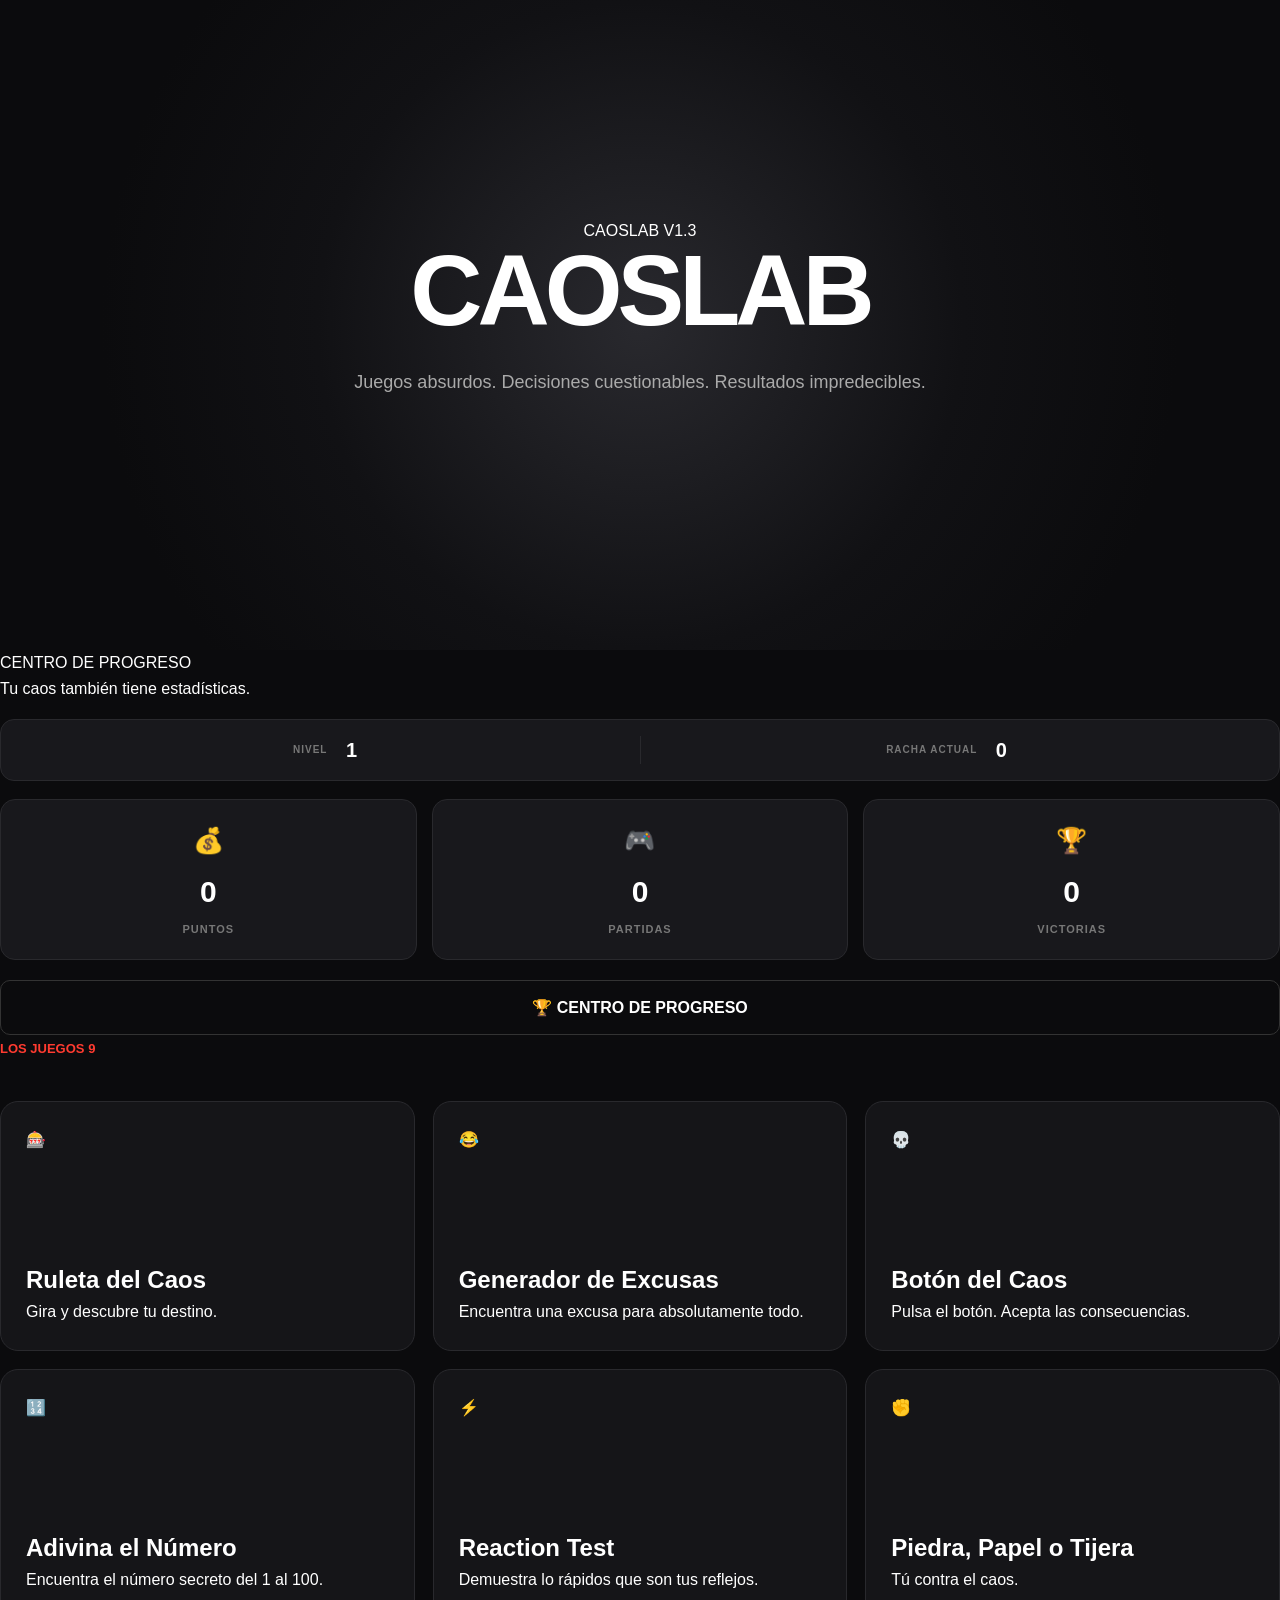
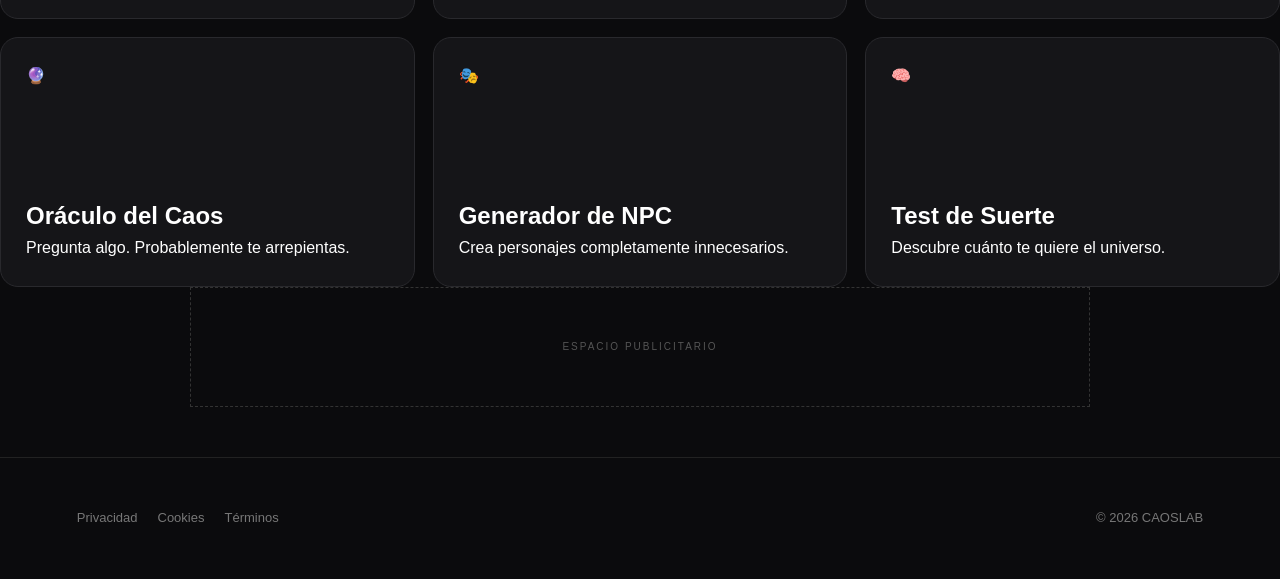
<file: index.html>
<!DOCTYPE html>
<html lang="es">

<head>

    <meta charset="UTF-8">

    <meta
        name="viewport"
        content="width=device-width, initial-scale=1.0"
    >

    <meta
        name="description"
        content="CAOSLAB — Juegos absurdos, pruebas y caos."
    >

    <meta
        name="theme-color"
        content="#0b0b0d"
    >

    <title>CAOSLAB — Juegos y Caos</title>

    <link
        rel="stylesheet"
        href="css/style.css"
    >

</head>


<body>


    <!-- =====================================================
         CABECERA
         ===================================================== -->

    <header class="hero">

        <div class="hero-content">

            <div class="hero-badge">
                CAOSLAB V1.3
            </div>

            <h1>
                CAOSLAB
            </h1>

            <p>
                Juegos absurdos. Decisiones cuestionables.
                Resultados impredecibles.
            </p>

        </div>

    </header>


    <!-- =====================================================
         CONTENIDO PRINCIPAL
         ===================================================== -->

    <main class="container">


        <!-- =================================================
             CENTRO DE PROGRESO
             ================================================= -->

        <section class="game-panel">

            <div class="result-title">
                CENTRO DE PROGRESO
            </div>

            <p class="game-message">
                Tu caos también tiene estadísticas.
            </p>


            <div class="progress-mini">

                <div class="progress-mini-item">

                    <span class="progress-mini-label">
                        NIVEL
                    </span>

                    <strong
                        id="playerLevelPreview"
                        class="progress-mini-value"
                    >
                        1
                    </strong>

                </div>


                <div class="progress-mini-divider"></div>


                <div class="progress-mini-item">

                    <span class="progress-mini-label">
                        RACHA ACTUAL
                    </span>

                    <strong
                        id="streakPreview"
                        class="progress-mini-value"
                    >
                        0
                    </strong>

                </div>

            </div>


            <div class="stats-grid">

                <div class="stat-card">

                    <div class="stat-icon">
                        💰
                    </div>

                    <div
                        class="stat-value"
                        id="totalPoints"
                    >
                        0
                    </div>

                    <div class="stat-label">
                        PUNTOS
                    </div>

                </div>


                <div class="stat-card">

                    <div class="stat-icon">
                        🎮
                    </div>

                    <div
                        class="stat-value"
                        id="totalGames"
                    >
                        0
                    </div>

                    <div class="stat-label">
                        PARTIDAS
                    </div>

                </div>


                <div class="stat-card">

                    <div class="stat-icon">
                        🏆
                    </div>

                    <div
                        class="stat-value"
                        id="totalWins"
                    >
                        0
                    </div>

                    <div class="stat-label">
                        VICTORIAS
                    </div>

                </div>

            </div>


            <a
                href="stats.html"
                class="stats-button"
            >
                🏆 CENTRO DE PROGRESO
            </a>

        </section>


        <!-- =================================================
             JUEGOS
             ================================================= -->

        <section class="games-section">

            <div class="section-title">
                <span>
                    LOS JUEGOS
                </span>

                <span
                    id="gameCount"
                    class="game-count"
                >
                    9
                </span>
            </div>


            <div class="games-grid">


                <!-- =========================================
                     RULETA
                     ========================================= -->

                <a
                    href="games/ruleta.html"
                    class="game-card"
                >

                    <div class="game-card-icon">
                        🎰
                    </div>

                    <div class="game-card-content">

                        <h2>
                            Ruleta del Caos
                        </h2>

                        <p>
                            Gira y descubre tu destino.
                        </p>

                    </div>

                </a>


                <!-- =========================================
                     EXCUSAS
                     ========================================= -->

                <a
                    href="games/excusas.html"
                    class="game-card"
                >

                    <div class="game-card-icon">
                        😂
                    </div>

                    <div class="game-card-content">

                        <h2>
                            Generador de Excusas
                        </h2>

                        <p>
                            Encuentra una excusa
                            para absolutamente todo.
                        </p>

                    </div>

                </a>


                <!-- =========================================
                     CAOS
                     ========================================= -->

                <a
                    href="games/caos.html"
                    class="game-card"
                >

                    <div class="game-card-icon">
                        💀
                    </div>

                    <div class="game-card-content">

                        <h2>
                            Botón del Caos
                        </h2>

                        <p>
                            Pulsa el botón.
                            Acepta las consecuencias.
                        </p>

                    </div>

                </a>


                <!-- =========================================
                     NÚMERO
                     ========================================= -->

                <a
                    href="games/numero.html"
                    class="game-card"
                >

                    <div class="game-card-icon">
                        🔢
                    </div>

                    <div class="game-card-content">

                        <h2>
                            Adivina el Número
                        </h2>

                        <p>
                            Encuentra el número secreto
                            del 1 al 100.
                        </p>

                    </div>

                </a>


                <!-- =========================================
                     REACTION
                     ========================================= -->

                <a
                    href="games/reaction.html"
                    class="game-card"
                >

                    <div class="game-card-icon">
                        ⚡
                    </div>

                    <div class="game-card-content">

                        <h2>
                            Reaction Test
                        </h2>

                        <p>
                            Demuestra lo rápidos
                            que son tus reflejos.
                        </p>

                    </div>

                </a>


                <!-- =========================================
                     PIEDRA PAPEL TIJERA
                     ========================================= -->

                <a
                    href="games/rps.html"
                    class="game-card"
                >

                    <div class="game-card-icon">
                        ✊
                    </div>

                    <div class="game-card-content">

                        <h2>
                            Piedra, Papel o Tijera
                        </h2>

                        <p>
                            Tú contra el caos.
                        </p>

                    </div>

                </a>


                <!-- =========================================
                     ORÁCULO
                     ========================================= -->

                <a
                    href="games/oraculo.html"
                    class="game-card"
                >

                    <div class="game-card-icon">
                        🔮
                    </div>

                    <div class="game-card-content">

                        <h2>
                            Oráculo del Caos
                        </h2>

                        <p>
                            Pregunta algo.
                            Probablemente te arrepientas.
                        </p>

                    </div>

                </a>


                <!-- =========================================
                     NPC
                     ========================================= -->

                <a
                    href="games/npc.html"
                    class="game-card"
                >

                    <div class="game-card-icon">
                        🎭
                    </div>

                    <div class="game-card-content">

                        <h2>
                            Generador de NPC
                        </h2>

                        <p>
                            Crea personajes completamente
                            innecesarios.
                        </p>

                    </div>

                </a>


                <!-- =========================================
                     SUERTE
                     ========================================= -->

                <a
                    href="games/suerte.html"
                    class="game-card"
                >

                    <div class="game-card-icon">
                        🧠
                    </div>

                    <div class="game-card-content">

                        <h2>
                            Test de Suerte
                        </h2>

                        <p>
                            Descubre cuánto te quiere
                            el universo.
                        </p>

                    </div>

                </a>


            </div>

        </section>


        <!-- =================================================
             PUBLICIDAD
             ================================================= -->

        <section class="ad-container">

            <div class="ad-placeholder">

                <span>
                    ESPACIO PUBLICITARIO
                </span>

            </div>

        </section>


    </main>


    <!-- =====================================================
         PIE DE PÁGINA
         ===================================================== -->

    <footer class="footer">

        <div class="footer-links">

            <a href="privacy.html">
                Privacidad
            </a>

            <a href="cookies.html">
                Cookies
            </a>

            <a href="terms.html">
                Términos
            </a>

        </div>


        <p>
            ©
            <span id="year"></span>
            CAOSLAB
        </p>

    </footer>


    <!-- =====================================================
         SCRIPTS
         ===================================================== -->

    <script src="js/stats.js"></script>

    <script src="js/app.js"></script>


</body>

</html>
</file>
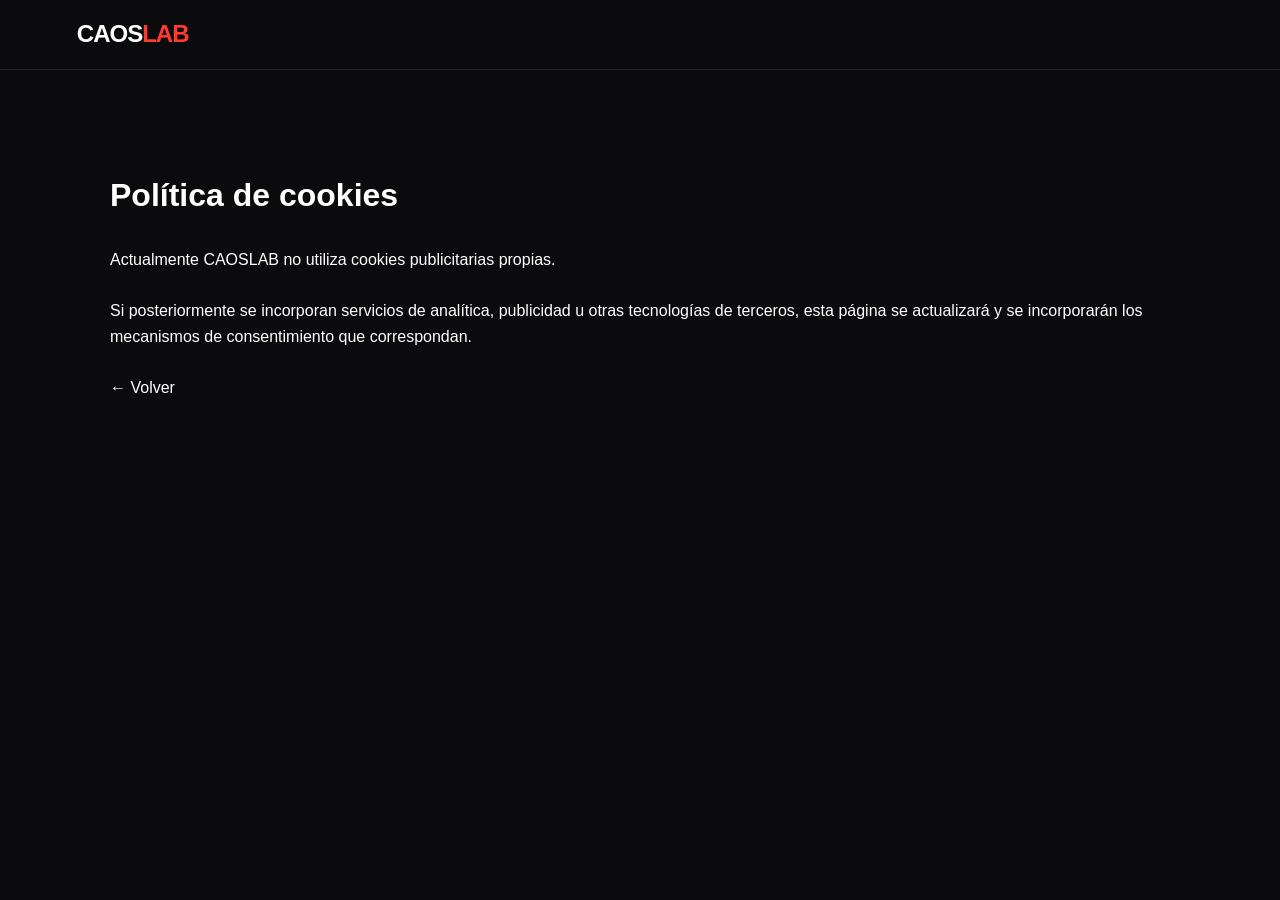
<file: cookies.html>
<!DOCTYPE html>
<html lang="es">

<head>

<meta charset="UTF-8">

<meta
name="viewport"
content="width=device-width, initial-scale=1.0"
>

<title>Cookies — CAOSLAB</title>

<link
rel="stylesheet"
href="css/style.css"
>

</head>

<body>

<header class="header">

<a href="index.html" class="logo">
CAOS<span>LAB</span>
</a>

</header>

<main class="section">

<h1>Política de cookies</h1>

<br>

<p>
Actualmente CAOSLAB no utiliza cookies publicitarias
propias.
</p>

<br>

<p>
Si posteriormente se incorporan servicios de analítica,
publicidad u otras tecnologías de terceros, esta página
se actualizará y se incorporarán los mecanismos de
consentimiento que correspondan.
</p>

<br>

<a href="index.html">
← Volver
</a>

</main>

</body>

</html>
</file>
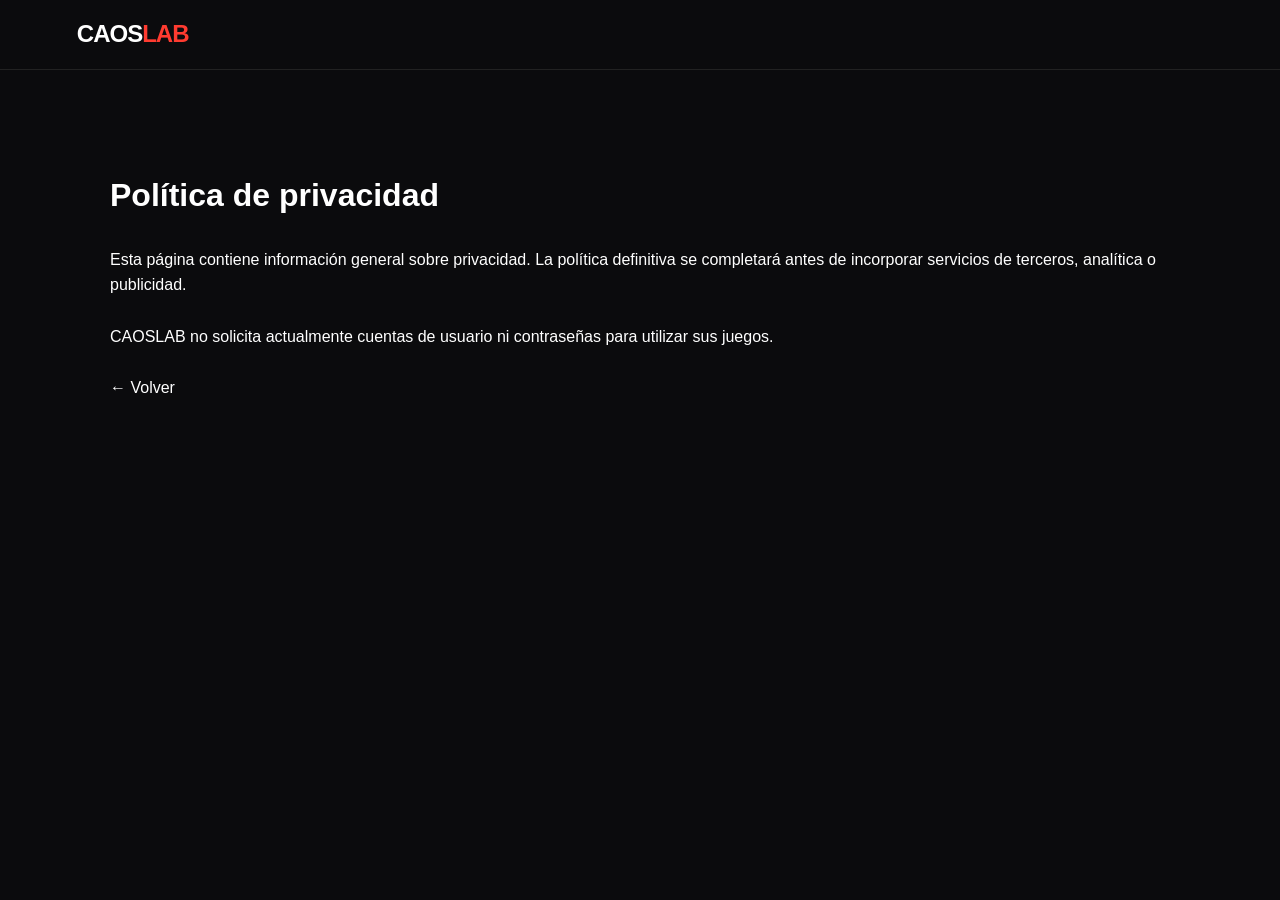
<file: privacy.html>
<!DOCTYPE html>
<html lang="es">

<head>

<meta charset="UTF-8">

<meta
name="viewport"
content="width=device-width, initial-scale=1.0"
>

<title>Privacidad — CAOSLAB</title>

<link
rel="stylesheet"
href="css/style.css"
>

</head>

<body>

<header class="header">

<a href="index.html" class="logo">
CAOS<span>LAB</span>
</a>

</header>

<main class="section">

<h1>Política de privacidad</h1>

<br>

<p>
Esta página contiene información general sobre privacidad.
La política definitiva se completará antes de incorporar
servicios de terceros, analítica o publicidad.
</p>

<br>

<p>
CAOSLAB no solicita actualmente cuentas de usuario ni
contraseñas para utilizar sus juegos.
</p>

<br>

<a href="index.html">
← Volver
</a>

</main>

</body>

</html>
</file>
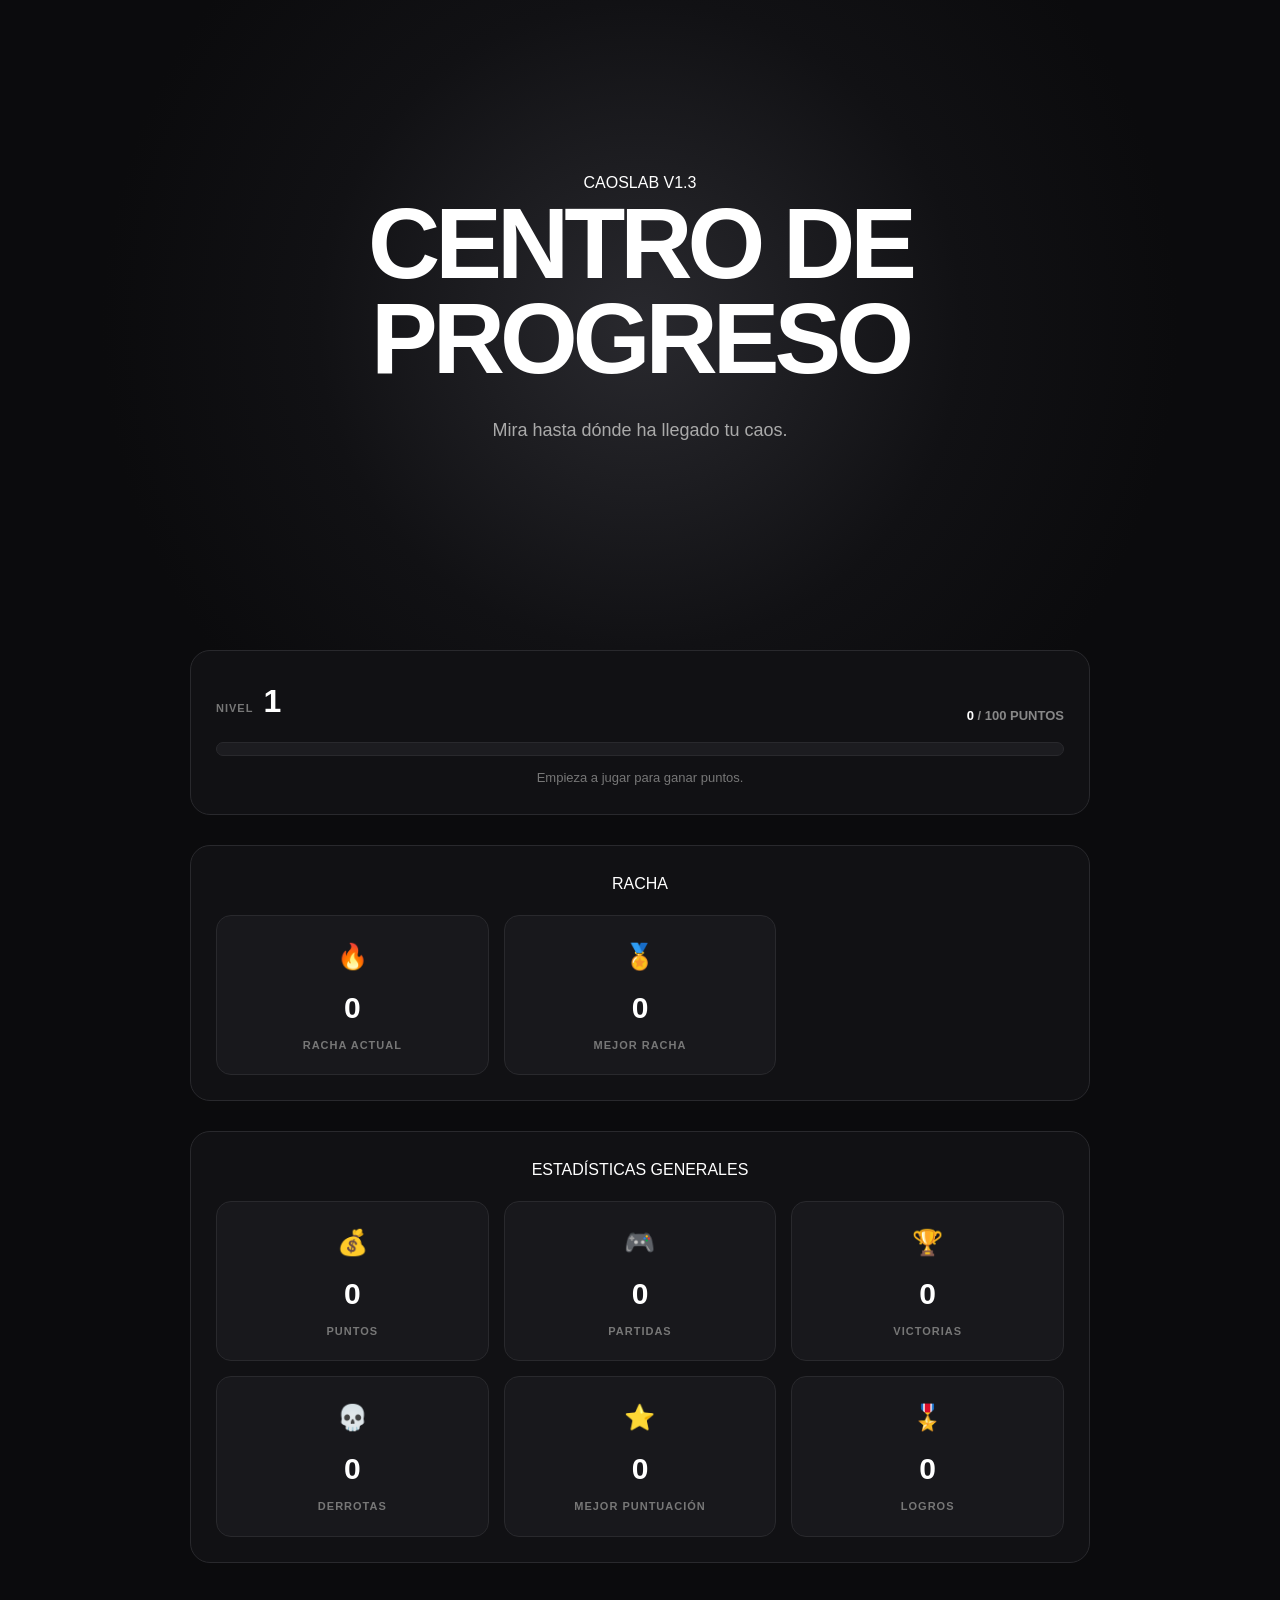
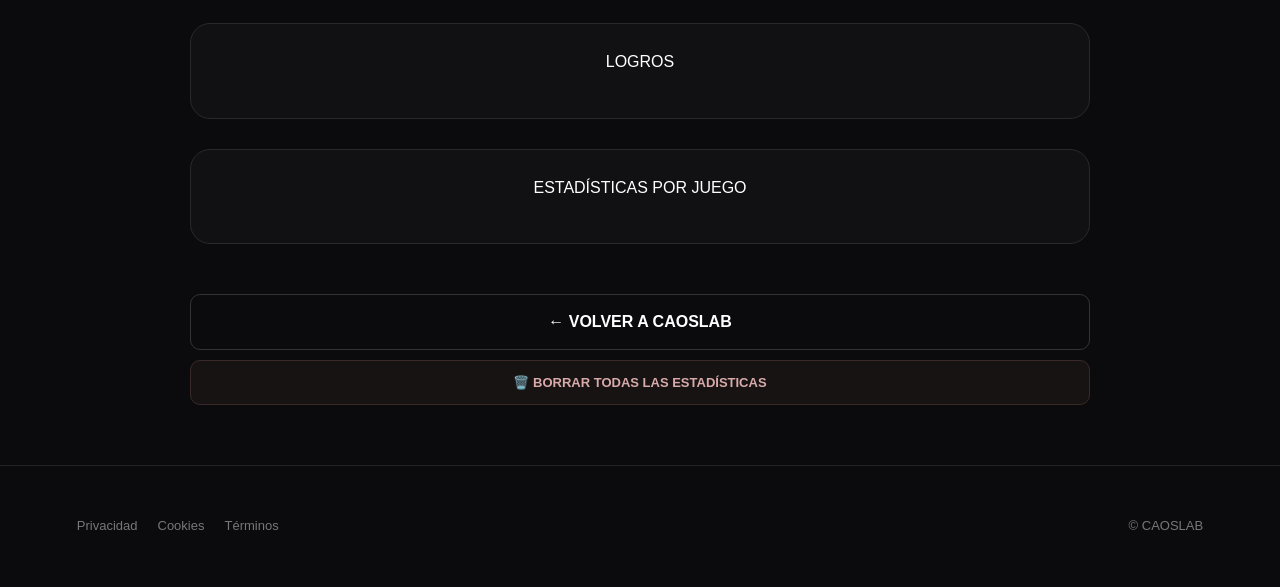
<file: stats.html>
<!DOCTYPE html>
<html lang="es">

<head>

    <meta charset="UTF-8">

    <meta
        name="viewport"
        content="width=device-width, initial-scale=1.0"
    >

    <meta
        name="description"
        content="CAOSLAB — Centro de Progreso y estadísticas."
    >

    <meta
        name="theme-color"
        content="#0b0b0d"
    >

    <title>
        Centro de Progreso — CAOSLAB
    </title>

    <link
        rel="stylesheet"
        href="css/style.css"
    >

</head>


<body>


    <!-- =====================================================
         CABECERA
         ===================================================== -->

    <header class="hero">

        <div class="hero-content">

            <div class="hero-badge">
                CAOSLAB V1.3
            </div>

            <h1>
                CENTRO DE PROGRESO
            </h1>

            <p>
                Mira hasta dónde ha llegado tu caos.
            </p>

        </div>

    </header>


    <!-- =====================================================
         CONTENIDO
         ===================================================== -->

    <main class="container">


        <!-- =================================================
             NIVEL Y PROGRESO
             ================================================= -->

        <section class="progress-panel">

            <div class="progress-header">

                <div>

                    <span class="progress-small">
                        NIVEL
                    </span>

                    <strong id="playerLevel">
                        1
                    </strong>

                </div>


                <div class="progress-points">

                    <span id="currentPoints">
                        0
                    </span>

                    /

                    <span id="nextLevelPoints">
                        100
                    </span>

                    PUNTOS

                </div>

            </div>


            <div class="progress-bar">

                <div
                    class="progress-fill"
                    id="levelProgress"
                ></div>

            </div>


            <p
                class="progress-message"
                id="levelMessage"
            >
                Empieza a jugar para ganar puntos.
            </p>

        </section>


        <!-- =================================================
             RACHA
             ================================================= -->

        <section class="streak-panel">

            <div class="stats-title">
                RACHA
            </div>


            <div class="stats-grid">


                <div class="stat-card">

                    <div class="stat-icon">
                        🔥
                    </div>

                    <div
                        class="stat-value"
                        id="currentStreak"
                    >
                        0
                    </div>

                    <div class="stat-label">
                        RACHA ACTUAL
                    </div>

                </div>


                <div class="stat-card">

                    <div class="stat-icon">
                        🏅
                    </div>

                    <div
                        class="stat-value"
                        id="bestStreak"
                    >
                        0
                    </div>

                    <div class="stat-label">
                        MEJOR RACHA
                    </div>

                </div>


            </div>

        </section>


        <!-- =================================================
             ESTADÍSTICAS GENERALES
             ================================================= -->

        <section class="stats-panel">

            <div class="stats-title">
                ESTADÍSTICAS GENERALES
            </div>


            <div class="stats-grid">


                <div class="stat-card">

                    <div class="stat-icon">
                        💰
                    </div>

                    <div
                        class="stat-value"
                        id="totalPoints"
                    >
                        0
                    </div>

                    <div class="stat-label">
                        PUNTOS
                    </div>

                </div>


                <div class="stat-card">

                    <div class="stat-icon">
                        🎮
                    </div>

                    <div
                        class="stat-value"
                        id="totalGames"
                    >
                        0
                    </div>

                    <div class="stat-label">
                        PARTIDAS
                    </div>

                </div>


                <div class="stat-card">

                    <div class="stat-icon">
                        🏆
                    </div>

                    <div
                        class="stat-value"
                        id="totalWins"
                    >
                        0
                    </div>

                    <div class="stat-label">
                        VICTORIAS
                    </div>

                </div>


                <div class="stat-card">

                    <div class="stat-icon">
                        💀
                    </div>

                    <div
                        class="stat-value"
                        id="totalLosses"
                    >
                        0
                    </div>

                    <div class="stat-label">
                        DERROTAS
                    </div>

                </div>


                <div class="stat-card">

                    <div class="stat-icon">
                        ⭐
                    </div>

                    <div
                        class="stat-value"
                        id="bestScore"
                    >
                        0
                    </div>

                    <div class="stat-label">
                        MEJOR PUNTUACIÓN
                    </div>

                </div>


                <div class="stat-card">

                    <div class="stat-icon">
                        🎖️
                    </div>

                    <div
                        class="stat-value"
                        id="achievementCount"
                    >
                        0
                    </div>

                    <div class="stat-label">
                        LOGROS
                    </div>

                </div>


            </div>

        </section>


        <!-- =================================================
             LOGROS
             ================================================= -->

        <section class="achievements-panel">

            <div class="stats-title">
                LOGROS
            </div>


            <div
                class="achievements-list"
                id="achievementsList"
            ></div>

        </section>


        <!-- =================================================
             ESTADÍSTICAS POR JUEGO
             ================================================= -->

        <section class="game-stats-panel">

            <div class="stats-title">
                ESTADÍSTICAS POR JUEGO
            </div>


            <div
                class="games-stats-list"
                id="gamesStatsList"
            ></div>

        </section>


        <!-- =================================================
             ACCIONES
             ================================================= -->

        <section class="stats-actions">

            <a
                href="index.html"
                class="stats-button"
            >
                ← VOLVER A CAOSLAB
            </a>


            <button
                type="button"
                id="resetStats"
                class="danger-button"
            >
                🗑️ BORRAR TODAS LAS ESTADÍSTICAS
            </button>

        </section>


    </main>


    <!-- =====================================================
         PIE DE PÁGINA
         ===================================================== -->

    <footer class="footer">

        <div class="footer-links">

            <a href="privacy.html">
                Privacidad
            </a>

            <a href="cookies.html">
                Cookies
            </a>

            <a href="terms.html">
                Términos
            </a>

        </div>


        <p>

            ©
            <span id="year"></span>
            CAOSLAB

        </p>

    </footer>


    <!-- =====================================================
         ESTADÍSTICAS
         ===================================================== -->

    <script src="js/stats.js"></script>


    <!-- =====================================================
         CONTROL DEL CENTRO DE PROGRESO
         ===================================================== -->

    <script>

        (function () {

            "use strict";


            /* ===============================================
               OBTENER ESTADÍSTICAS
               =============================================== */

            const stats =
                window.CAOSLAB_STATS.get();


            /* ===============================================
               NIVEL
               =============================================== */

            const level =
                window.CAOSLAB_STATS.getLevel(
                    stats.points
                );


            const progress =
                window.CAOSLAB_STATS.getLevelProgress(
                    stats.points
                );


            const nextLevel =
                window.CAOSLAB_STATS.getNextLevelPoints(
                    stats.points
                );


            document.getElementById(
                "playerLevel"
            ).textContent = level;


            document.getElementById(
                "currentPoints"
            ).textContent = stats.points;


            document.getElementById(
                "nextLevelPoints"
            ).textContent = nextLevel;


            document.getElementById(
                "levelProgress"
            ).style.width =
                progress + "%";


            /* ===============================================
               MENSAJE DE NIVEL
               =============================================== */

            const levelMessage =
                document.getElementById(
                    "levelMessage"
                );


            if (
                stats.points === 0
            ) {

                levelMessage.textContent =
                    "Empieza a jugar para ganar puntos.";

            }

            else if (
                progress === 0
            ) {

                levelMessage.textContent =
                    "¡Nivel recién alcanzado! El siguiente nivel te espera.";

            }

            else {

                const remaining =
                    100 - progress;


                levelMessage.textContent =
                    "Te faltan " +
                    remaining +
                    " puntos para alcanzar el nivel " +
                    (level + 1) +
                    ".";

            }


            /* ===============================================
               RACHA
               =============================================== */

            document.getElementById(
                "currentStreak"
            ).textContent =
                stats.streak || 0;


            document.getElementById(
                "bestStreak"
            ).textContent =
                stats.bestStreak || 0;


            /* ===============================================
               ESTADÍSTICAS GENERALES
               =============================================== */

            document.getElementById(
                "totalPoints"
            ).textContent =
                stats.points;


            document.getElementById(
                "totalGames"
            ).textContent =
                stats.totalGames;


            document.getElementById(
                "totalWins"
            ).textContent =
                stats.wins;


            document.getElementById(
                "totalLosses"
            ).textContent =
                stats.losses;


            document.getElementById(
                "bestScore"
            ).textContent =
                stats.bestScore;


            document.getElementById(
                "achievementCount"
            ).textContent =
                stats.achievements.length;


            /* ===============================================
               LOGROS
               =============================================== */

            const achievements = [

                {
                    id: "first_game",
                    icon: "🎮",
                    name: "Primer Caos",
                    description:
                        "Juega tu primera partida."
                },

                {
                    id: "ten_games",
                    icon: "🔥",
                    name: "Adicto al Caos",
                    description:
                        "Juega 10 partidas."
                },

                {
                    id: "first_win",
                    icon: "🏆",
                    name: "Primera Victoria",
                    description:
                        "Consigue tu primera victoria."
                },

                {
                    id: "five_wins",
                    icon: "👑",
                    name: "Dominador",
                    description:
                        "Consigue 5 victorias."
                },

                {
                    id: "hundred_points",
                    icon: "💰",
                    name: "Cien Puntos",
                    description:
                        "Consigue 100 puntos."
                },

                {
                    id: "five_hundred_points",
                    icon: "💎",
                    name: "Quinientos",
                    description:
                        "Consigue 500 puntos."
                },

                {
                    id: "three_day_streak",
                    icon: "🔥",
                    name: "Tres Días",
                    description:
                        "Juega durante 3 días consecutivos."
                },

                {
                    id: "seven_day_streak",
                    icon: "⚡",
                    name: "Semana Caótica",
                    description:
                        "Juega durante 7 días consecutivos."
                }

            ];


            const achievementsList =
                document.getElementById(
                    "achievementsList"
                );


            achievementsList.innerHTML = "";


            achievements.forEach(
                function (achievement) {

                    const unlocked =
                        stats.achievements.includes(
                            achievement.id
                        );


                    const element =
                        document.createElement(
                            "div"
                        );


                    element.className =
                        "achievement " +
                        (
                            unlocked
                                ? "unlocked"
                                : "locked"
                        );


                    element.innerHTML = `

                        <div class="achievement-icon">
                            ${
                                unlocked
                                    ? achievement.icon
                                    : "🔒"
                            }
                        </div>

                        <div>

                            <strong>
                                ${achievement.name}
                            </strong>

                            <span>
                                ${achievement.description}
                            </span>

                            <small>
                                ${
                                    unlocked
                                        ? "DESBLOQUEADO"
                                        : "BLOQUEADO"
                                }
                            </small>

                        </div>

                    `;


                    achievementsList.appendChild(
                        element
                    );

                }
            );


            /* ===============================================
               ESTADÍSTICAS DE JUEGOS
               =============================================== */

            const games = [

                {
                    key: "ruleta",
                    name: "🎰 Ruleta del Caos"
                },

                {
                    key: "excusas",
                    name: "😂 Generador de Excusas"
                },

                {
                    key: "caos",
                    name: "💀 Botón del Caos"
                },

                {
                    key: "numero",
                    name: "🔢 Adivina el Número"
                },

                {
                    key: "reaction",
                    name: "⚡ Reaction Test"
                },

                {
                    key: "rps",
                    name: "✊ Piedra, Papel o Tijera"
                },

                {
                    key: "oraculo",
                    name: "🔮 Oráculo del Caos"
                },

                {
                    key: "npc",
                    name: "🎭 Generador de NPC"
                },

                {
                    key: "suerte",
                    name: "🧠 Test de Suerte"
                }

            ];


            const gamesStatsList =
                document.getElementById(
                    "gamesStatsList"
                );


            gamesStatsList.innerHTML = "";


            games.forEach(
                function (game) {

                    const data =
                        window.CAOSLAB_STATS.getGameStats(
                            game.key
                        );


                    const row =
                        document.createElement(
                            "div"
                        );


                    row.className =
                        "game-stat-row";


                    row.innerHTML = `

                        <div class="game-stat-name">

                            <strong>
                                ${game.name}
                            </strong>

                        </div>


                        <div class="game-stat-data">

                            <span>
                                🎮 ${data.plays}
                            </span>

                            <span>
                                🏆 ${data.wins}
                            </span>

                            <span>
                                💀 ${data.losses}
                            </span>

                            <span>
                                💰 ${data.points}
                            </span>

                            <span>
                                ⭐ ${data.bestScore}
                            </span>

                        </div>

                    `;


                    gamesStatsList.appendChild(
                        row
                    );

                }
            );


            /*
</file>
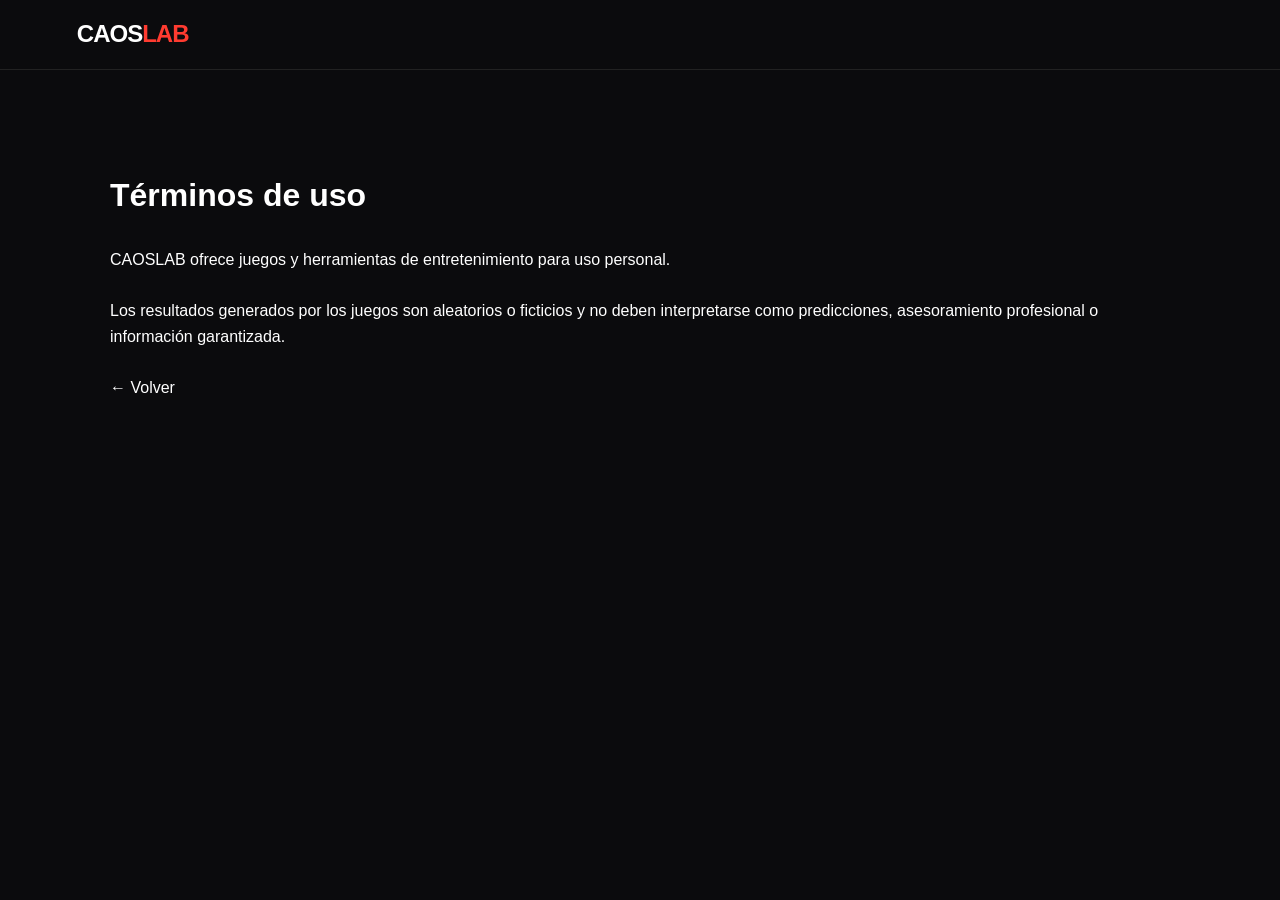
<file: terms.html>
<!DOCTYPE html>
<html lang="es">

<head>

<meta charset="UTF-8">

<meta
name="viewport"
content="width=device-width, initial-scale=1.0"
>

<title>Términos — CAOSLAB</title>

<link
rel="stylesheet"
href="css/style.css"
>

</head>

<body>

<header class="header">

<a href="index.html" class="logo">
CAOS<span>LAB</span>
</a>

</header>

<main class="section">

<h1>Términos de uso</h1>

<br>

<p>
CAOSLAB ofrece juegos y herramientas de entretenimiento
para uso personal.
</p>

<br>

<p>
Los resultados generados por los juegos son aleatorios
o ficticios y no deben interpretarse como predicciones,
asesoramiento profesional o información garantizada.
</p>

<br>

<a href="index.html">
← Volver
</a>

</main>

</body>

</html>
</file>
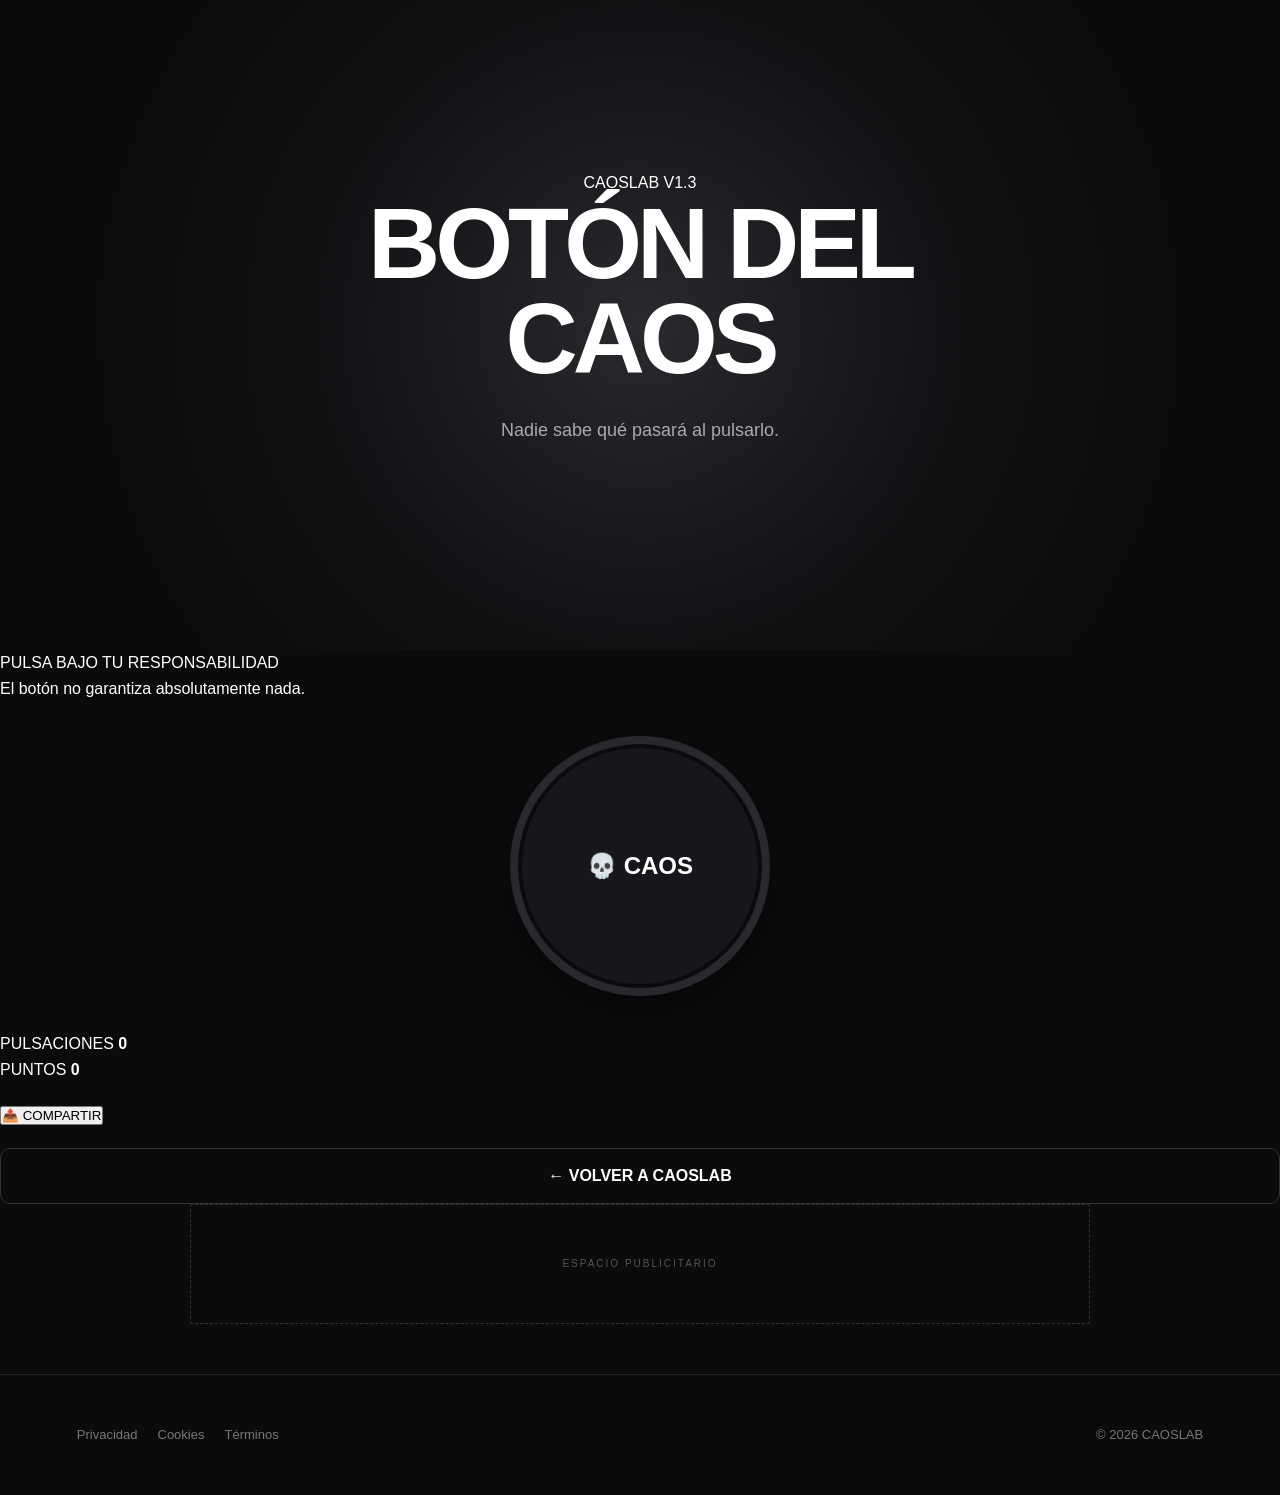
<file: games/caos.html>
<!DOCTYPE html>
<html lang="es">

<head>

    <meta charset="UTF-8">

    <meta
        name="viewport"
        content="width=device-width, initial-scale=1.0"
    >

    <meta
        name="description"
        content="CAOSLAB — Botón del Caos"
    >

    <meta
        name="theme-color"
        content="#0b0b0d"
    >

    <title>
        Botón del Caos — CAOSLAB
    </title>

    <link
        rel="stylesheet"
        href="../css/style.css"
    >

    <style>

        .chaos-button {

            width: min(260px, 80vw);
            height: min(260px, 80vw);

            margin: 35px auto;

            display: flex;
            align-items: center;
            justify-content: center;

            border: 8px solid #29292d;
            border-radius: 50%;

            background: #17171b;
            color: white;

            font-family: inherit;
            font-size: 24px;
            font-weight: 900;

            cursor: pointer;

            box-shadow:
                0 12px 35px rgba(0,0,0,.4),
                inset 0 0 0 4px #0b0b0d;

            transition:
                transform .12s ease,
                background .2s ease,
                border-color .2s ease;
        }

        .chaos-button:hover {

            transform: scale(1.03);

            background: #1d1d22;

            border-color: #44444a;

        }

        .chaos-button:active {

            transform: scale(.96);

        }

        .chaos-button:disabled {

            opacity: .6;

            cursor: wait;

        }

        .chaos-result {

            min-height: 90px;

            display: flex;
            flex-direction: column;
            align-items: center;
            justify-content: center;

        }

        .chaos-result strong {

            display: block;

            margin-bottom: 8px;

            color: white;

            font-size: 20px;
            font-weight: 900;

        }

        .chaos-result span {

            color: #aaa;

            font-size: 13px;

        }

        .chaos-points {

            margin-top: 10px;

            color: white;

            font-size: 26px;
            font-weight: 900;

        }

        @media (max-width: 420px) {

            .chaos-button {

                font-size: 20px;

                border-width: 6px;

            }

        }

    </style>

</head>


<body>


    <!-- =====================================================
         CABECERA
         ===================================================== -->

    <header class="hero">

        <div class="hero-content">

            <div class="hero-badge">
                CAOSLAB V1.3
            </div>

            <h1>
                BOTÓN DEL CAOS
            </h1>

            <p>
                Nadie sabe qué pasará al pulsarlo.
            </p>

        </div>

    </header>


    <!-- =====================================================
         JUEGO
         ===================================================== -->

    <main class="container">


        <section class="game-panel">


            <div
                class="game-result"
                id="result"
            >

                <div class="result-title">
                    PULSA BAJO TU RESPONSABILIDAD
                </div>

                <p class="result-text">
                    El botón no garantiza absolutamente nada.
                </p>

            </div>


            <button
                type="button"
                id="chaosButton"
                class="chaos-button"
            >
                💀 CAOS
            </button>


            <!-- =============================================
                 SESIÓN
                 ============================================= -->

            <div
                class="score-board"
                style="margin-top: 10px;"
            >

                <div class="score-item">

                    <span>
                        PULSACIONES
                    </span>

                    <strong id="plays">
                        0
                    </strong>

                </div>


                <div class="score-item">

                    <span>
                        PUNTOS
                    </span>

                    <strong id="sessionPoints">
                        0
                    </strong>

                </div>

            </div>


            <!-- =============================================
                 ACCIONES
                 ============================================= -->

            <div
                class="game-actions"
                style="margin-top: 20px;"
            >

                <button
                    type="button"
                    id="shareButton"
                    class="secondary-button"
                >
                    📤 COMPARTIR
                </button>


                <a
                    href="../index.html"
                    class="stats-button"
                >
                    ← VOLVER A CAOSLAB
                </a>

            </div>


        </section>


        <!-- =================================================
             PUBLICIDAD
             ================================================= -->

        <section class="ad-container">

            <div class="ad-placeholder">

                <span>
                    ESPACIO PUBLICITARIO
                </span>

            </div>

        </section>


    </main>


    <!-- =====================================================
         PIE
         ===================================================== -->

    <footer class="footer">

        <div class="footer-links">

            <a href="../privacy.html">
                Privacidad
            </a>

            <a href="../cookies.html">
                Cookies
            </a>

            <a href="../terms.html">
                Términos
            </a>

        </div>


        <p>

            ©
            <span id="year"></span>
            CAOSLAB

        </p>

    </footer>


    <!-- =====================================================
         ESTADÍSTICAS
         ===================================================== -->

    <script src="../js/stats.js"></script>


    <!-- =====================================================
         LÓGICA
         ===================================================== -->

    <script>

        (function () {

            "use strict";


            const outcomes = [

                {
                    text: "HAS GANADO 10 PUNTOS",
                    points: 10
                },

                {
                    text: "EL CAOS TE HA PERDONADO",
                    points: 50
                },

                {
                    text: "¡CAOS TOTAL!",
                    points: 250
                },

                {
                    text: "CASI SALE MAL",
                    points: 25
                },

                {
                    text: "EL UNIVERSO TE PREMIA",
                    points: 200
                },

                {
                    text: "NO ESTÁ MAL",
                    points: 150
                },

                {
                    text: "EL CAOS TE CONOCE",
                    points: 75
                },

                {
                    text: "HAS SOBREVIVIDO",
                    points: 100
                },

                {
                    text: "ESO HA SIDO TRISTE",
                    points: 20
                },

                {
                    text: "BUENA JUGADA",
                    points: 125
                },

                {
                    text: "HOY TIENES SUERTE",
                    points: 175
                },

                {
                    text: "EL CAOS ESTÁ CONTENTO",
                    points: 225
                }

            ];


            const chaosButton =
                document.getElementById(
                    "chaosButton"
                );


            const result =
                document.getElementById(
                    "result"
                );


            const playsElement =
                document.getElementById(
                    "plays"
                );


            const pointsElement =
                document.getElementById(
                    "sessionPoints"
                );


            const shareButton =
                document.getElementById(
                    "shareButton"
                );


            let plays = 0;

            let sessionPoints = 0;

            let lastOutcome = null;

            let locked = false;


            /* ===============================================
               PULSAR
               =============================================== */

            chaosButton.addEventListener(
                "click",
                function () {

                    if (locked) {
                        return;
                    }


                    locked = true;

                    chaosButton.disabled =
                        true;

                    chaosButton.textContent =
                        "💀 ...";


                    setTimeout(
                        function () {

                            const index =
                                Math.floor(
                                    Math.random() *
                                    outcomes.length
                                );


                            const outcome =
                                outcomes[index];


                            lastOutcome =
                                outcome;


                            plays += 1;

                            sessionPoints +=
                                outcome.points;


                            playsElement.textContent =
                                plays;


                            pointsElement.textContent =
                                sessionPoints;


                            result.innerHTML = `

                                <div class="result-title">
                                    RESULTADO
                                </div>

                                <div class="chaos-result">

                                    <strong>
                                        ${outcome.text}
                                    </strong>

                                    <span>
                                        Has conseguido
                                    </span>

                                    <div class="chaos-points">
                                        +${outcome.points} PUNTOS
                                    </div>

                                </div>

                            `;


                            /*
                             * Registrar únicamente
                             * el resultado actual.
                             */

                            if (
                                window.CAOSLAB_STATS
                            ) {

                                window.CAOSLAB_STATS.recordGame(
                                    "caos",
                                    "play",
                                    outcome.points
                                );

                            }


                            chaosButton.disabled =
                                false;

                            chaosButton.textContent =
                                "💀 CAOS";

                            locked = false;


                        },
                        500
                    );

                }
            );


            /* ===============================================
               COMPARTIR
               =============================================== */

            shareButton.addEventListener(
                "click",
                async function () {

                    if (!lastOutcome) {

                        alert(
                            "Primero pulsa el botón del caos."
                        );

                        return;

                    }


                    const text =
                        "He pulsado el Botón del Caos de CAOSLAB y me ha dado " +
                        lastOutcome.points +
                        " puntos. 💀";


                    try {

                        if (
                            navigator.share
                        ) {

                            await navigator.share({

                                title:
                                    "CAOSLAB — Botón del Caos",

                                text:
                                    text

                            });

                        }

                        else if (
                            navigator.clipboard
                        ) {

                            await navigator.clipboard.writeText(
                                text
                            );


                            alert(
                                "Resultado copiado al portapapeles."
                            );

                        }

                    } catch (error) {

                        if (
                            error.name !==
                            "AbortError"
                        ) {

                            console.error(
                                "CAOSLAB: error compartiendo",
                                error
                            );

                        }

                    }

                }
            );


            /* ===============================================
               AÑO
               =============================================== */

            const year =
                document.getElementById(
                    "year"
                );


            if (year) {

                year.textContent =
                    new Date().getFullYear();

            }

        })();

    </script>


</body>

</html>
</file>
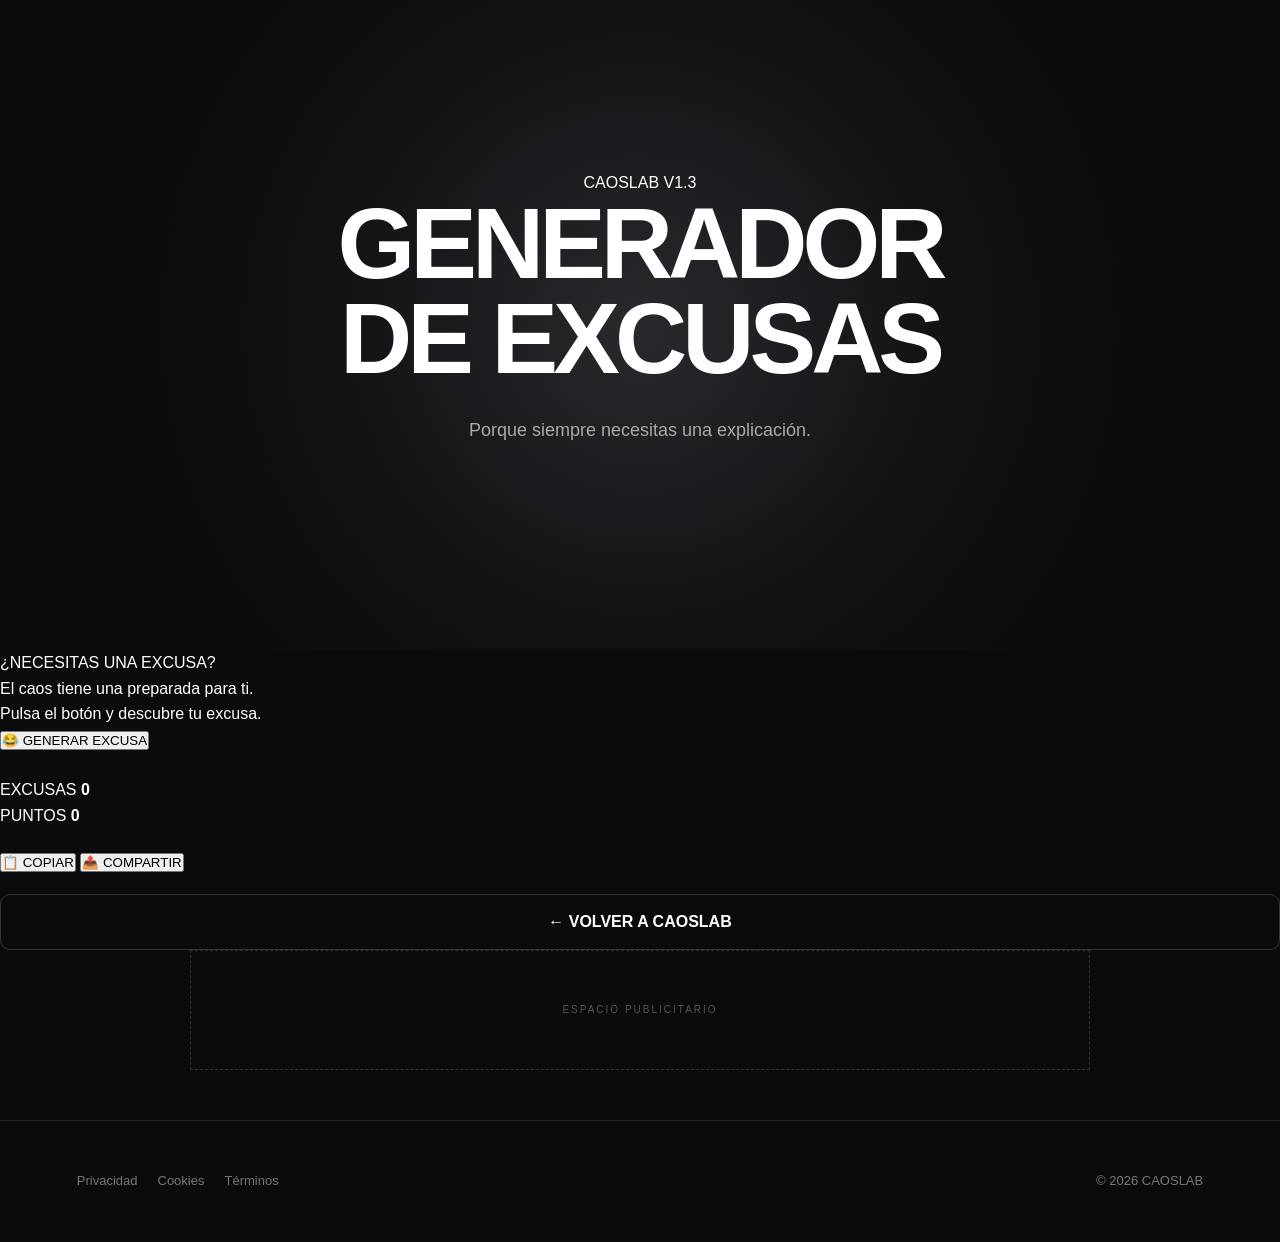
<file: games/excusas.html>
<!DOCTYPE html>
<html lang="es">

<head>

    <meta charset="UTF-8">

    <meta
        name="viewport"
        content="width=device-width, initial-scale=1.0"
    >

    <meta
        name="description"
        content="CAOSLAB — Generador de Excusas"
    >

    <meta
        name="theme-color"
        content="#0b0b0d"
    >

    <title>
        Generador de Excusas — CAOSLAB
    </title>

    <link
        rel="stylesheet"
        href="../css/style.css"
    >

</head>


<body>


    <!-- =====================================================
         CABECERA
         ===================================================== -->

    <header class="hero">

        <div class="hero-content">

            <div class="hero-badge">
                CAOSLAB V1.3
            </div>

            <h1>
                GENERADOR DE EXCUSAS
            </h1>

            <p>
                Porque siempre necesitas una explicación.
            </p>

        </div>

    </header>


    <!-- =====================================================
         CONTENIDO
         ===================================================== -->

    <main class="container">


        <section class="game-panel">


            <div
                class="game-result"
                id="result"
            >

                <div class="result-title">
                    ¿NECESITAS UNA EXCUSA?
                </div>

                <p class="result-text">
                    El caos tiene una preparada para ti.
                </p>

            </div>


            <div
                class="excuse-text"
                id="excuseText"
            >
                Pulsa el botón y descubre tu excusa.
            </div>


            <button
                type="button"
                id="generateButton"
                class="game-button"
            >
                😂 GENERAR EXCUSA
            </button>


            <!-- =============================================
                 ESTADÍSTICAS DE SESIÓN
                 ============================================= -->

            <div
                class="score-board"
                style="margin-top: 25px;"
            >

                <div class="score-item">

                    <span>
                        EXCUSAS
                    </span>

                    <strong id="plays">
                        0
                    </strong>

                </div>


                <div class="score-item">

                    <span>
                        PUNTOS
                    </span>

                    <strong id="sessionPoints">
                        0
                    </strong>

                </div>

            </div>


            <!-- =============================================
                 ACCIONES
                 ============================================= -->

            <div
                class="game-actions"
                style="margin-top: 20px;"
            >

                <button
                    type="button"
                    id="copyButton"
                    class="secondary-button"
                >
                    📋 COPIAR
                </button>


                <button
                    type="button"
                    id="shareButton"
                    class="secondary-button"
                >
                    📤 COMPARTIR
                </button>


                <a
                    href="../index.html"
                    class="stats-button"
                >
                    ← VOLVER A CAOSLAB
                </a>

            </div>


        </section>


        <!-- =================================================
             PUBLICIDAD
             ================================================= -->

        <section class="ad-container">

            <div class="ad-placeholder">

                <span>
                    ESPACIO PUBLICITARIO
                </span>

            </div>

        </section>


    </main>


    <!-- =====================================================
         PIE
         ===================================================== -->

    <footer class="footer">

        <div class="footer-links">

            <a href="../privacy.html">
                Privacidad
            </a>

            <a href="../cookies.html">
                Cookies
            </a>

            <a href="../terms.html">
                Términos
            </a>

        </div>


        <p>

            ©
            <span id="year"></span>
            CAOSLAB

        </p>

    </footer>


    <!-- =====================================================
         ESTADÍSTICAS
         ===================================================== -->

    <script src="../js/stats.js"></script>


    <!-- =====================================================
         LÓGICA DEL JUEGO
         ===================================================== -->

    <script>

        (function () {

            "use strict";


            const POINTS = 50;


            const excuses = [

                "No llegué tarde. El tiempo llegó demasiado pronto.",

                "Mi alarma sonó, pero decidimos ignorarnos mutuamente.",

                "Iba a hacerlo, pero mi cerebro abrió otra pestaña.",

                "Mi perro se quedó mirando y me pareció importante respetar su opinión.",

                "Estaba a punto de hacerlo cuando ocurrió algo completamente innecesario.",

                "El universo me pidió que no lo hiciera.",

                "Se me olvidó porque estaba intentando recordar otra cosa.",

                "Mi móvil tenía demasiadas notificaciones y entré en modo supervivencia.",

                "Lo tenía preparado, pero desapareció misteriosamente.",

                "Pensé que hoy era mañana.",

                "Mi concentración salió a dar una vuelta y todavía no ha vuelto.",

                "Había tráfico emocional.",

                "Mi cerebro necesitaba instalar una actualización.",

                "Lo hice mentalmente. Cuenta, ¿no?",

                "El problema no fui yo. Fue la organización del universo.",

                "Me distraje cinco segundos y perdí aproximadamente tres horas.",

                "La situación requería una pausa estratégica de duración indefinida.",

                "Estaba esperando el momento perfecto. Sigue sin llegar.",

                "Mi sentido común recomendó no hacerlo.",

                "Técnicamente tenía intención de hacerlo, así que cuenta como casi hecho."

            ];


            const excuseText =
                document.getElementById(
                    "excuseText"
                );


            const generateButton =
                document.getElementById(
                    "generateButton"
                );


            const copyButton =
                document.getElementById(
                    "copyButton"
                );


            const shareButton =
                document.getElementById(
                    "shareButton"
                );


            const playsElement =
                document.getElementById(
                    "plays"
                );


            const pointsElement =
                document.getElementById(
                    "sessionPoints"
                );


            let plays = 0;

            let sessionPoints = 0;

            let currentExcuse = "";


            /* ===============================================
               GENERAR EXCUSA
               =============================================== */

            function generateExcuse() {

                const index =
                    Math.floor(
                        Math.random() *
                        excuses.length
                    );


                currentExcuse =
                    excuses[index];


                excuseText.textContent =
                    currentExcuse;


                plays += 1;

                sessionPoints += POINTS;


                playsElement.textContent =
                    plays;


                pointsElement.textContent =
                    sessionPoints;


                if (
                    window.CAOSLAB_STATS
                ) {

                    window.CAOSLAB_STATS.recordGame(
                        "excusas",
                        "play",
                        POINTS
                    );

                }

            }


            generateButton.addEventListener(
                "click",
                generateExcuse
            );


            /* ===============================================
               COPIAR
               =============================================== */

            copyButton.addEventListener(
                "click",
                async function () {

                    if (!currentExcuse) {

                        alert(
                            "Primero genera una excusa."
                        );

                        return;

                    }


                    try {

                        await navigator.clipboard.writeText(
                            currentExcuse
                        );


                        copyButton.textContent =
                            "✅ COPIADO";


                        setTimeout(
                            function () {

                                copyButton.textContent =
                                    "📋 COPIAR";

                            },
                            1500
                        );


                    } catch (error) {

                        console.error(
                            "CAOSLAB: error copiando",
                            error
                        );

                    }

                }
            );


            /* ===============================================
               COMPARTIR
               =============================================== */

            shareButton.addEventListener(
                "click",
                async function () {

                    if (!currentExcuse) {

                        alert(
                            "Primero genera una excusa."
                        );

                        return;

                    }


                    const text =
                        "Mi excusa de hoy es: \"" +
                        currentExcuse +
                        "\" 😂";


                    try {

                        if (
                            navigator.share
                        ) {

                            await navigator.share({

                                title:
                                    "CAOSLAB — Generador de Excusas",

                                text:
                                    text

                            });

                        }

                        else if (
                            navigator.clipboard
                        ) {

                            await navigator.clipboard.writeText(
                                text
                            );


                            alert(
                                "Excusa copiada al portapapeles."
                            );

                        }

                    } catch (error) {

                        if (
                            error.name !==
                            "AbortError"
                        ) {

                            console.error(
                                "CAOSLAB: error compartiendo",
                                error
                            );

                        }

                    }

                }
            );


            /* ===============================================
               AÑO
               =============================================== */

            const year =
                document.getElementById(
                    "year"
                );


            if (year) {

                year.textContent =
                    new Date().getFullYear();

            }

        })();

    </script>


</body>

</html>
</file>
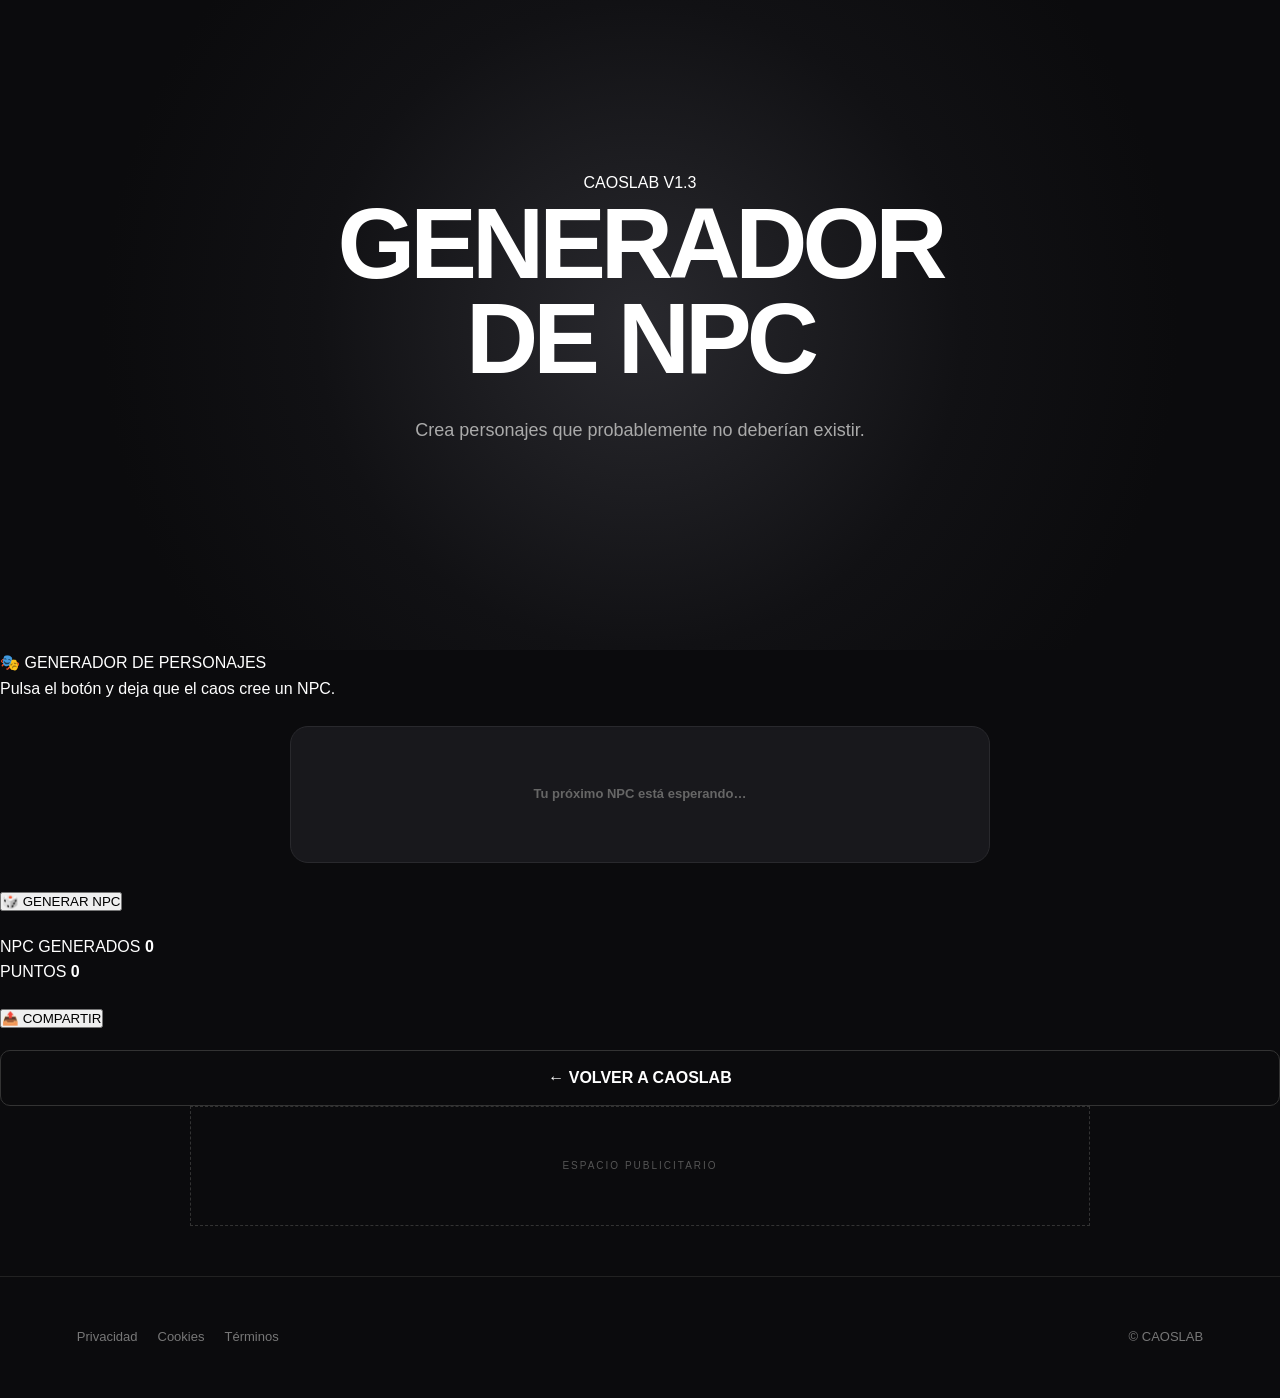
<file: games/npc.html>
<!DOCTYPE html>
<html lang="es">

<head>

    <meta charset="UTF-8">

    <meta
        name="viewport"
        content="width=device-width, initial-scale=1.0"
    >

    <meta
        name="description"
        content="CAOSLAB — Generador de NPC"
    >

    <meta
        name="theme-color"
        content="#0b0b0d"
    >

    <title>
        Generador de NPC — CAOSLAB
    </title>

    <link
        rel="stylesheet"
        href="../css/style.css"
    >

    <style>

        .npc-result {
            width: 100%;
            max-width: 700px;
            margin: 25px auto;
            padding: 22px;
            box-sizing: border-box;
            background: #18181c;
            border: 1px solid #29292d;
            border-radius: 18px;
        }

        .npc-name {
            margin-bottom: 20px;
            color: white;
            font-size: 28px;
            font-weight: 900;
            text-align: center;
        }

        .npc-info {
            display: grid;
            grid-template-columns: repeat(2, 1fr);
            gap: 9px;
        }

        .npc-row {
            min-width: 0;
            padding: 13px;
            box-sizing: border-box;
            background: #111114;
            border: 1px solid #252529;
            border-radius: 11px;
        }

        .npc-label {
            margin-bottom: 5px;
            color: #666;
            font-size: 8px;
            font-weight: 900;
            letter-spacing: 0.8px;
        }

        .npc-value {
            color: #eee;
            font-size: 12px;
            font-weight: 800;
            line-height: 1.4;
            overflow-wrap: anywhere;
        }

        .npc-danger {
            margin-top: 12px;
            padding: 15px;
            box-sizing: border-box;
            background: #111114;
            border: 1px solid #29292d;
            border-radius: 12px;
            text-align: center;
        }

        .npc-danger-label {
            color: #666;
            font-size: 8px;
            font-weight: 900;
            letter-spacing: 1px;
        }

        .npc-danger-value {
            margin-top: 5px;
            color: white;
            font-size: 15px;
            font-weight: 900;
            line-height: 1.4;
        }

        .npc-points {
            margin-top: 10px;
            color: #999;
            font-size: 11px;
            font-weight: 900;
            text-align: center;
        }

        .npc-empty {
            padding: 35px 20px;
            color: #666;
            font-size: 13px;
            font-weight: 700;
            text-align: center;
        }

        @media (max-width: 600px) {

            .npc-result {
                padding: 16px;
            }

            .npc-name {
                font-size: 23px;
            }

            .npc-info {
                grid-template-columns: 1fr;
            }

        }

    </style>

</head>


<body>


    <!-- =====================================================
         CABECERA
         ===================================================== -->

    <header class="hero">

        <div class="hero-content">

            <div class="hero-badge">
                CAOSLAB V1.3
            </div>

            <h1>
                GENERADOR DE NPC
            </h1>

            <p>
                Crea personajes que probablemente no deberían existir.
            </p>

        </div>

    </header>


    <!-- =====================================================
         JUEGO
         ===================================================== -->

    <main class="container">


        <section class="game-panel">


            <div class="game-result">

                <div class="result-title">
                    🎭 GENERADOR DE PERSONAJES
                </div>

                <p class="result-text">
                    Pulsa el botón y deja que el caos cree un NPC.
                </p>

            </div>


            <!-- =================================================
                 RESULTADO
                 ================================================= -->

            <div
                id="npcResult"
                class="npc-result"
            >

                <div class="npc-empty">
                    Tu próximo NPC está esperando…
                </div>

            </div>


            <!-- =================================================
                 BOTÓN
                 ================================================= -->

            <button
                type="button"
                id="generateButton"
                class="game-button"
            >
                🎲 GENERAR NPC
            </button>


            <!-- =================================================
                 MARCADOR
                 ================================================= -->

            <div
                class="score-board"
                style="margin-top:20px;"
            >

                <div class="score-item">

                    <span>
                        NPC GENERADOS
                    </span>

                    <strong id="plays">
                        0
                    </strong>

                </div>


                <div class="score-item">

                    <span>
                        PUNTOS
                    </span>

                    <strong id="sessionPoints">
                        0
                    </strong>

                </div>

            </div>


            <!-- =================================================
                 ACCIONES
                 ================================================= -->

            <div
                class="game-actions"
                style="margin-top:20px;"
            >

                <button
                    type="button"
                    id="shareButton"
                    class="secondary-button"
                >
                    📤 COMPARTIR
                </button>


                <a
                    href="../index.html"
                    class="stats-button"
                >
                    ← VOLVER A CAOSLAB
                </a>

            </div>


        </section>


        <!-- =================================================
             PUBLICIDAD
             ================================================= -->

        <section class="ad-container">

            <div class="ad-placeholder">

                <span>
                    ESPACIO PUBLICITARIO
                </span>

            </div>

        </section>


    </main>


    <!-- =====================================================
         PIE
         ===================================================== -->

    <footer class="footer">

        <div class="footer-links">

            <a href="../privacy.html">
                Privacidad
            </a>

            <a href="../cookies.html">
                Cookies
            </a>

            <a href="../terms.html">
                Términos
            </a>

        </div>


        <p>

            ©
            <span id="year"></span>
            CAOSLAB

        </p>

    </footer>


    <!-- =====================================================
         ESTADÍSTICAS
         ===================================================== -->

    <script src="../js/stats.js"></script>


    <!-- =====================================================
         LÓGICA
         ===================================================== -->

    <script>

        (function () {

            "use strict";


            /* =================================================
               DATOS DEL NPC
               ================================================= */

            const names = [

                "Bruno",
                "Lola",
                "Mateo",
                "Nora",
                "Rufino",
                "Clara",
                "Teodoro",
                "Amparo",
                "Evaristo",
                "Berta",
                "Damián",
                "Elvira",
                "Fermín",
                "Gloria",
                "Jacinto",
                "Martina",
                "Nicanor",
                "Olga",
                "Prudencio",
                "Ramona"

            ];


            const surnames = [

                "Martínez",
                "García",
                "Navarro",
                "Serrano",
                "Torres",
                "Molina",
                "Ortega",
                "Castillo",
                "Vidal",
                "Romero",
                "Fuentes",
                "Campos",
                "Santos",
                "Rey",
                "Pardo",
                "Cano",
                "Nieto",
                "Moya",
                "Pastor",
                "Ríos"

            ];


            const professions = [

                "panadero",
                "mercader",
                "herrero",
                "granjero",
                "cazador",
                "tabernero",
                "bibliotecario",
                "alquimista",
                "cartero",
                "pescador",
                "guardia",
                "músico",
                "relojero",
                "cocinero",
                "cartógrafo",
                "enterrador",
                "inventor",
                "ladrón retirado",
                "coleccionista de cucharas",
                "vendedor ambulante"

            ];


            const personalities = [

                "demasiado confiado",
                "paranoico",
                "amable con todo el mundo",
                "sospechosamente tranquilo",
                "obsesionado con el dinero",
                "dramático",
                "muy supersticioso",
                "incapaz de guardar un secreto",
                "extremadamente orgulloso",
                "siempre cansado",
                "curiosamente optimista",
                "malhumorado por las mañanas",
                "convencido de que tiene razón",
                "muy hablador",
                "extrañamente silencioso"

            ];


            const skills = [

                "puede reparar casi cualquier cosa",
                "recuerda todas las caras que ha visto",
                "es excelente negociando",
                "puede orientarse sin mapa",
                "cocina sorprendentemente bien",
                "sabe abrir cerraduras",
                "tiene una puntería absurda",
                "conoce cientos de historias",
                "puede detectar mentiras",
                "corre más rápido de lo que parece",
                "sabe fabricar explosivos caseros",
                "puede imitar cualquier acento",
                "tiene una memoria extraordinaria",
                "es experto en encontrar objetos perdidos",
                "puede dormir en cualquier lugar"

            ];


            const secrets = [

                "oculta una segunda identidad",
                "debe dinero a varias personas",
                "tiene un mapa de un lugar desconocido",
                "una vez salvó accidentalmente un reino",
                "guarda una llave que no sabe qué abre",
                "ha visto algo que nadie le cree",
                "está buscando a alguien desde hace años",
                "robó algo que jamás debió tocar",
                "conoce un secreto sobre el alcalde",
                "es miembro de una sociedad secreta",
                "afirma haber hablado con un fantasma",
                "tiene un objeto que cambia de lugar solo",
                "no recuerda los últimos tres días",
                "mantiene correspondencia con un desconocido"

            ];


            const phrases = [

                "«No preguntes. Solo sígueme.»",
                "«Tengo un plan. Más o menos.»",
                "«Eso no estaba ahí ayer.»",
                "«Puedo explicarlo.»",
                "«Confía en mí. O no.»",
                "«He visto cosas peores.»",
                "«¿Quieres comprar algo?»",
                "«Nunca dije que fuera buena idea.»",
                "«Todo tiene una explicación.»",
                "«No toques eso.»",
                "«Creo que nos están siguiendo.»",
                "«Esto va a salir genial.»",
                "«No recuerdo haber hecho eso.»",
                "«Tengo una propuesta.»"

            ];


            const dangers = [

                {
                    text: "Probablemente acabará metido en problemas.",
                    points: 50
                },

                {
                    text: "Esconde algo que podría causar problemas.",
                    points: 75
                },

                {
                    text: "Su secreto podría poner en peligro a varias personas.",
                    points: 100
                },

                {
                    text: "Alguien poderoso está intentando encontrarlo.",
                    points: 125
                },

                {
                    text: "No deberías confiar completamente en este personaje.",
                    points: 149
                }

            ];


            /* =================================================
               ESTADO
               ================================================= */

            let sessionPlays = 0;

            let sessionPoints = 0;

            let lastNpc = null;


            const npcResult =
                document.getElementById(
                    "npcResult"
                );


            const generateButton =
                document.getElementById(
                    "generateButton"
                );


            const shareButton =
                document.getElementById(
                    "shareButton"
                );


            const plays =
                document.getElementById(
                    "plays"
                );


            const sessionPointsElement =
                document.getElementById(
                    "sessionPoints"
                );


            /* =================================================
               ALEATORIO
               ================================================= */

            function randomItem(array) {

                return array[
                    Math.floor(
                        Math.random() *
                        array.length
                    )
                ];

            }


            /* =================================================
               ESCAPAR HTML
               ================================================= */

            function escapeHTML(value) {

                return String(value)
                    .replace(
                        /&/g,
                        "&amp;"
                    )
                    .replace(
                        /</g,
                        "&lt;"
                    )
                    .replace(
                        />/g,
                        "&gt;"
                    )
                    .replace(
                        /"/g,
                        "&quot;"
                    )
                    .replace(
                        /'/g,
                        "&#039;"
                    );

            }


            /* =================================================
               GENERAR NPC
               ================================================= */

            function generateNPC() {

                const name =
                    randomItem(names);


                const surname =
                    randomItem(surnames);


                const profession =
                    randomItem(professions);


                const personality =
                    randomItem(personalities);


                const skill =
                    randomItem(skills);


                const secret =
                    randomItem(secrets);


                const phrase =
                    randomItem(phrases);


                const danger =
                    randomItem(dangers);


                const npc = {

                    name:
                        name +
                        " " +
                        surname,

                    profession:
                        profession,

                    personality:
                        personality,

                    skill:
                        skill,

                    secret:
                        secret,

                    phrase:
                        phrase,

                    danger:
                        danger.text,

                    points:
                        danger.points

                };


                lastNpc = npc;


                sessionPlays += 1;

                sessionPoints +=
                    npc.points;


                plays.textContent =
                    sessionPlays;


                sessionPointsElement.textContent =
                    sessionPoints;


                npcResult.innerHTML = `

                    <div class="npc-name">
                        ${escapeHTML(npc.name)}
                    </div>


                    <div class="npc-info">

                        <div class="npc-row">

                            <div class="npc-label">
                                PROFESIÓN
                            </div>

                            <div class="npc-value">
                                ${escapeHTML(npc.profession)}
                            </div>

                        </div>


                        <div class="npc-row">

                            <div class="npc-label">
                                PERSONALIDAD
                            </div>

                            <div class="npc-value">
                                ${escapeHTML(npc.personality)}
                            </div>

                        </div>


                        <div class="npc-row">

                            <div class="npc-label">
                                HABILIDAD
                            </div>

                            <div class="npc-value">
                                ${escapeHTML(npc.skill)}
                            </div>

                        </div>


                        <div class="npc-row">

                            <div class="npc-label">
                                SECRETO
                            </div>

                            <div class="npc-value">
                                ${escapeHTML(npc.secret)}
                            </div>

                        </div>

                    </div>


                    <div class="npc-danger">

                        <div class="npc-danger-label">
                            FRASE
                        </div>

                        <div class="npc-danger-value">
                            ${escapeHTML(npc.phrase)}
                        </div>

                    </div>


                    <div class="npc-danger">

                        <div class="npc-danger-label">
                            NIVEL DE PELIGRO
                        </div>

                        <div class="npc-danger-value">
                            ${escapeHTML(npc.danger)}
                        </div>

                    </div>


                    <div class="npc-points">
                        +${npc.points} PUNTOS
                    </div>

                `;


                /*
                 * Cada NPC generado cuenta como
                 * una partida independiente.
                 */

                if (
                    window.CAOSLAB_STATS
                ) {

                    window.CAOSLAB_STATS.recordGame(
                        "npc",
                        "play",
                        npc.poi
</file>
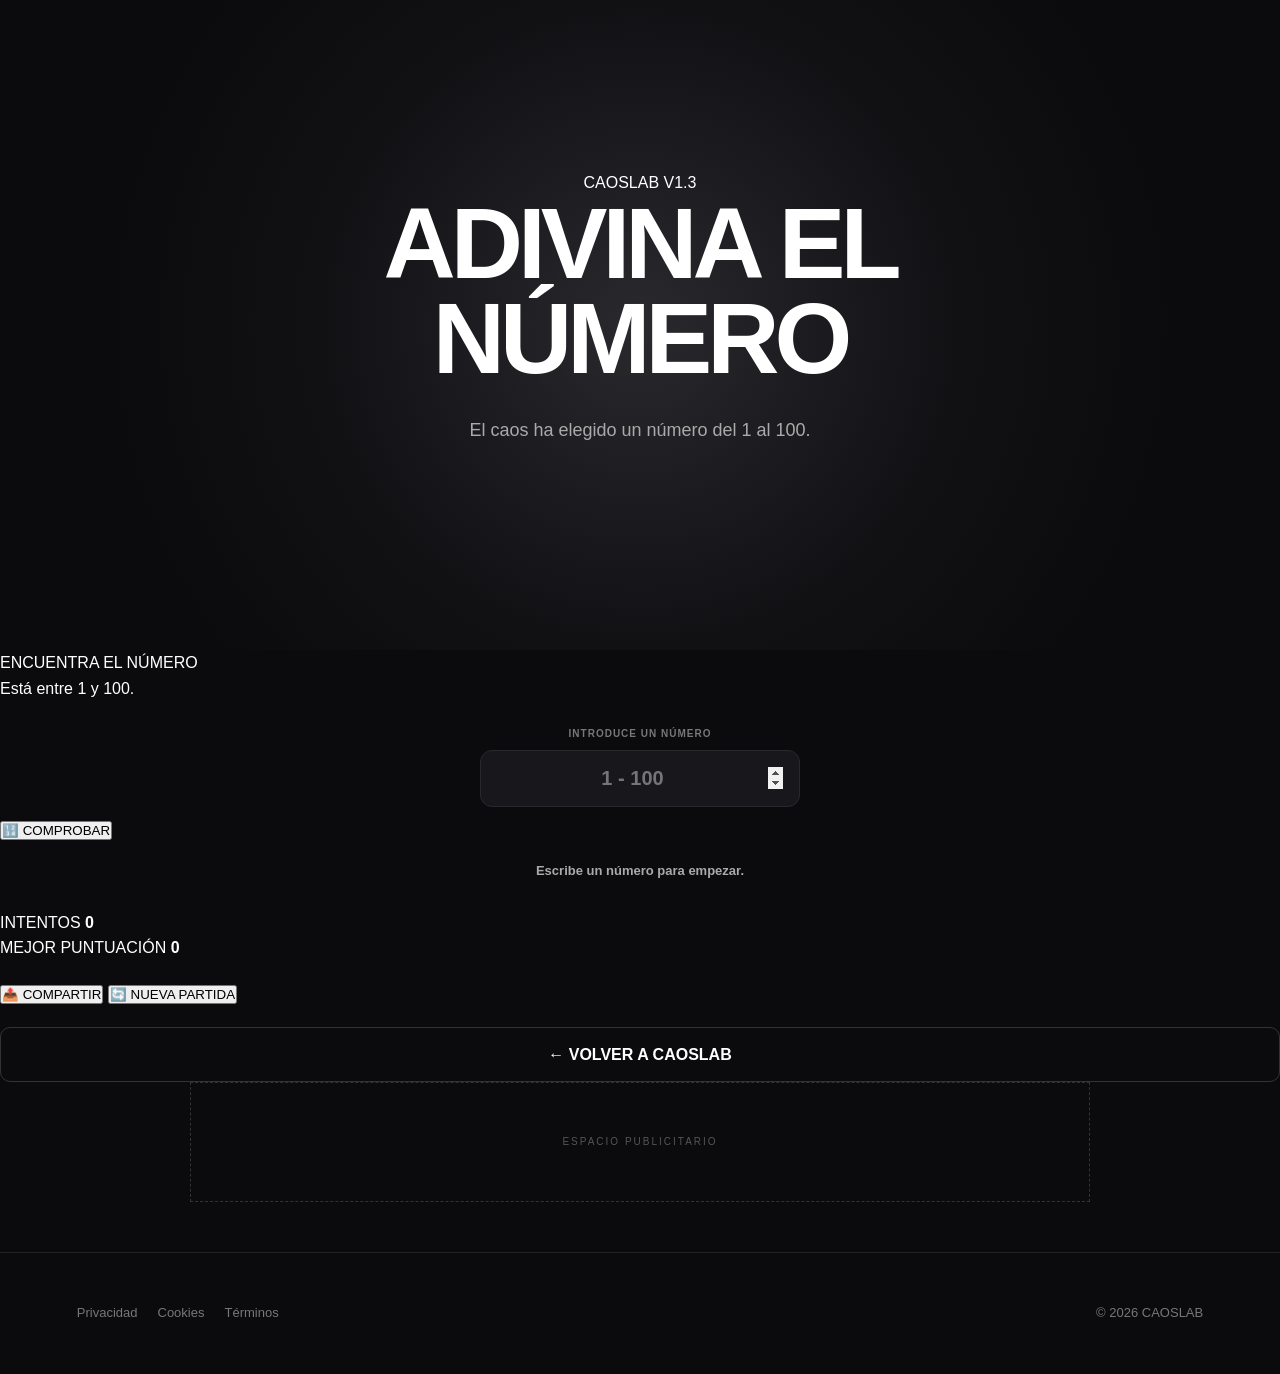
<file: games/numero.html>
<!DOCTYPE html>
<html lang="es">

<head>

    <meta charset="UTF-8">

    <meta
        name="viewport"
        content="width=device-width, initial-scale=1.0"
    >

    <meta
        name="description"
        content="CAOSLAB — Adivina el Número"
    >

    <meta
        name="theme-color"
        content="#0b0b0d"
    >

    <title>
        Adivina el Número — CAOSLAB
    </title>

    <link
        rel="stylesheet"
        href="../css/style.css"
    >

</head>


<body>


    <!-- =====================================================
         CABECERA
         ===================================================== -->

    <header class="hero">

        <div class="hero-content">

            <div class="hero-badge">
                CAOSLAB V1.3
            </div>

            <h1>
                ADIVINA EL NÚMERO
            </h1>

            <p>
                El caos ha elegido un número del 1 al 100.
            </p>

        </div>

    </header>


    <!-- =====================================================
         JUEGO
         ===================================================== -->

    <main class="container">


        <section class="game-panel">


            <div
                class="game-result"
                id="result"
            >

                <div class="result-title">
                    ENCUENTRA EL NÚMERO
                </div>

                <p class="result-text">
                    Cuantos menos intentos necesites,
                    más puntos conseguirás.
                </p>

            </div>


            <!-- =============================================
                 ENTRADA
                 ============================================= -->

            <div
                style="
                    width:100%;
                    max-width:320px;
                    margin:25px auto 10px;
                "
            >

                <label
                    for="guessInput"
                    style="
                        display:block;
                        margin-bottom:8px;
                        color:#777;
                        font-size:10px;
                        font-weight:900;
                        letter-spacing:1px;
                        text-align:center;
                    "
                >
                    INTRODUCE UN NÚMERO
                </label>


                <input
                    type="number"
                    id="guessInput"
                    min="1"
                    max="100"
                    step="1"
                    inputmode="numeric"
                    autocomplete="off"
                    placeholder="1 - 100"
                    style="
                        width:100%;
                        box-sizing:border-box;
                        padding:16px;
                        border:1px solid #29292d;
                        border-radius:12px;
                        background:#18181c;
                        color:white;
                        font-family:inherit;
                        font-size:20px;
                        font-weight:900;
                        text-align:center;
                        outline:none;
                    "
                >

            </div>


            <button
                type="button"
                id="guessButton"
                class="game-button"
            >
                🔢 COMPROBAR
            </button>


            <!-- =============================================
                 MENSAJE
                 ============================================= -->

            <div
                id="hint"
                style="
                    min-height:24px;
                    margin-top:18px;
                    color:#aaa;
                    font-size:13px;
                    font-weight:bold;
                    text-align:center;
                "
            >
                Escribe un número para empezar.
            </div>


            <!-- =============================================
                 MARCADOR
                 ============================================= -->

            <div
                class="score-board"
                style="margin-top:25px;"
            >

                <div class="score-item">

                    <span>
                        INTENTOS
                    </span>

                    <strong id="attempts">
                        0
                    </strong>

                </div>


                <div class="score-item">

                    <span>
                        MEJOR PUNTUACIÓN
                    </span>

                    <strong id="bestScore">
                        0
                    </strong>

                </div>

            </div>


            <!-- =============================================
                 ACCIONES
                 ============================================= -->

            <div
                class="game-actions"
                style="margin-top:20px;"
            >

                <button
                    type="button"
                    id="shareButton"
                    class="secondary-button"
                >
                    📤 COMPARTIR
                </button>


                <button
                    type="button"
                    id="restartButton"
                    class="secondary-button"
                >
                    🔄 NUEVA PARTIDA
                </button>


                <a
                    href="../index.html"
                    class="stats-button"
                >
                    ← VOLVER A CAOSLAB
                </a>

            </div>


        </section>


        <!-- =================================================
             PUBLICIDAD
             ================================================= -->

        <section class="ad-container">

            <div class="ad-placeholder">

                <span>
                    ESPACIO PUBLICITARIO
                </span>

            </div>

        </section>


    </main>


    <!-- =====================================================
         PIE
         ===================================================== -->

    <footer class="footer">

        <div class="footer-links">

            <a href="../privacy.html">
                Privacidad
            </a>

            <a href="../cookies.html">
                Cookies
            </a>

            <a href="../terms.html">
                Términos
            </a>

        </div>


        <p>

            ©
            <span id="year"></span>
            CAOSLAB

        </p>

    </footer>


    <!-- =====================================================
         ESTADÍSTICAS
         ===================================================== -->

    <script src="../js/stats.js"></script>


    <!-- =====================================================
         LÓGICA
         ===================================================== -->

    <script>

        (function () {

            "use strict";


            const BEST_KEY =
                "caoslab_numero_best_v1";


            let secretNumber = 0;

            let attempts = 0;

            let finished = false;

            let lastScore = 0;


            const input =
                document.getElementById(
                    "guessInput"
                );


            const guessButton =
                document.getElementById(
                    "guessButton"
                );


            const restartButton =
                document.getElementById(
                    "restartButton"
                );


            const shareButton =
                document.getElementById(
                    "shareButton"
                );


            const result =
                document.getElementById(
                    "result"
                );


            const hint =
                document.getElementById(
                    "hint"
                );


            const attemptsElement =
                document.getElementById(
                    "attempts"
                );


            const bestScoreElement =
                document.getElementById(
                    "bestScore"
                );


            /* ===============================================
               MEJOR PUNTUACIÓN
               =============================================== */

            function getBestScore() {

                try {

                    return Math.max(
                        0,
                        Number(
                            localStorage.getItem(
                                BEST_KEY
                            )
                        ) || 0
                    );

                } catch (error) {

                    return 0;

                }

            }


            function saveBestScore(score) {

                try {

                    localStorage.setItem(
                        BEST_KEY,
                        String(score)
                    );

                } catch (error) {

                    console.error(
                        "CAOSLAB: error guardando mejor puntuación",
                        error
                    );

                }

            }


            function updateBestScore() {

                bestScoreElement.textContent =
                    getBestScore();

            }


            /* ===============================================
               NUEVA PARTIDA
               =============================================== */

            function startGame() {

                secretNumber =
                    Math.floor(
                        Math.random() * 100
                    ) + 1;


                attempts = 0;

                finished = false;

                lastScore = 0;


                attemptsElement.textContent =
                    "0";


                hint.textContent =
                    "Escribe un número para empezar.";


                result.innerHTML = `

                    <div class="result-title">
                        ENCUENTRA EL NÚMERO
                    </div>

                    <p class="result-text">
                        Está entre 1 y 100.
                    </p>

                `;


                input.value = "";

                input.disabled = false;

                guessButton.disabled = false;

                guessButton.textContent =
                    "🔢 COMPROBAR";


                input.focus();

            }


            /* ===============================================
               COMPROBAR
               =============================================== */

            function checkGuess() {

                if (finished) {
                    return;
                }


                const value =
                    Number(
                        input.value
                    );


                if (
                    !Number.isInteger(value) ||
                    value < 1 ||
                    value > 100
                ) {

                    hint.textContent =
                        "Introduce un número entero entre 1 y 100.";

                    return;

                }


                attempts += 1;


                attemptsElement.textContent =
                    attempts;


                if (
                    value === secretNumber
                ) {

                    finished = true;


                    const score =
                        Math.max(
                            10,
                            110 -
                            attempts * 10
                        );


                    lastScore = score;


                    const oldBest =
                        getBestScore();


                    if (
                        score > oldBest
                    ) {

                        saveBestScore(score);

                    }


                    updateBestScore();


                    hint.textContent =
                        "¡Has encontrado el número!";


                    result.innerHTML = `

                        <div class="result-title">
                            🎉 ¡VICTORIA!
                        </div>

                        <p class="result-text">
                            El número era ${secretNumber}.
                        </p>

                        <div
                            style="
                                margin-top:10px;
                                color:white;
                                font-size:26px;
                                font-weight:900;
                            "
                        >
                            +${score} PUNTOS
                        </div>

                    `;


                    input.disabled = true;

                    guessButton.disabled = true;


                    /*
                     * Solo se registra una vez,
                     * cuando se gana la partida.
                     */

                    if (
                        window.CAOSLAB_STATS
                    ) {

                        window.CAOSLAB_STATS.recordGame(
                            "numero",
                            "win",
                            score
                        );

                    }


                    return;

                }


                if (
                    value < secretNumber
                ) {

                    hint.textContent =
                        "⬆️ El número secreto es mayor.";

                }

                else {

                    hint.textContent =
                        "⬇️ El número secreto es menor.";

                }

            }


            /* ===============================================
               EVENTOS
               =============================================== */

            guessButton.addEventListener(
                "click",
                checkGuess
            );


            input.addEventListener(
                "keydown",
                function (event) {

                    if (
                        event.key ===
                        "Enter"
                    ) {

                        checkGuess();

                    }

                }
            );


            restartButton.addEventListener(
                "click",
                startGame
            );


            /* ===============================================
               COMPARTIR
               =============================================== */

            shareButton.addEventListener(
                "click",
                async function () {

                    if (!lastScore) {

                        alert(
                            "Primero gana una partida."
                        );

                        return;

                    }


                    const text =
                        "He conseguido " +
                        lastScore +
                        " puntos en Adivina el Número de CAOSLAB usando " +
                        attempts +
                        " intentos. 🔢";


                    try {

                        if (
                            navigator.share
                        ) {

                            await navigator.share({

                                title:
                                    "CAOSLAB — Adivina el Número",

                                text:
                                    text

                            });

                        }

                        else if (
                            navigator.clipboard
                        ) {

                            await navigator.clipboard.writeText(
                                text
                            );


                            alert(
                                "Resultado copiado al portapapeles."
                            );

                        }

                    } catch (error) {

                        if (
                            error.name !==
                            "AbortError"
                        ) {

                            console.error(
                                "CAOSLAB: error compartiendo",
                                error
                            );

                        }

                    }

                }
            );


            /* ===============================================
               AÑO
               =============================================== */

            const year =
                document.getElementById(
                    "year"
                );


            if (year) {

                year.textContent =
                    new Date().getFullYear();

            }


            /* ===============================================
               INICIO
               =============================================== */

            updateBestScore();

            startGame();

        })();

    </script>


</body>

</html>
</file>
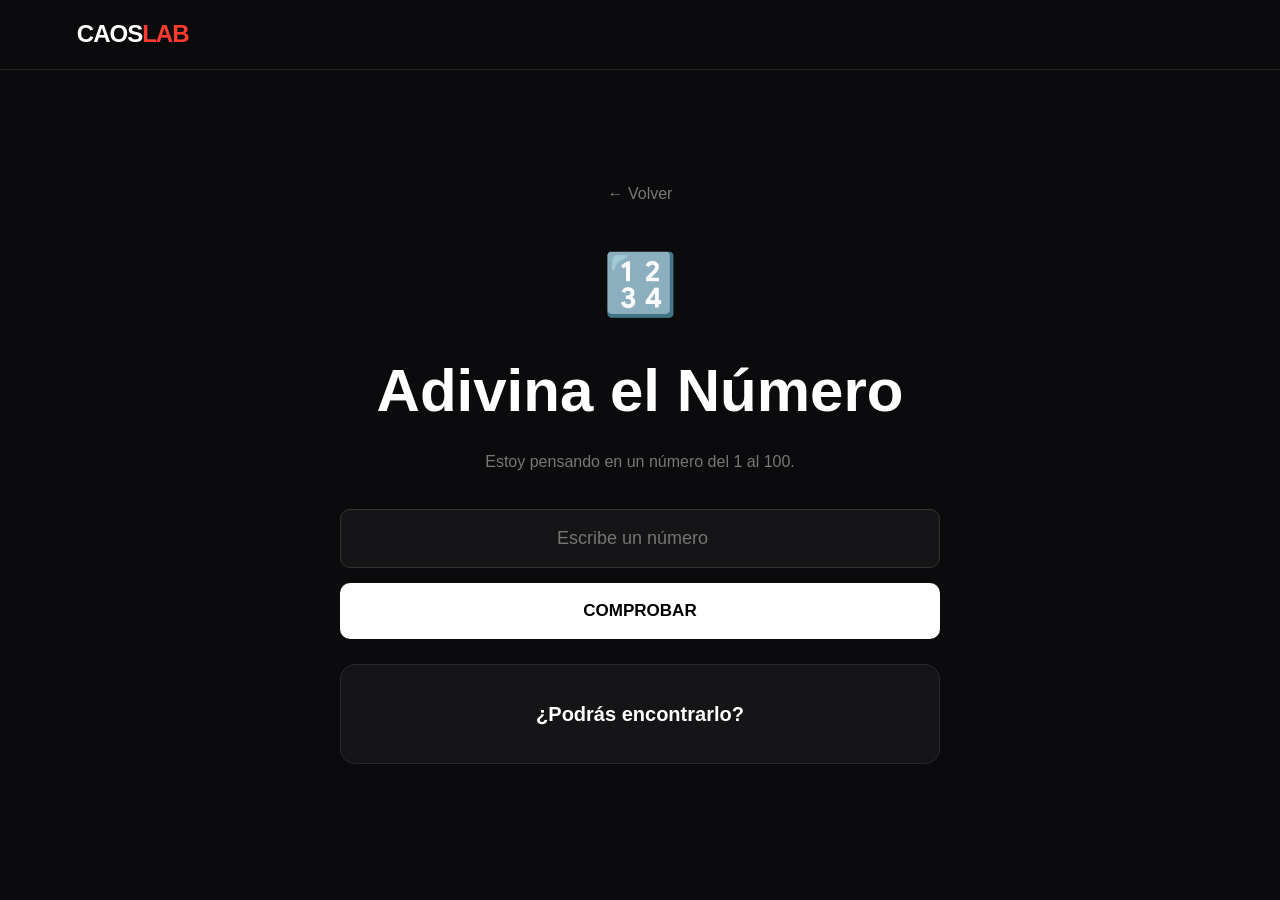
<file: games/número.html>
<!DOCTYPE html>
<html lang="es">

<head>

<meta charset="UTF-8">

<meta
name="viewport"
content="width=device-width, initial-scale=1.0"
>

<title>Adivina el Número — CAOSLAB</title>

<link
rel="stylesheet"
href="../css/style.css"
>

<style>

.game-page {

    min-height: calc(100vh - 70px);

    display: flex;

    align-items: center;

    justify-content: center;

    padding: 30px 20px;

    text-align: center;

}

.game-container {

    width: 100%;

    max-width: 600px;

}

.back {

    display: inline-block;

    margin-bottom: 30px;

    color: #777;

}

h1 {

    font-size: 60px;

    margin-bottom: 10px;

}

.subtitle {

    color: #777;

    margin-bottom: 35px;

}

input {

    width: 100%;

    padding: 18px;

    margin-bottom: 15px;

    border-radius: 10px;

    border: 1px solid #333;

    background: #151518;

    color: white;

    font-size: 18px;

    text-align: center;

}

button {

    width: 100%;

    padding: 18px;

    border: none;

    border-radius: 10px;

    background: white;

    color: black;

    font-weight: 900;

    font-size: 17px;

    cursor: pointer;

}

.result {

    min-height: 100px;

    margin: 25px 0;

    padding: 25px;

    display: flex;

    align-items: center;

    justify-content: center;

    background: #151518;

    border: 1px solid #29292d;

    border-radius: 15px;

    font-size: 20px;

    font-weight: bold;

}

</style>

</head>

<body>

<header class="header">

<a
href="../index.html"
class="logo"
>
CAOS<span>LAB</span>
</a>

</header>


<main class="game-page">

<div class="game-container">

<a
href="../index.html"
class="back"
>
← Volver
</a>

<h1>🔢</h1>

<h1>
Adivina el Número
</h1>

<p class="subtitle">
Estoy pensando en un número del 1 al 100.
</p>


<input
id="guess"
type="number"
min="1"
max="100"
placeholder="Escribe un número"
>


<button id="check">
COMPROBAR
</button>


<div
id="result"
class="result"
>
¿Podrás encontrarlo?
</div>

</div>

</main>


<script>

let secret =
Math.floor(Math.random() * 100) + 1;

let attempts = 0;


const input =
document.getElementById("guess");

const button =
document.getElementById("check");

const result =
document.getElementById("result");


button.addEventListener("click", () => {

    const guess =
        Number(input.value);

    if (
        guess < 1 ||
        guess > 100
    ) {

        result.textContent =
            "Introduce un número entre 1 y 100.";

        return;

    }


    attempts++;


    if (guess === secret) {

        result.textContent =
            "🎉 ¡ACERTASTE! Intentos: " + attempts;

        button.disabled = true;

    }

    else if (guess < secret) {

        result.textContent =
            "⬆️ Es más alto.";

    }

    else {

        result.textContent =
            "⬇️ Es más bajo.";

    }

});

</script>

</body>

</html>
</file>
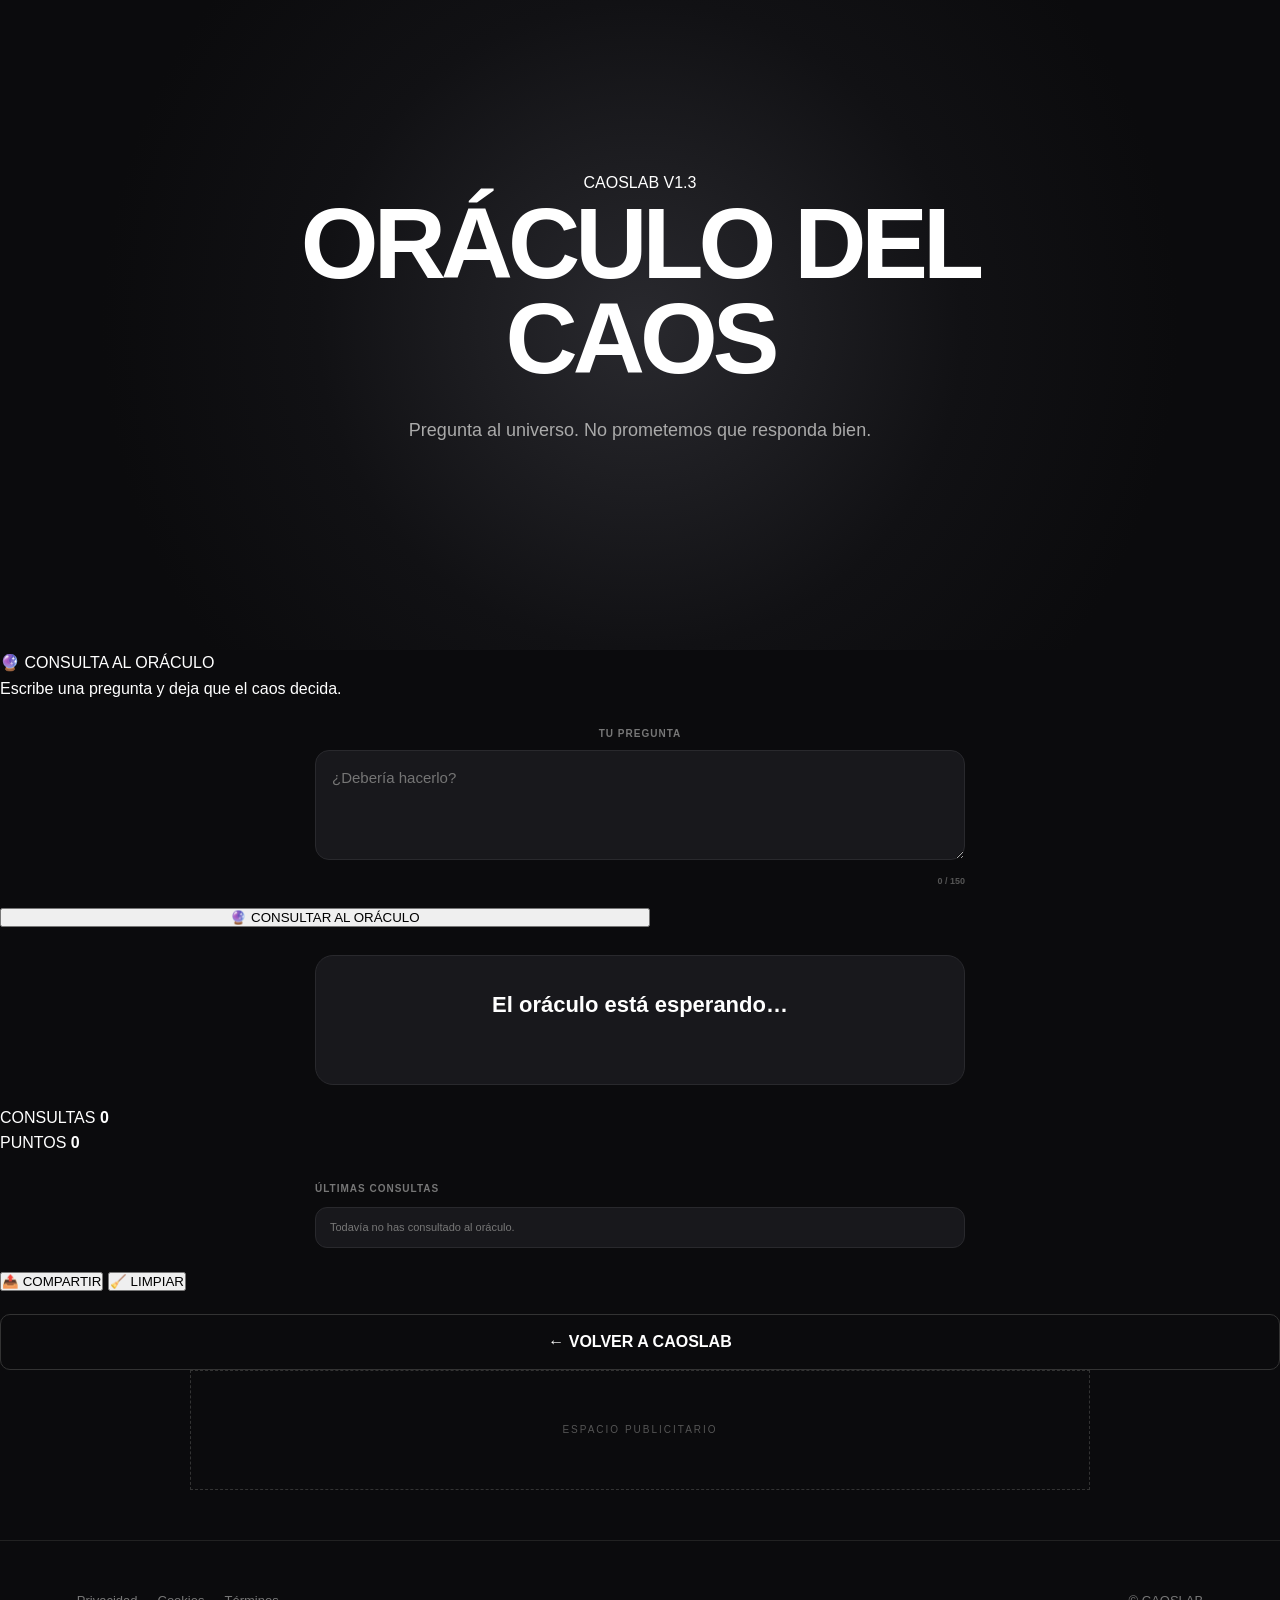
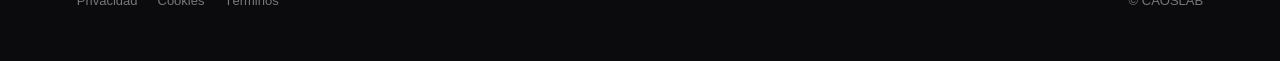
<file: games/oraculo.html>
<!DOCTYPE html>
<html lang="es">

<head>

    <meta charset="UTF-8">

    <meta
        name="viewport"
        content="width=device-width, initial-scale=1.0"
    >

    <meta
        name="description"
        content="CAOSLAB — Oráculo del Caos"
    >

    <meta
        name="theme-color"
        content="#0b0b0d"
    >

    <title>
        Oráculo del Caos — CAOSLAB
    </title>

    <link
        rel="stylesheet"
        href="../css/style.css"
    >

    <style>

        .oracle-input-wrap {
            width: 100%;
            max-width: 650px;
            margin: 25px auto 15px;
        }

        .oracle-label {
            display: block;
            margin-bottom: 8px;
            color: #777;
            font-size: 10px;
            font-weight: 900;
            letter-spacing: 1px;
            text-align: center;
        }

        .oracle-input {
            width: 100%;
            min-height: 110px;
            padding: 16px;
            box-sizing: border-box;
            resize: vertical;
            border: 1px solid #29292d;
            border-radius: 14px;
            background: #18181c;
            color: white;
            font-family: inherit;
            font-size: 15px;
            line-height: 1.5;
            outline: none;
        }

        .oracle-input:focus {
            border-color: #555;
        }

        .oracle-counter {
            margin-top: 6px;
            color: #555;
            font-size: 9px;
            font-weight: 900;
            text-align: right;
        }

        .oracle-button {
            width: 100%;
            max-width: 650px;
            margin: 5px auto 0;
        }

        .oracle-result {
            width: 100%;
            max-width: 650px;
            min-height: 130px;
            margin: 25px auto 0;
            padding: 25px;
            box-sizing: border-box;
            display: flex;
            align-items: center;
            justify-content: center;
            flex-direction: column;
            text-align: center;
            background: #18181c;
            border: 1px solid #29292d;
            border-radius: 18px;
        }

        .oracle-answer {
            color: white;
            font-size: 22px;
            font-weight: 900;
            line-height: 1.25;
        }

        .oracle-points {
            min-height: 20px;
            margin-top: 10px;
            color: #aaa;
            font-size: 12px;
            font-weight: 900;
        }

        .game-history {
            width: 100%;
            max-width: 650px;
            margin: 25px auto 0;
        }

        .history-title {
            margin-bottom: 10px;
            color: #777;
            font-size: 10px;
            font-weight: 900;
            letter-spacing: 1px;
        }

        .history-list {
            display: flex;
            flex-direction: column;
            gap: 8px;
        }

        .history-item {
            padding: 12px 14px;
            box-sizing: border-box;
            background: #18181c;
            border: 1px solid #29292d;
            border-radius: 12px;
        }

        .history-question {
            color: #777;
            font-size: 11px;
            line-height: 1.4;
        }

        .history-answer {
            margin-top: 5px;
            color: white;
            font-size: 13px;
            font-weight: 900;
        }

        .history-points {
            margin-top: 4px;
            color: #888;
            font-size: 10px;
            font-weight: 900;
        }

    </style>

</head>


<body>


    <!-- =====================================================
         CABECERA
         ===================================================== -->

    <header class="hero">

        <div class="hero-content">

            <div class="hero-badge">
                CAOSLAB V1.3
            </div>

            <h1>
                ORÁCULO DEL CAOS
            </h1>

            <p>
                Pregunta al universo. No prometemos que responda bien.
            </p>

        </div>

    </header>


    <!-- =====================================================
         JUEGO
         ===================================================== -->

    <main class="container">


        <section class="game-panel">


            <div class="game-result">

                <div class="result-title">
                    🔮 CONSULTA AL ORÁCULO
                </div>

                <p class="result-text">
                    Escribe una pregunta y deja que el caos decida.
                </p>

            </div>


            <!-- =================================================
                 PREGUNTA
                 ================================================= -->

            <div class="oracle-input-wrap">

                <label
                    class="oracle-label"
                    for="questionInput"
                >
                    TU PREGUNTA
                </label>


                <textarea
                    id="questionInput"
                    class="oracle-input"
                    maxlength="150"
                    placeholder="¿Debería hacerlo?"
                    autocomplete="off"
                ></textarea>


                <div
                    id="questionCounter"
                    class="oracle-counter"
                >
                    0 / 150
                </div>

            </div>


            <button
                type="button"
                id="askButton"
                class="game-button oracle-button"
            >
                🔮 CONSULTAR AL ORÁCULO
            </button>


            <!-- =================================================
                 RESULTADO
                 ================================================= -->

            <div class="oracle-result">

                <div
                    id="answer"
                    class="oracle-answer"
                >
                    El oráculo está esperando…
                </div>


                <div
                    id="points"
                    class="oracle-points"
                >
                </div>

            </div>


            <!-- =================================================
                 MARCADOR
                 ================================================= -->

            <div
                class="score-board"
                style="margin-top:20px;"
            >

                <div class="score-item">

                    <span>
                        CONSULTAS
                    </span>

                    <strong id="plays">
                        0
                    </strong>

                </div>


                <div class="score-item">

                    <span>
                        PUNTOS
                    </span>

                    <strong id="sessionPoints">
                        0
                    </strong>

                </div>

            </div>


            <!-- =================================================
                 HISTORIAL
                 ================================================= -->

            <div class="game-history">

                <div class="history-title">
                    ÚLTIMAS CONSULTAS
                </div>


                <div
                    id="historyList"
                    class="history-list"
                >

                    <div class="history-item">

                        <div class="history-question">
                            Todavía no has consultado al oráculo.
                        </div>

                    </div>

                </div>

            </div>


            <!-- =================================================
                 ACCIONES
                 ================================================= -->

            <div
                class="game-actions"
                style="margin-top:20px;"
            >

                <button
                    type="button"
                    id="shareButton"
                    class="secondary-button"
                >
                    📤 COMPARTIR
                </button>


                <button
                    type="button"
                    id="clearButton"
                    class="secondary-button"
                >
                    🧹 LIMPIAR
                </button>


                <a
                    href="../index.html"
                    class="stats-button"
                >
                    ← VOLVER A CAOSLAB
                </a>

            </div>


        </section>


        <!-- =================================================
             PUBLICIDAD
             ================================================= -->

        <section class="ad-container">

            <div class="ad-placeholder">

                <span>
                    ESPACIO PUBLICITARIO
                </span>

            </div>

        </section>


    </main>


    <!-- =====================================================
         PIE
         ===================================================== -->

    <footer class="footer">

        <div class="footer-links">

            <a href="../privacy.html">
                Privacidad
            </a>

            <a href="../cookies.html">
                Cookies
            </a>

            <a href="../terms.html">
                Términos
            </a>

        </div>


        <p>

            ©
            <span id="year"></span>
            CAOSLAB

        </p>

    </footer>


    <!-- =====================================================
         ESTADÍSTICAS
         ===================================================== -->

    <script src="../js/stats.js"></script>


    <!-- =====================================================
         LÓGICA
         ===================================================== -->

    <script>

        (function () {

            "use strict";


            const answers = [

                {
                    text: "SÍ. El caos parece estar de tu lado.",
                    points: 150
                },

                {
                    text: "NO. Hoy no parece un buen día.",
                    points: 75
                },

                {
                    text: "PROBABLEMENTE. Pero no confíes demasiado.",
                    points: 100
                },

                {
                    text: "ABSOLUTAMENTE SÍ. Hazlo antes de que cambie el universo.",
                    points: 200
                },

                {
                    text: "NI DE BROMA. El oráculo se niega.",
                    points: 50
                },

                {
                    text: "EL DESTINO DICE QUE SÍ.",
                    points: 125
                },

                {
                    text: "PREGÚNTAME MAÑANA. Hoy estoy de vacaciones.",
                    points: 50
                },

                {
                    text: "SÍ, PERO SOLO SI ACEPTAS LAS CONSECUENCIAS.",
                    points: 175
                },

                {
                    text: "EL UNIVERSO ESTÁ INDECISO.",
                    points: 90
                },

                {
                    text: "NO HAY SEÑALES CLARAS. TÚ DECIDES.",
                    points: 100
                },

                {
                    text: "SÍ. ¿QUÉ PODRÍA SALIR MAL?",
                    points: 200
                },

                {
                    text: "EL CAOS DICE QUE ESPERES.",
                    points: 60
                }

            ];


            let sessionPlays = 0;

            let sessionPoints = 0;

            let lastAnswer = "";

            let lastPoints = 0;

            let history = [];


            const questionInput =
                document.getElementById(
                    "questionInput"
                );


            const questionCounter =
                document.getElementById(
                    "questionCounter"
                );


            const askButton =
                document.getElementById(
                    "askButton"
                );


            const answer =
                document.getElementById(
                    "answer"
                );


            const points =
                document.getElementById(
                    "points"
                );


            const plays =
                document.getElementById(
                    "plays"
                );


            const sessionPointsElement =
                document.getElementById(
                    "sessionPoints"
                );


            const historyList =
                document.getElementById(
                    "historyList"
                );


            const shareButton =
                document.getElementById(
                    "shareButton"
                );


            const clearButton =
                document.getElementById(
                    "clearButton"
                );


            /* ===============================================
               CONTADOR
               =============================================== */

            function updateCounter() {

                const length =
                    questionInput.value.length;


                questionCounter.textContent =
                    length +
                    " / 150";

            }


            questionInput.addEventListener(
                "input",
                updateCounter
            );


            /* ===============================================
               RESPUESTA ALEATORIA
               =============================================== */

            function getRandomAnswer() {

                return answers[
                    Math.floor(
                        Math.random() *
                        answers.length
                    )
                ];

            }


            /* ===============================================
               HISTORIAL
               =============================================== */

            function renderHistory() {

                if (
                    history.length === 0
                ) {

                    historyList.innerHTML = `

                        <div class="history-item">

                            <div class="history-question">
                                Todavía no has consultado al oráculo.
                            </div>

                        </div>

                    `;

                    return;

                }


                historyList.innerHTML =
                    history.map(
                        function (item) {

                            return `

                                <div class="history-item">

                                    <div class="history-question">
                                        ${escapeHTML(item.question)}
                                    </div>

                                    <div class="history-answer">
                                        ${escapeHTML(item.answer)}
                                    </div>

                                    <div class="history-points">
                                        +${item.points} PUNTOS
                                    </div>

                                </div>

                            `;

                        }
                    ).join("");

            }


            function escapeHTML(value) {

                return String(value)
                    .replace(
                        /&/g,
                        "&amp;"
                    )
                    .replace(
                        /</g,
                        "&lt;"
                    )
                    .replace(
                        />/g,
                        "&gt;"
                    )
                    .replace(
                        /"/g,
                        "&quot;"
                    )
                    .replace(
                        /'/g,
                        "&#039;"
                    );

            }


            /* ===============================================
               CONSULTAR
               =============================================== */

            function askOracle() {

                const question =
                    questionInput.value
                        .trim();


                if (!question) {

                    answer.textContent =
                        "Primero haz una pregunta.";


                    points.textContent =
                        "";


                    questionInput.focus();

                    return;

                }


                askButton.disabled =
                    true;


                answer.textContent =
                    "El oráculo está pensando…";


                points.textContent =
                    "";


                setTimeout(
                    function () {

                        const selected =
                            getRandomAnswer();


                        sessionPlays += 1;

                        sessionPoints +=
                            selected.points;


                        lastAnswer =
                            selected.text;

                        lastPoints =
                            selected.points;


                        plays.textContent =
                            sessionPlays;


                        sessionPointsElement.textContent =
                            sessionPoints;


                        answer.textContent =
                            selected.text;


                        points.textContent =
                            "+" +
                            selected.points +
                            " PUNTOS";


                        history.unshift({

                            question:
                                question,

                            answer:
                                selected.text,

                            points:
                                selected.points

                        });


                        /*
                         * Conservamos únicamente
                         * las últimas 5 consultas.
                         */

                        history =
                            history.slice(
                                0,
                                5
                            );


                        renderHistory();


                        /*
                         * Una consulta = una partida.
                         */

                        if (
                            window.CAOSLAB_STATS
                        ) {

                            window.CAOSLAB_STATS.recordGame(
                                "oraculo",
                                "play",
                                selected.points
                            );

                        }


                        askButton.disabled =
                            false;

                    },
                    700
                );

            }


            /* ===============================================
               ENTER
               =============================================== */

            questionInput.addEventListener(
                "keydown",
                function (event) {

                    if (
                        event.key === "Enter" &&
                        !event.shiftKey
                    ) {

                        event.preventDefault();

                        askOracle();

                    }

                }
            );


            askButton.addEventListener(
                "click",
                askOracle
            );


            /* ==============================================
</file>
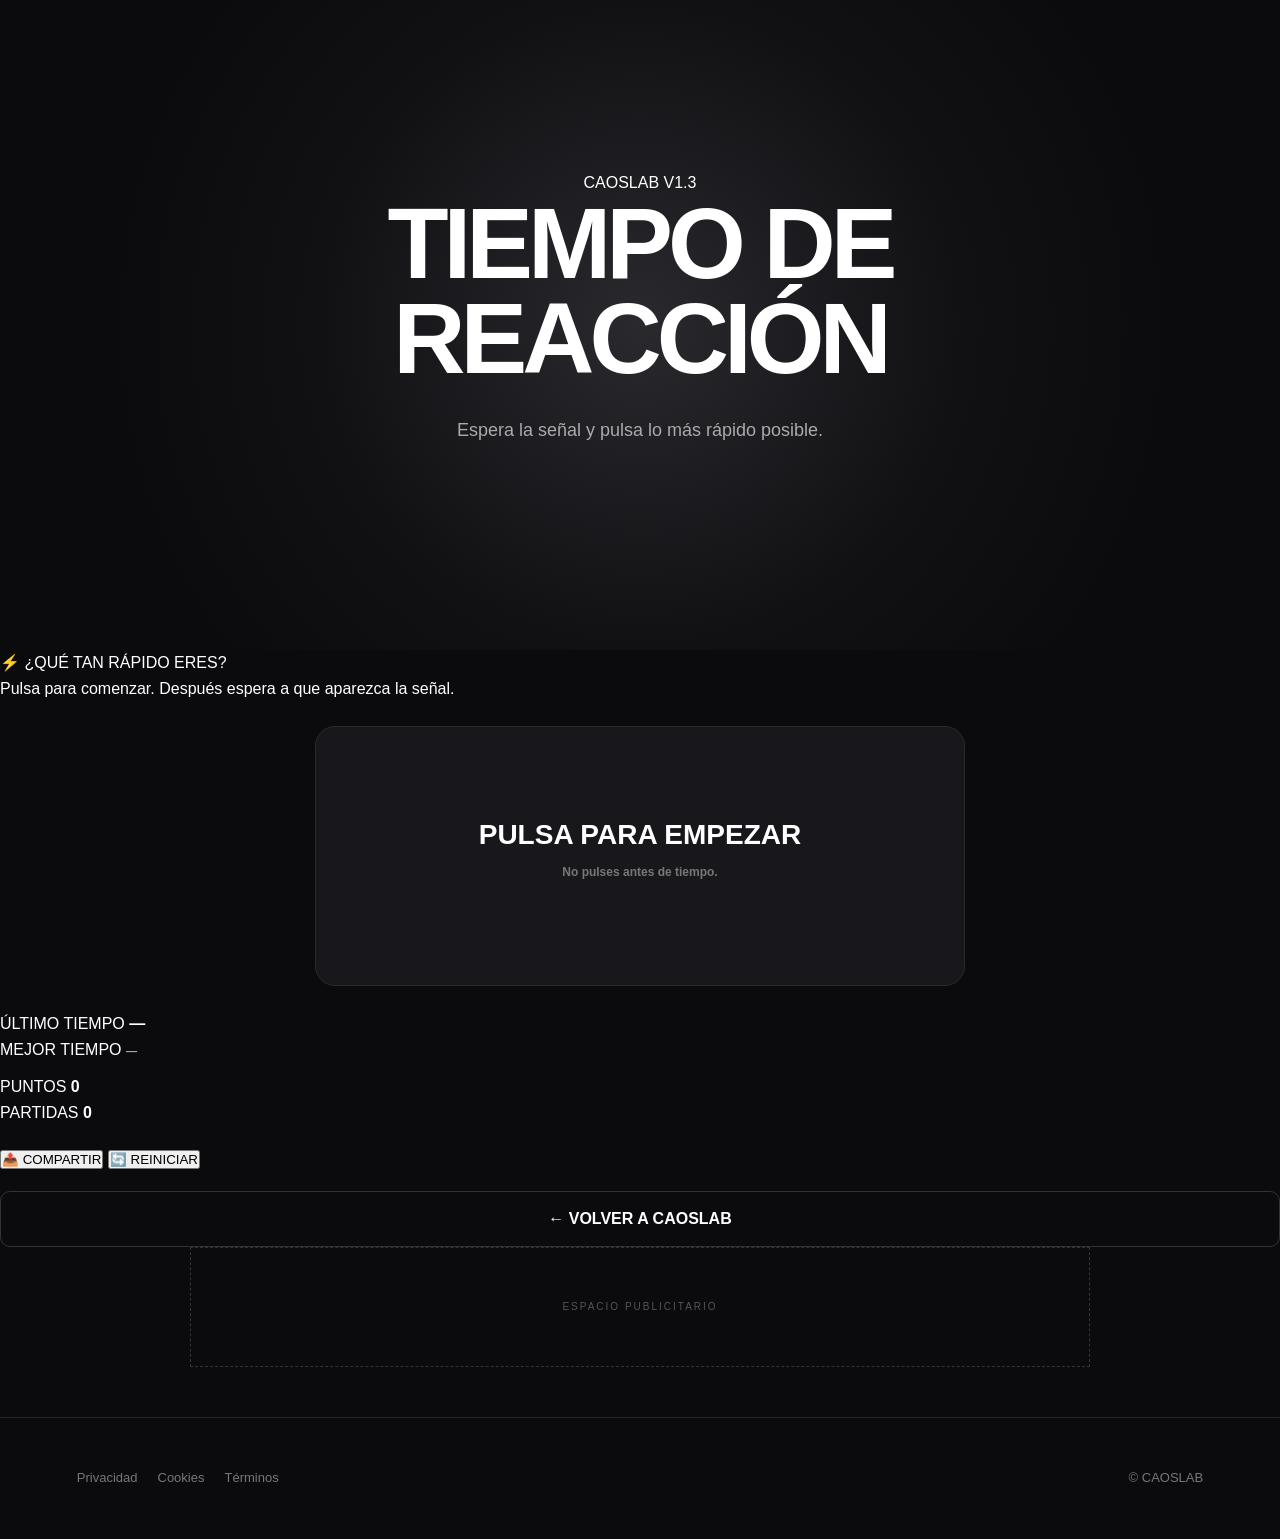
<file: games/reaction.html>
<!DOCTYPE html>
<html lang="es">

<head>

    <meta charset="UTF-8">

    <meta
        name="viewport"
        content="width=device-width, initial-scale=1.0"
    >

    <meta
        name="description"
        content="CAOSLAB — Tiempo de Reacción"
    >

    <meta
        name="theme-color"
        content="#0b0b0d"
    >

    <title>
        Tiempo de Reacción — CAOSLAB
    </title>

    <link
        rel="stylesheet"
        href="../css/style.css"
    >

    <style>

        .reaction-area {
            width: 100%;
            max-width: 650px;
            min-height: 260px;
            margin: 25px auto;
            padding: 30px;
            box-sizing: border-box;
            display: flex;
            align-items: center;
            justify-content: center;
            text-align: center;
            background: #18181c;
            border: 1px solid #29292d;
            border-radius: 20px;
            cursor: pointer;
            user-select: none;
            transition:
                background 0.2s ease,
                border-color 0.2s ease,
                transform 0.15s ease;
        }

        .reaction-area:hover {
            border-color: #3a3a40;
        }

        .reaction-area:active {
            transform: scale(0.99);
        }

        .reaction-area.waiting {
            background: #171719;
        }

        .reaction-area.ready {
            background: #25252a;
            border-color: #777;
        }

        .reaction-area.too-early {
            background: #211719;
            border-color: #6b3438;
        }

        .reaction-main {
            color: white;
            font-size: 28px;
            font-weight: 900;
            line-height: 1.15;
        }

        .reaction-sub {
            margin-top: 12px;
            color: #777;
            font-size: 12px;
            font-weight: 700;
        }

        .reaction-time {
            margin-top: 12px;
            color: white;
            font-size: 38px;
            font-weight: 900;
        }

        .reaction-points {
            margin-top: 8px;
            color: #aaa;
            font-size: 14px;
            font-weight: 900;
        }

        .reaction-best {
            color: #aaa;
            font-size: 11px;
            font-weight: 900;
        }

        @media (max-width: 600px) {

            .reaction-area {
                min-height: 230px;
                padding: 20px;
            }

            .reaction-main {
                font-size: 24px;
            }

            .reaction-time {
                font-size: 32px;
            }

        }

    </style>

</head>


<body>


    <!-- =====================================================
         CABECERA
         ===================================================== -->

    <header class="hero">

        <div class="hero-content">

            <div class="hero-badge">
                CAOSLAB V1.3
            </div>

            <h1>
                TIEMPO DE REACCIÓN
            </h1>

            <p>
                Espera la señal y pulsa lo más rápido posible.
            </p>

        </div>

    </header>


    <!-- =====================================================
         JUEGO
         ===================================================== -->

    <main class="container">


        <section class="game-panel">


            <div class="game-result">

                <div class="result-title">
                    ⚡ ¿QUÉ TAN RÁPIDO ERES?
                </div>

                <p class="result-text">
                    Pulsa para comenzar. Después espera
                    a que aparezca la señal.
                </p>

            </div>


            <!-- =================================================
                 ZONA DE REACCIÓN
                 ================================================= -->

            <div
                id="reactionArea"
                class="reaction-area"
                role="button"
                tabindex="0"
                aria-label="Zona de reacción"
            >

                <div>

                    <div
                        id="reactionMain"
                        class="reaction-main"
                    >
                        PULSA PARA EMPEZAR
                    </div>

                    <div
                        id="reactionSub"
                        class="reaction-sub"
                    >
                        No pulses antes de tiempo.
                    </div>

                    <div
                        id="reactionTime"
                        class="reaction-time"
                    >
                    </div>

                    <div
                        id="reactionPoints"
                        class="reaction-points"
                    >
                    </div>

                </div>

            </div>


            <!-- =================================================
                 MARCADOR
                 ================================================= -->

            <div
                class="score-board"
                style="margin-top:20px;"
            >

                <div class="score-item">

                    <span>
                        ÚLTIMO TIEMPO
                    </span>

                    <strong id="lastTime">
                        —
                    </strong>

                </div>


                <div class="score-item">

                    <span>
                        MEJOR TIEMPO
                    </span>

                    <strong
                        id="bestTime"
                        class="reaction-best"
                    >
                        —
                    </strong>

                </div>

            </div>


            <div
                class="score-board"
                style="margin-top:12px;"
            >

                <div class="score-item">

                    <span>
                        PUNTOS
                    </span>

                    <strong id="sessionPoints">
                        0
                    </strong>

                </div>


                <div class="score-item">

                    <span>
                        PARTIDAS
                    </span>

                    <strong id="plays">
                        0
                    </strong>

                </div>

            </div>


            <!-- =================================================
                 ACCIONES
                 ================================================= -->

            <div
                class="game-actions"
                style="margin-top:20px;"
            >

                <button
                    type="button"
                    id="shareButton"
                    class="secondary-button"
                >
                    📤 COMPARTIR
                </button>


                <button
                    type="button"
                    id="restartButton"
                    class="secondary-button"
                >
                    🔄 REINICIAR
                </button>


                <a
                    href="../index.html"
                    class="stats-button"
                >
                    ← VOLVER A CAOSLAB
                </a>

            </div>


        </section>


        <!-- =================================================
             PUBLICIDAD
             ================================================= -->

        <section class="ad-container">

            <div class="ad-placeholder">

                <span>
                    ESPACIO PUBLICITARIO
                </span>

            </div>

        </section>


    </main>


    <!-- =====================================================
         PIE
         ===================================================== -->

    <footer class="footer">

        <div class="footer-links">

            <a href="../privacy.html">
                Privacidad
            </a>

            <a href="../cookies.html">
                Cookies
            </a>

            <a href="../terms.html">
                Términos
            </a>

        </div>


        <p>

            ©
            <span id="year"></span>
            CAOSLAB

        </p>

    </footer>


    <!-- =====================================================
         ESTADÍSTICAS
         ===================================================== -->

    <script src="../js/stats.js"></script>


    <!-- =====================================================
         LÓGICA DEL JUEGO
         ===================================================== -->

    <script>

        (function () {

            "use strict";


            const BEST_KEY =
                "caoslab_reaction_data_v1";


            const MIN_DELAY = 1500;

            const MAX_DELAY = 4500;


            let state = "idle";

            let timer = null;

            let startedAt = 0;

            let lastScore = 0;

            let lastTime = 0;

            let sessionPoints = 0;

            let sessionPlays = 0;


            const reactionArea =
                document.getElementById(
                    "reactionArea"
                );


            const reactionMain =
                document.getElementById(
                    "reactionMain"
                );


            const reactionSub =
                document.getElementById(
                    "reactionSub"
                );


            const reactionTime =
                document.getElementById(
                    "reactionTime"
                );


            const reactionPoints =
                document.getElementById(
                    "reactionPoints"
                );


            const lastTimeElement =
                document.getElementById(
                    "lastTime"
                );


            const bestTimeElement =
                document.getElementById(
                    "bestTime"
                );


            const sessionPointsElement =
                document.getElementById(
                    "sessionPoints"
                );


            const playsElement =
                document.getElementById(
                    "plays"
                );


            const shareButton =
                document.getElementById(
                    "shareButton"
                );


            const restartButton =
                document.getElementById(
                    "restartButton"
                );


            /* ===============================================
               DATOS LOCALES
               =============================================== */

            function getData() {

                try {

                    const raw =
                        localStorage.getItem(
                            BEST_KEY
                        );


                    if (!raw) {

                        return {
                            bestTime: null
                        };

                    }


                    const data =
                        JSON.parse(raw);


                    if (
                        !data ||
                        typeof data !== "object"
                    ) {

                        return {
                            bestTime: null
                        };

                    }


                    const best =
                        Number(
                            data.bestTime
                        );


                    return {
                        bestTime:
                            Number.isFinite(best) &&
                            best > 0
                                ? best
                                : null
                    };

                } catch (error) {

                    return {
                        bestTime: null
                    };

                }

            }


            function saveData(bestTime) {

                try {

                    localStorage.setItem(
                        BEST_KEY,
                        JSON.stringify({
                            bestTime: bestTime
                        })
                    );

                } catch (error) {

                    console.error(
                        "CAOSLAB: error guardando reacción",
                        error
                    );

                }

            }


            function getBestTime() {

                return getData().bestTime;

            }


            function updateBestDisplay() {

                const best =
                    getBestTime();


                bestTimeElement.textContent =
                    best
                        ? best + " ms"
                        : "—";

            }


            /* ===============================================
               PUNTOS
               =============================================== */

            function calculatePoints(ms) {

                if (ms < 150) {
                    return 150;
                }

                if (ms < 200) {
                    return 130;
                }

                if (ms < 250) {
                    return 110;
                }

                if (ms < 300) {
                    return 100;
                }

                if (ms < 400) {
                    return 80;
                }

                if (ms < 500) {
                    return 60;
                }

                if (ms < 700) {
                    return 40;
                }

                return 20;

            }


            /* ===============================================
               ESPERA ALEATORIA
               =============================================== */

            function getRandomDelay() {

                return Math.floor(
                    Math.random() *
                    (
                        MAX_DELAY -
                        MIN_DELAY +
                        1
                    )
                ) + MIN_DELAY;

            }


            /* ===============================================
               ESTADO INICIAL
               =============================================== */

            function resetVisualState() {

                reactionArea.classList.remove(
                    "waiting",
                    "ready",
                    "too-early"
                );


                reactionMain.textContent =
                    "PULSA PARA EMPEZAR";


                reactionSub.textContent =
                    "No pulses antes de tiempo.";


                reactionTime.textContent =
                    "";


                reactionPoints.textContent =
                    "";

            }


            /* ===============================================
               COMENZAR
               =============================================== */

            function startRound() {

                if (
                    state === "waiting" ||
                    state === "ready"
                ) {

                    return;

                }


                clearTimeout(timer);


                state = "waiting";

                lastScore = 0;


                reactionArea.classList.remove(
                    "ready",
                    "too-early"
                );


                reactionArea.classList.add(
                    "waiting"
                );


                reactionMain.textContent =
                    "ESPERA…";


                reactionSub.textContent =
                    "Cuando aparezca la señal, pulsa.";


                reactionTime.textContent =
                    "";


                reactionPoints.textContent =
                    "";


                const delay =
                    getRandomDelay();


                timer = setTimeout(
                    function () {

                        state = "ready";

                        startedAt =
                            performance.now();


                        reactionArea.classList.remove(
                            "waiting"
                        );


                        reactionArea.classList.add(
                            "ready"
                        );


                        reactionMain.textContent =
                            "⚡ ¡AHORA!";


                        reactionSub.textContent =
                            "¡PULSA!";

                    },
                    delay
                );

            }


            /* ===============================================
               DEMASIADO PRONTO
               =============================================== */

            function tooEarly() {

                clearTimeout(timer);


                state = "idle";


                reactionArea.classList.remove(
                    "waiting",
                    "ready"
                );


                reactionArea.classList.add(
                    "too-early"
                );


                reactionMain.textContent =
                    "❌ DEMASIADO PRONTO";


                reactionSub.textContent =
                    "No has ganado puntos en esta ronda.";


                reactionTime.textContent =
                    "";


                reactionPoints.textContent =
                    "";


                setTimeout(
                    function () {

                        if (
                            state === "idle"
                        ) {

                            resetVisualState();

                        }

                    },
                    1300
                );

            }


            /* ===============================================
               RESULTADO
               =============================================== */

            function finishRound() {

                if (
                    state !== "ready"
                ) {

                    return;

                }


                const elapsed =
                    performance.now() -
                    startedAt;


                const milliseconds =
                    Math.max(
                        1,
                        Math.round(elapsed)
                    );


                const points =
                    calculatePoints(
                        milliseconds
                    );


                state = "idle";

                lastTime =
                    milliseconds;

                lastScore =
                    points;


                sessionPlays += 1;

                sessionPoints += points;


                lastTimeElement.textContent =
                    milliseconds + " ms";


                sessionPointsElement.textContent =
                    sessionPoints;


                playsElement.textContent =
                    sessionPlays;


                reactionArea.classList.remove(
                    "ready"
                );


                reactionMain.textContent =
                    "⚡ " +
                    milliseconds +
                    " MS";


                reactionSub.textContent =
                    "Tiempo de reacción";


                reactionTime.textContent =
                    "";


                reactionPoints.textContent =
                    "+" +
                    points +
                    " PUNTOS";


                const best =
                    getBestTime();


                if (
                    best === null ||
                    milliseconds < best
                ) {

                    saveData(
                        milliseconds
                    );


                    updateBestDisplay();

                }


                /*
                 * Solo se registra una vez por
                 * reacción válida.
                 */

                if (
</file>
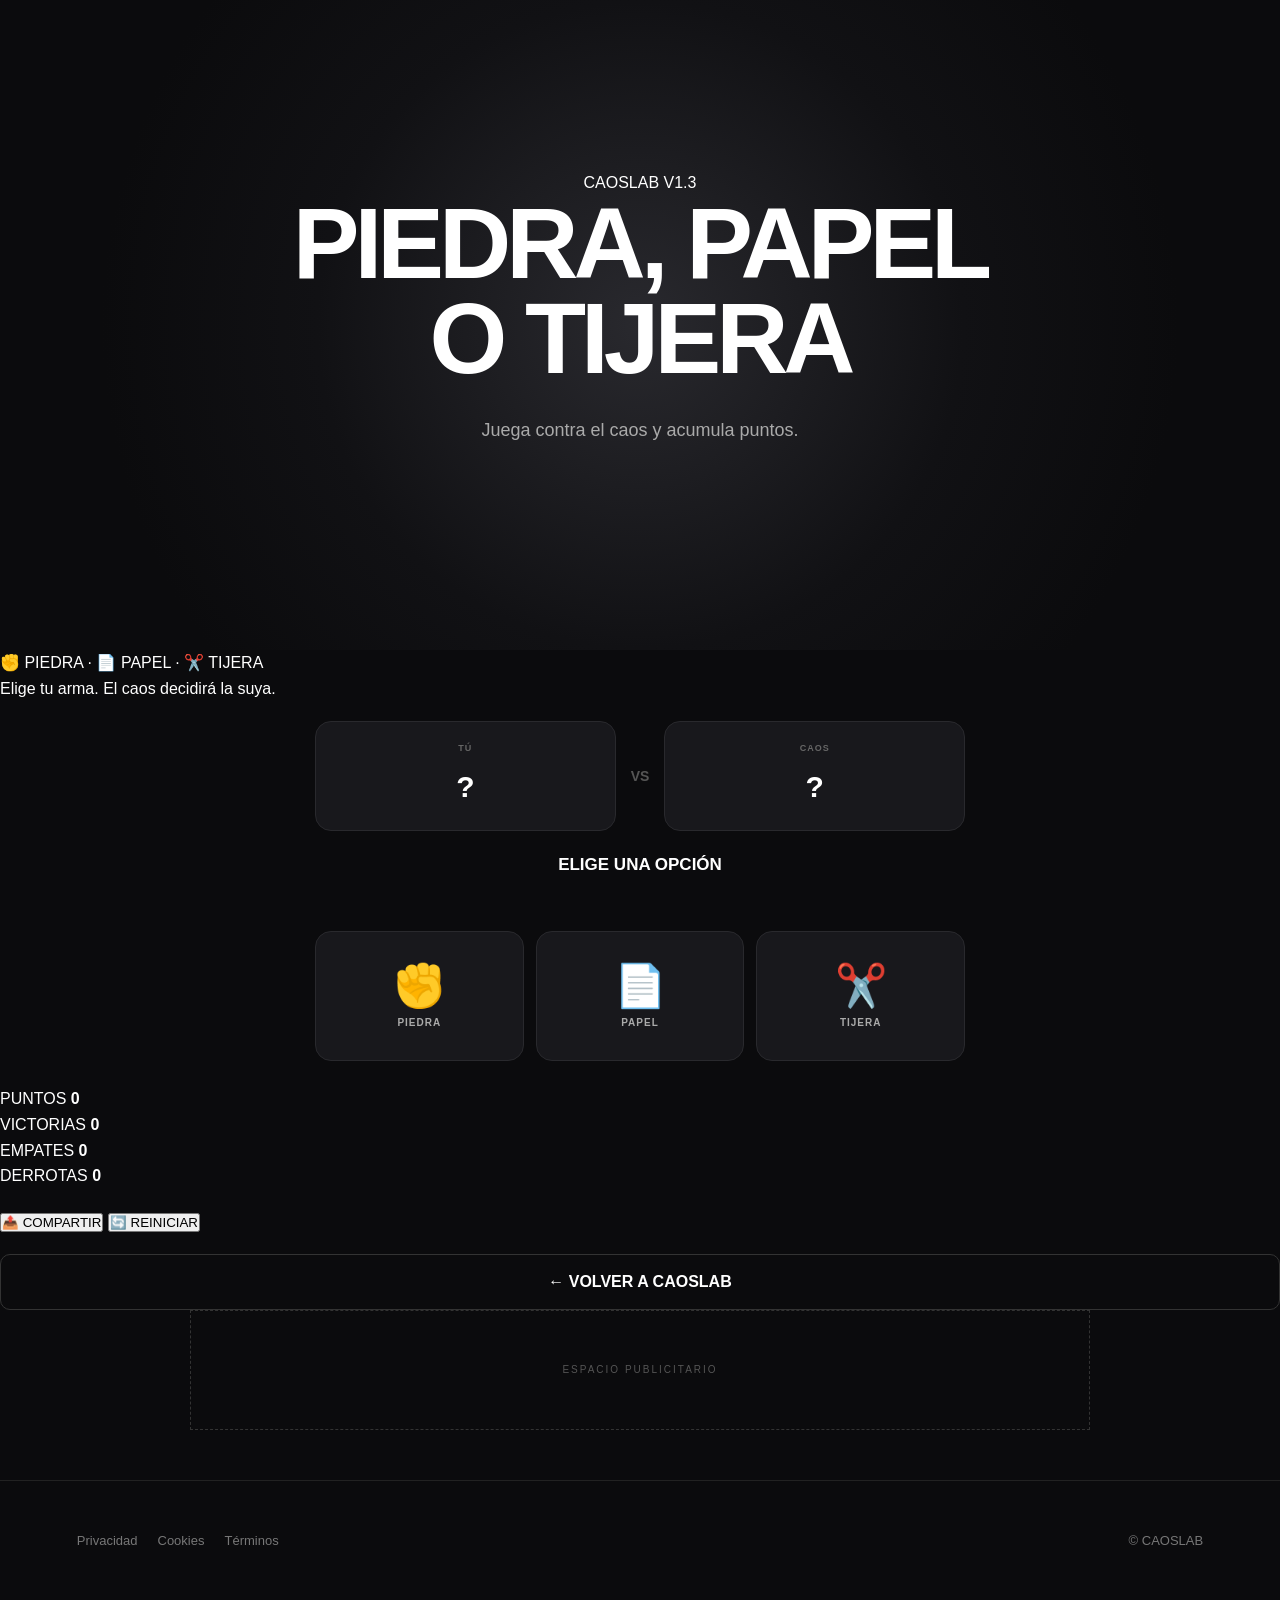
<file: games/rps.html>
<!DOCTYPE html>
<html lang="es">

<head>

    <meta charset="UTF-8">

    <meta
        name="viewport"
        content="width=device-width, initial-scale=1.0"
    >

    <meta
        name="description"
        content="CAOSLAB — Piedra, Papel o Tijera"
    >

    <meta
        name="theme-color"
        content="#0b0b0d"
    >

    <title>
        Piedra, Papel o Tijera — CAOSLAB
    </title>

    <link
        rel="stylesheet"
        href="../css/style.css"
    >

    <style>

        .rps-choices {
            width: 100%;
            max-width: 650px;
            margin: 25px auto;
            display: grid;
            grid-template-columns: repeat(3, 1fr);
            gap: 12px;
        }

        .rps-choice {
            min-height: 130px;
            padding: 18px 10px;
            box-sizing: border-box;
            border: 1px solid #29292d;
            border-radius: 16px;
            background: #18181c;
            color: white;
            cursor: pointer;
            font-family: inherit;
            transition:
                transform 0.18s ease,
                background 0.18s ease,
                border-color 0.18s ease;
        }

        .rps-choice:hover {
            transform: translateY(-3px);
            background: #1d1d21;
            border-color: #444449;
        }

        .rps-choice:active {
            transform: scale(0.97);
        }

        .rps-choice:disabled {
            opacity: 0.5;
            cursor: not-allowed;
            transform: none;
        }

        .rps-icon {
            display: block;
            margin-bottom: 10px;
            font-size: 42px;
            line-height: 1;
        }

        .rps-name {
            display: block;
            color: #aaa;
            font-size: 10px;
            font-weight: 900;
            letter-spacing: 1px;
        }

        .rps-battle {
            width: 100%;
            max-width: 650px;
            margin: 20px auto 0;
            display: grid;
            grid-template-columns: 1fr auto 1fr;
            align-items: center;
            gap: 15px;
        }

        .rps-player,
        .rps-computer {
            min-height: 110px;
            padding: 18px;
            box-sizing: border-box;
            display: flex;
            flex-direction: column;
            align-items: center;
            justify-content: center;
            background: #18181c;
            border: 1px solid #29292d;
            border-radius: 16px;
            text-align: center;
        }

        .rps-side-label {
            margin-bottom: 8px;
            color: #666;
            font-size: 9px;
            font-weight: 900;
            letter-spacing: 1px;
        }

        .rps-side-choice {
            color: white;
            font-size: 30px;
            font-weight: 900;
        }

        .rps-vs {
            color: #555;
            font-size: 14px;
            font-weight: 900;
        }

        .rps-message {
            min-height: 26px;
            margin-top: 20px;
            color: white;
            font-size: 17px;
            font-weight: 900;
            text-align: center;
        }

        .rps-round-points {
            min-height: 22px;
            margin-top: 6px;
            color: #aaa;
            font-size: 12px;
            font-weight: 900;
            text-align: center;
        }

        @media (max-width: 600px) {

            .rps-choices {
                gap: 8px;
            }

            .rps-choice {
                min-height: 110px;
                padding: 14px 6px;
            }

            .rps-icon {
                font-size: 34px;
            }

            .rps-battle {
                gap: 8px;
            }

            .rps-player,
            .rps-computer {
                min-height: 95px;
                padding: 12px 6px;
            }

            .rps-side-choice {
                font-size: 25px;
            }

        }

    </style>

</head>


<body>


    <!-- =====================================================
         CABECERA
         ===================================================== -->

    <header class="hero">

        <div class="hero-content">

            <div class="hero-badge">
                CAOSLAB V1.3
            </div>

            <h1>
                PIEDRA, PAPEL O TIJERA
            </h1>

            <p>
                Juega contra el caos y acumula puntos.
            </p>

        </div>

    </header>


    <!-- =====================================================
         JUEGO
         ===================================================== -->

    <main class="container">


        <section class="game-panel">


            <div class="game-result">

                <div class="result-title">
                    ✊ PIEDRA · 📄 PAPEL · ✂️ TIJERA
                </div>

                <p class="result-text">
                    Elige tu arma. El caos decidirá la suya.
                </p>

            </div>


            <!-- =================================================
                 BATALLA
                 ================================================= -->

            <div class="rps-battle">

                <div class="rps-player">

                    <div class="rps-side-label">
                        TÚ
                    </div>

                    <div
                        id="playerChoice"
                        class="rps-side-choice"
                    >
                        ?
                    </div>

                </div>


                <div class="rps-vs">
                    VS
                </div>


                <div class="rps-computer">

                    <div class="rps-side-label">
                        CAOS
                    </div>

                    <div
                        id="computerChoice"
                        class="rps-side-choice"
                    >
                        ?
                    </div>

                </div>

            </div>


            <!-- =================================================
                 RESULTADO
                 ================================================= -->

            <div
                id="message"
                class="rps-message"
            >
                ELIGE UNA OPCIÓN
            </div>


            <div
                id="roundPoints"
                class="rps-round-points"
            >
            </div>


            <!-- =================================================
                 OPCIONES
                 ================================================= -->

            <div class="rps-choices">


                <button
                    type="button"
                    class="rps-choice"
                    data-choice="rock"
                    aria-label="Piedra"
                >

                    <span class="rps-icon">
                        ✊
                    </span>

                    <span class="rps-name">
                        PIEDRA
                    </span>

                </button>


                <button
                    type="button"
                    class="rps-choice"
                    data-choice="paper"
                    aria-label="Papel"
                >

                    <span class="rps-icon">
                        📄
                    </span>

                    <span class="rps-name">
                        PAPEL
                    </span>

                </button>


                <button
                    type="button"
                    class="rps-choice"
                    data-choice="scissors"
                    aria-label="Tijera"
                >

                    <span class="rps-icon">
                        ✂️
                    </span>

                    <span class="rps-name">
                        TIJERA
                    </span>

                </button>


            </div>


            <!-- =================================================
                 MARCADOR
                 ================================================= -->

            <div class="score-board">

                <div class="score-item">

                    <span>
                        PUNTOS
                    </span>

                    <strong id="sessionScore">
                        0
                    </strong>

                </div>


                <div class="score-item">

                    <span>
                        VICTORIAS
                    </span>

                    <strong id="wins">
                        0
                    </strong>

                </div>


                <div class="score-item">

                    <span>
                        EMPATES
                    </span>

                    <strong id="draws">
                        0
                    </strong>

                </div>


                <div class="score-item">

                    <span>
                        DERROTAS
                    </span>

                    <strong id="losses">
                        0
                    </strong>

                </div>

            </div>


            <!-- =================================================
                 ACCIONES
                 ================================================= -->

            <div
                class="game-actions"
                style="margin-top:20px;"
            >

                <button
                    type="button"
                    id="shareButton"
                    class="secondary-button"
                >
                    📤 COMPARTIR
                </button>


                <button
                    type="button"
                    id="restartButton"
                    class="secondary-button"
                >
                    🔄 REINICIAR
                </button>


                <a
                    href="../index.html"
                    class="stats-button"
                >
                    ← VOLVER A CAOSLAB
                </a>

            </div>


        </section>


        <!-- =================================================
             PUBLICIDAD
             ================================================= -->

        <section class="ad-container">

            <div class="ad-placeholder">

                <span>
                    ESPACIO PUBLICITARIO
                </span>

            </div>

        </section>


    </main>


    <!-- =====================================================
         PIE
         ===================================================== -->

    <footer class="footer">

        <div class="footer-links">

            <a href="../privacy.html">
                Privacidad
            </a>

            <a href="../cookies.html">
                Cookies
            </a>

            <a href="../terms.html">
                Términos
            </a>

        </div>


        <p>

            ©
            <span id="year"></span>
            CAOSLAB

        </p>

    </footer>


    <!-- =====================================================
         ESTADÍSTICAS
         ===================================================== -->

    <script src="../js/stats.js"></script>


    <!-- =====================================================
         LÓGICA
         ===================================================== -->

    <script>

        (function () {

            "use strict";


            const choices = {
                rock: {
                    name: "PIEDRA",
                    icon: "✊"
                },
                paper: {
                    name: "PAPEL",
                    icon: "📄"
                },
                scissors: {
                    name: "TIJERA",
                    icon: "✂️"
                }
            };


            let sessionScore = 0;

            let wins = 0;

            let draws = 0;

            let losses = 0;

            let lastRoundPoints = 0;

            let lastResult = "";


            const choiceButtons =
                document.querySelectorAll(
                    ".rps-choice"
                );


            const playerChoice =
                document.getElementById(
                    "playerChoice"
                );


            const computerChoice =
                document.getElementById(
                    "computerChoice"
                );


            const message =
                document.getElementById(
                    "message"
                );


            const roundPoints =
                document.getElementById(
                    "roundPoints"
                );


            const sessionScoreElement =
                document.getElementById(
                    "sessionScore"
                );


            const winsElement =
                document.getElementById(
                    "wins"
                );


            const drawsElement =
                document.getElementById(
                    "draws"
                );


            const lossesElement =
                document.getElementById(
                    "losses"
                );


            const shareButton =
                document.getElementById(
                    "shareButton"
                );


            const restartButton =
                document.getElementById(
                    "restartButton"
                );


            /* ===============================================
               ELECCIÓN DEL CAOS
               =============================================== */

            function getComputerChoice() {

                const values =
                    Object.keys(
                        choices
                    );


                return values[
                    Math.floor(
                        Math.random() *
                        values.length
                    )
                ];

            }


            /* ===============================================
               RESULTADO
               =============================================== */

            function getResult(
                player,
                computer
            ) {

                if (
                    player === computer
                ) {

                    return "draw";

                }


                if (

                    (
                        player === "rock" &&
                        computer === "scissors"
                    ) ||

                    (
                        player === "paper" &&
                        computer === "rock"
                    ) ||

                    (
                        player === "scissors" &&
                        computer === "paper"
                    )

                ) {

                    return "win";

                }


                return "loss";

            }


            /* ===============================================
               PUNTOS
               =============================================== */

            function getRoundPoints(
                result
            ) {

                if (
                    result === "win"
                ) {

                    return 100;

                }


                if (
                    result === "draw"
                ) {

                    return 25;

                }


                return -25;

            }


            /* ===============================================
               JUGAR
               =============================================== */

            function play(
                player
            ) {

                const computer =
                    getComputerChoice();


                const result =
                    getResult(
                        player,
                        computer
                    );


                const points =
                    getRoundPoints(
                        result
                    );


                playerChoice.textContent =
                    choices[player].icon;


                computerChoice.textContent =
                    choices[computer].icon;


                lastRoundPoints =
                    points;


                lastResult =
                    result;


                if (
                    result === "win"
                ) {

                    wins += 1;

                    message.textContent =
                        "🎉 ¡HAS GANADO!";


                    roundPoints.textContent =
                        "+100 PUNTOS";

                }

                else if (
                    result === "draw"
                ) {

                    draws += 1;

                    message.textContent =
                        "🤝 EMPATE";


                    roundPoints.textContent =
                        "+25 PUNTOS";

                }

                else {

                    losses += 1;

                    message.textContent =
                        "💀 HAS PERDIDO";


                    roundPoints.textContent =
                        "-25 PUNTOS";

                }


                /*
                 * El marcador de la sesión nunca baja
                 * de cero.
                 */

                sessionScore =
                    Math.max(
                        0,
                        sessionScore + points
                    );


                sessionScoreElement.textContent =
                    sessionScore;


                winsElement.textContent =
                    wins;


                drawsElement.textContent =
                    draws;


                lossesElement.textContent =
                    losses;


                /*
                 * IMPORTANTE:
                 * Se registra únicamente la puntuación
                 * de ESTA ronda, no el acumulado.
                 */

                if (
                    window.CAOSLAB_STATS
                ) {

                    window.CAOSLAB_STATS.recordGame(
                        "rps",
                        result,
                        points
                    );

                }

            }


            /* ===============================================
               BOTONES
               =============================================== */

            choiceButtons.forEach(
                function (button) {

                    button.addEventListener(
                        "click",
                        function () {

                            play(
                                button.dataset.choice
                            );

                        }
                    );

                }
            );


            /* ===============================================
               REINICIAR
               =============================================== */

            restartButton.addEventListener(
                "click",
                function () {

                    sessionScore = 0;

                    wins = 0;

                    draws = 0;

                    losses = 0;

                    lastRoundPoints = 0;

                    lastResult = "";


                    playerChoice.textContent =
                        "?";


                    computerChoice.textContent =
                        "?";


                    message.textContent =
                        "ELIGE UNA OPCIÓN";


                    roundPoints.textContent =
                        "";


                    sessionScoreElement.textContent =
                        "0";


                    winsElement.textContent =
                        "0";


                    drawsElement.textContent =
                        "0";


                    lossesElement.textContent =
                        "0";

                }
</file>
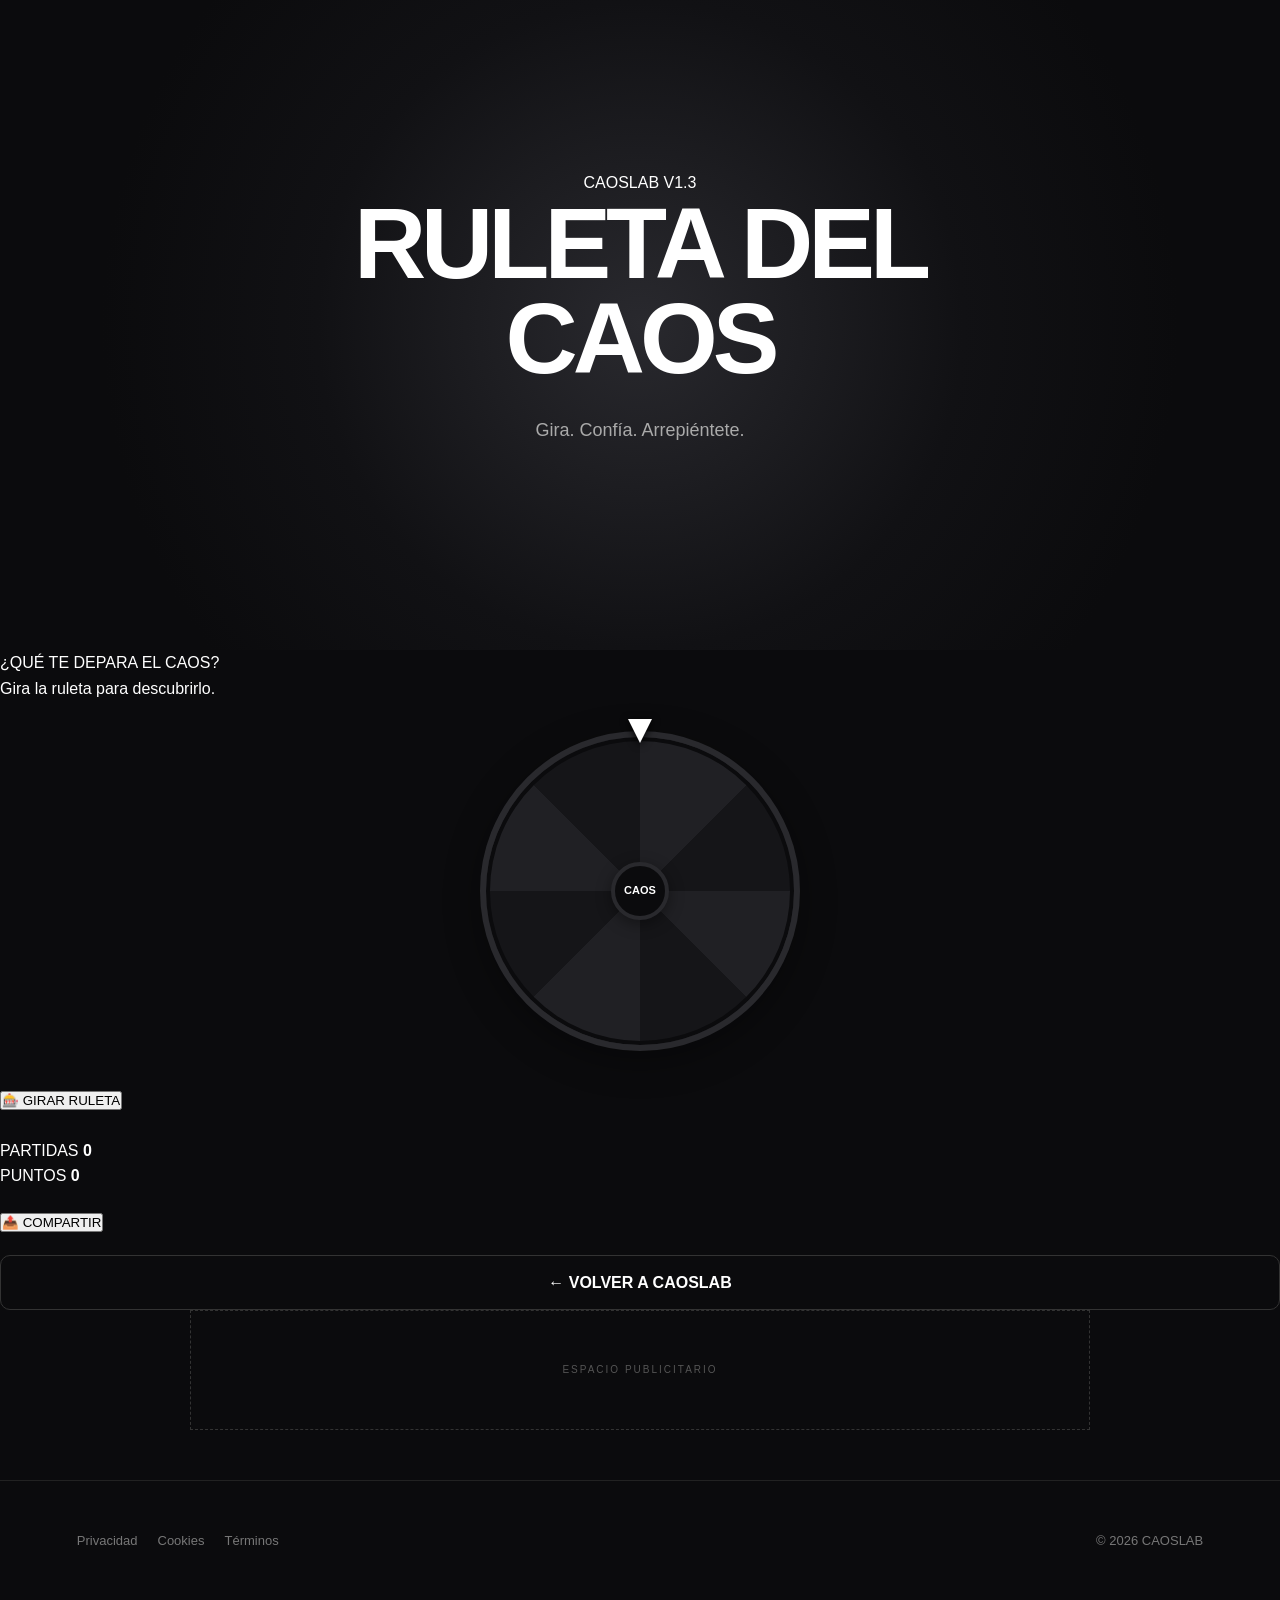
<file: games/ruleta.html>
<!DOCTYPE html>
<html lang="es">

<head>

    <meta charset="UTF-8">

    <meta
        name="viewport"
        content="width=device-width, initial-scale=1.0"
    >

    <meta
        name="description"
        content="CAOSLAB — Ruleta del Caos"
    >

    <meta
        name="theme-color"
        content="#0b0b0d"
    >

    <title>
        Ruleta del Caos — CAOSLAB
    </title>

    <link
        rel="stylesheet"
        href="../css/style.css"
    >

    <style>

        .roulette-wrapper {
            position: relative;
            width: min(320px, 80vw);
            height: min(320px, 80vw);
            margin: 30px auto;
        }

        .roulette-pointer {
            position: absolute;
            top: -12px;
            left: 50%;
            z-index: 5;
            width: 0;
            height: 0;
            border-left: 12px solid transparent;
            border-right: 12px solid transparent;
            border-top: 24px solid white;
            transform: translateX(-50%);
            filter: drop-shadow(0 2px 4px #000);
        }

        .roulette-wheel {
            width: 100%;
            height: 100%;
            overflow: hidden;
            border: 6px solid #29292d;
            border-radius: 50%;
            background:
                conic-gradient(
                    #202024 0deg 45deg,
                    #151518 45deg 90deg,
                    #202024 90deg 135deg,
                    #151518 135deg 180deg,
                    #202024 180deg 225deg,
                    #151518 225deg 270deg,
                    #202024 270deg 315deg,
                    #151518 315deg 360deg
                );
            box-sizing: border-box;
            transition: transform 3.2s cubic-bezier(.12,.75,.15,1);
            box-shadow:
                0 10px 35px rgba(0,0,0,.35),
                inset 0 0 0 4px #0b0b0d;
        }

        .roulette-center {
            position: absolute;
            top: 50%;
            left: 50%;
            z-index: 4;
            width: 58px;
            height: 58px;
            display: flex;
            align-items: center;
            justify-content: center;
            border: 4px solid #29292d;
            border-radius: 50%;
            background: #0b0b0d;
            color: white;
            font-size: 11px;
            font-weight: 900;
            transform: translate(-50%, -50%);
            box-shadow: 0 4px 15px rgba(0,0,0,.4);
        }

        .roulette-spin {
            margin-top: 10px;
        }

        .roulette-result {
            min-height: 80px;
        }

        .roulette-result strong {
            display: block;
            margin-bottom: 8px;
            color: white;
            font-size: 18px;
        }

        .roulette-result span {
            color: #aaa;
            font-size: 13px;
        }

        .roulette-points {
            margin-top: 10px;
            color: white;
            font-size: 20px;
            font-weight: 900;
        }

        @media (max-width: 420px) {

            .roulette-wrapper {
                margin-top: 25px;
                margin-bottom: 25px;
            }

            .roulette-center {
                width: 50px;
                height: 50px;
                font-size: 9px;
            }

        }

    </style>

</head>


<body>


    <!-- =====================================================
         CABECERA
         ===================================================== -->

    <header class="hero">

        <div class="hero-content">

            <div class="hero-badge">
                CAOSLAB V1.3
            </div>

            <h1>
                RULETA DEL CAOS
            </h1>

            <p>
                Gira. Confía. Arrepiéntete.
            </p>

        </div>

    </header>


    <!-- =====================================================
         JUEGO
         ===================================================== -->

    <main class="container">

        <section class="game-panel">


            <div
                class="game-result"
                id="result"
            >

                <div class="result-title">
                    ¿QUÉ TE DEPARA EL CAOS?
                </div>

                <p class="result-text">
                    Gira la ruleta para descubrirlo.
                </p>

            </div>


            <div class="roulette-wrapper">

                <div class="roulette-pointer"></div>

                <div
                    class="roulette-wheel"
                    id="wheel"
                ></div>

                <div class="roulette-center">
                    CAOS
                </div>

            </div>


            <button
                type="button"
                id="spinButton"
                class="game-button roulette-spin"
            >
                🎰 GIRAR RULETA
            </button>


            <div
                class="score-board"
                style="margin-top: 25px;"
            >

                <div class="score-item">

                    <span>
                        PARTIDAS
                    </span>

                    <strong id="plays">
                        0
                    </strong>

                </div>


                <div class="score-item">

                    <span>
                        PUNTOS
                    </span>

                    <strong id="sessionPoints">
                        0
                    </strong>

                </div>

            </div>


            <div
                class="game-actions"
                style="margin-top: 20px;"
            >

                <button
                    type="button"
                    id="shareButton"
                    class="secondary-button"
                >
                    📤 COMPARTIR
                </button>

                <a
                    href="../index.html"
                    class="stats-button"
                >
                    ← VOLVER A CAOSLAB
                </a>

            </div>


        </section>


        <!-- =================================================
             PUBLICIDAD
             ================================================= -->

        <section class="ad-container">

            <div class="ad-placeholder">

                <span>
                    ESPACIO PUBLICITARIO
                </span>

            </div>

        </section>

    </main>


    <!-- =====================================================
         PIE
         ===================================================== -->

    <footer class="footer">

        <div class="footer-links">

            <a href="../privacy.html">
                Privacidad
            </a>

            <a href="../cookies.html">
                Cookies
            </a>

            <a href="../terms.html">
                Términos
            </a>

        </div>

        <p>
            ©
            <span id="year"></span>
            CAOSLAB
        </p>

    </footer>


    <!-- =====================================================
         SCRIPTS
         ===================================================== -->

    <script src="../js/stats.js"></script>


    <script>

        (function () {

            "use strict";


            const outcomes = [

                {
                    text: "EL CAOS TE ODIA",
                    points: 10
                },

                {
                    text: "NADA ESPECIAL",
                    points: 25
                },

                {
                    text: "CAOS TOTAL",
                    points: 150
                },

                {
                    text: "HAS HECHO EL RIDÍCULO",
                    points: 50
                },

                {
                    text: "ERES EL ELEGIDO",
                    points: 120
                },

                {
                    text: "EL CAOS TE SONRÍE",
                    points: 75
                },

                {
                    text: "GOLPE DE SUERTE",
                    points: 90
                },

                {
                    text: "EL UNIVERSO PASA DE TI",
                    points: 10
                }

            ];


            const wheel =
                document.getElementById(
                    "wheel"
                );


            const spinButton =
                document.getElementById(
                    "spinButton"
                );


            const result =
                document.getElementById(
                    "result"
                );


            const playsElement =
                document.getElementById(
                    "plays"
                );


            const pointsElement =
                document.getElementById(
                    "sessionPoints"
                );


            const shareButton =
                document.getElementById(
                    "shareButton"
                );


            let isSpinning = false;

            let plays = 0;

            let sessionPoints = 0;

            let lastOutcome = null;


            /* ===============================================
               GIRAR
               =============================================== */

            spinButton.addEventListener(
                "click",
                function () {

                    if (isSpinning) {
                        return;
                    }


                    isSpinning = true;

                    spinButton.disabled = true;

                    spinButton.textContent =
                        "🎰 GIRANDO...";


                    const index =
                        Math.floor(
                            Math.random() *
                            outcomes.length
                        );


                    const outcome =
                        outcomes[index];


                    lastOutcome =
                        outcome;


                    const segment =
                        360 /
                        outcomes.length;


                    const targetAngle =
                        360 -
                        (
                            index * segment +
                            segment / 2
                        );


                    const rotations =
                        5 * 360;


                    const finalAngle =
                        rotations +
                        targetAngle;


                    wheel.style.transform =
                        "rotate(" +
                        finalAngle +
                        "deg)";


                    setTimeout(
                        function () {

                            plays += 1;

                            sessionPoints +=
                                outcome.points;


                            playsElement.textContent =
                                plays;


                            pointsElement.textContent =
                                sessionPoints;


                            result.innerHTML = `

                                <div class="result-title">
                                    RESULTADO
                                </div>

                                <div class="roulette-result">

                                    <strong>
                                        ${outcome.text}
                                    </strong>

                                    <span>
                                        Has conseguido
                                    </span>

                                    <div class="roulette-points">
                                        +${outcome.points} PUNTOS
                                    </div>

                                </div>

                            `;


                            /*
                             * Registrar únicamente
                             * esta tirada.
                             */

                            if (
                                window.CAOSLAB_STATS
                            ) {

                                window.CAOSLAB_STATS.recordGame(
                                    "ruleta",
                                    "play",
                                    outcome.points
                                );

                            }


                            isSpinning = false;

                            spinButton.disabled =
                                false;

                            spinButton.textContent =
                                "🎰 GIRAR RULETA";


                        },
                        3200
                    );

                }
            );


            /* ===============================================
               COMPARTIR
               =============================================== */

            shareButton.addEventListener(
                "click",
                async function () {

                    if (!lastOutcome) {

                        alert(
                            "Primero gira la ruleta."
                        );

                        return;

                    }


                    const text =
                        "En CAOSLAB me ha salido: " +
                        lastOutcome.text +
                        " y he conseguido " +
                        lastOutcome.points +
                        " puntos. 🎰";


                    try {

                        if (
                            navigator.share
                        ) {

                            await navigator.share({
                                title:
                                    "CAOSLAB — Ruleta del Caos",
                                text:
                                    text
                            });

                        }

                        else if (
                            navigator.clipboard
                        ) {

                            await navigator.clipboard.writeText(
                                text
                            );

                            alert(
                                "Resultado copiado al portapapeles."
                            );

                        }

                    } catch (error) {

                        if (
                            error.name !==
                            "AbortError"
                        ) {

                            console.error(
                                "CAOSLAB: error compartiendo",
                                error
                            );

                        }

                    }

                }
            );


            /* ===============================================
               AÑO
               =============================================== */

            const year =
                document.getElementById(
                    "year"
                );


            if (year) {

                year.textContent =
                    new Date().getFullYear();

            }

        })();

    </script>


</body>

</html>
</file>
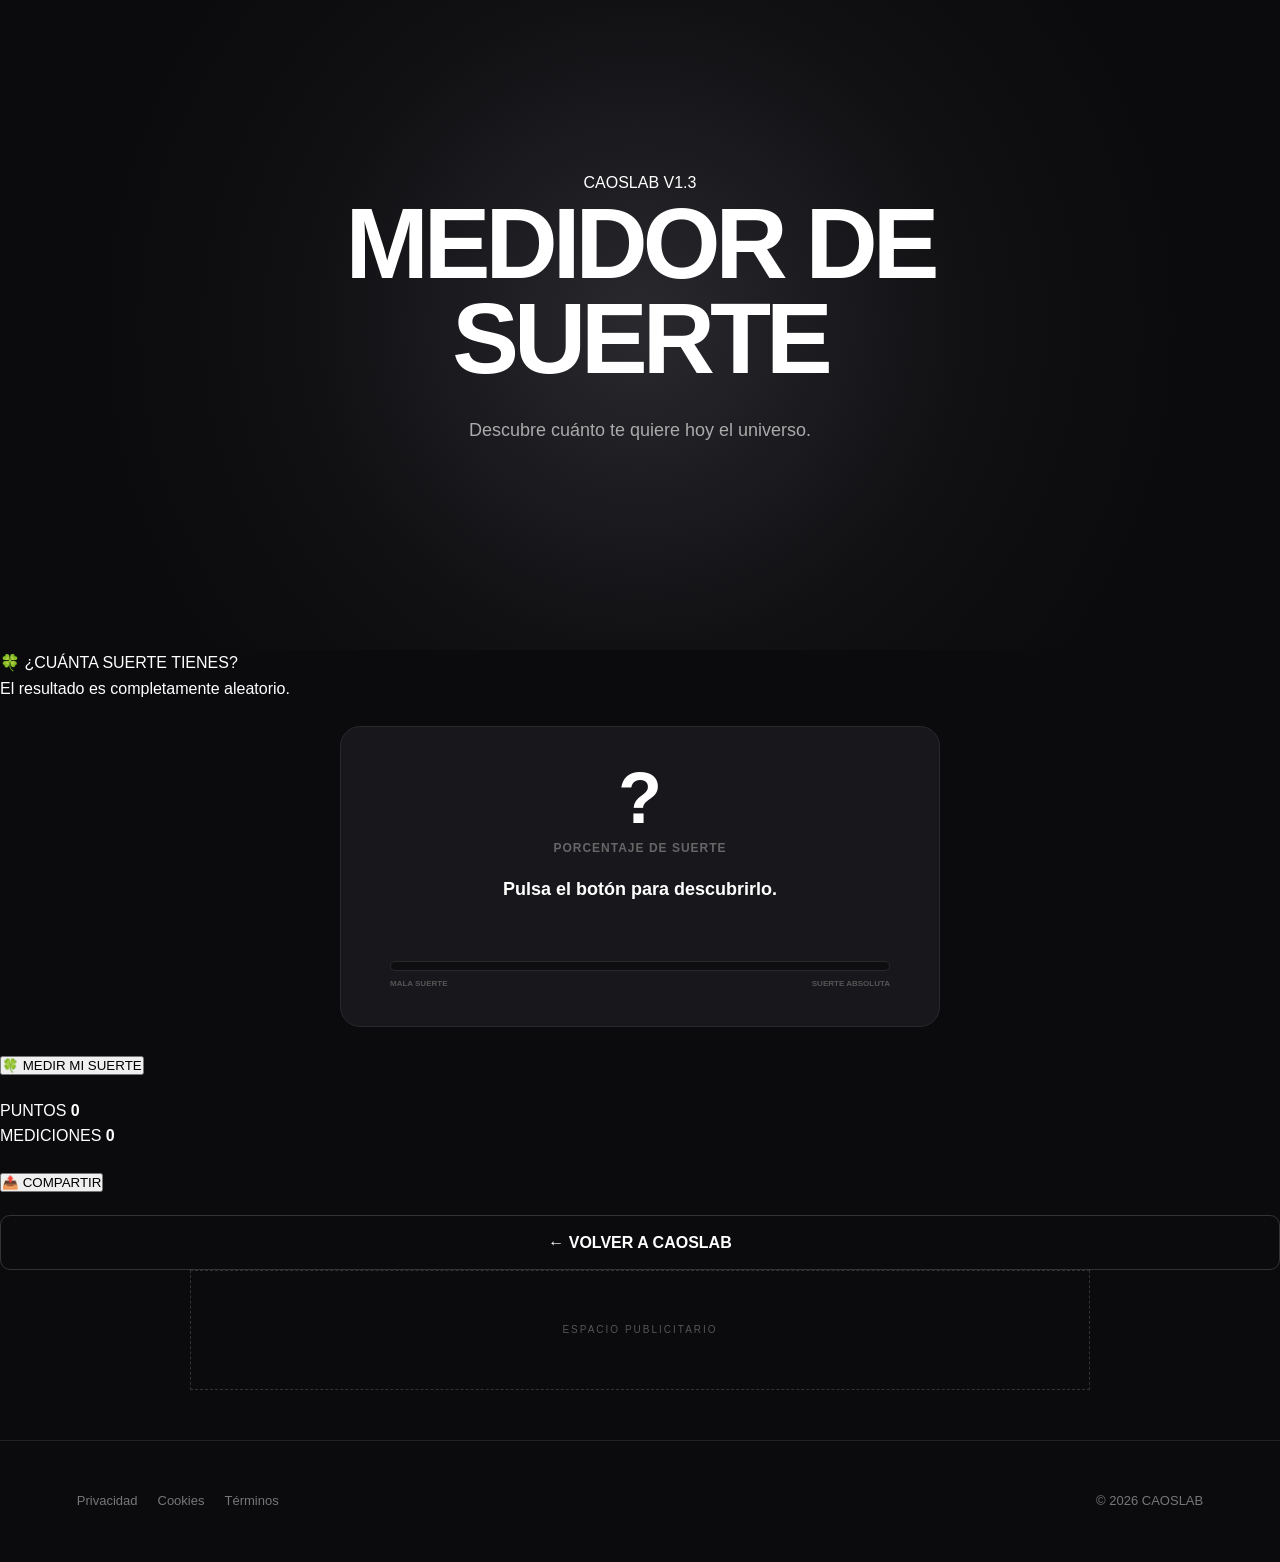
<file: games/suerte.html>
<!DOCTYPE html>
<html lang="es">

<head>

    <meta charset="UTF-8">

    <meta
        name="viewport"
        content="width=device-width, initial-scale=1.0"
    >

    <meta
        name="description"
        content="CAOSLAB — Medidor de Suerte"
    >

    <meta
        name="theme-color"
        content="#0b0b0d"
    >

    <title>
        Medidor de Suerte — CAOSLAB
    </title>

    <link
        rel="stylesheet"
        href="../css/style.css"
    >

    <style>

        .luck-result {
            width: 100%;
            max-width: 600px;
            margin: 25px auto;
            padding: 35px 20px;
            box-sizing: border-box;
            background: #18181c;
            border: 1px solid #29292d;
            border-radius: 20px;
            text-align: center;
        }

        .luck-number {
            color: white;
            font-size: 72px;
            font-weight: 900;
            line-height: 1;
        }

        .luck-percent {
            margin-top: 5px;
            color: #666;
            font-size: 12px;
            font-weight: 900;
            letter-spacing: 1px;
        }

        .luck-message {
            min-height: 28px;
            margin-top: 20px;
            color: white;
            font-size: 18px;
            font-weight: 900;
            line-height: 1.3;
        }

        .luck-points {
            min-height: 22px;
            margin-top: 8px;
            color: #aaa;
            font-size: 12px;
            font-weight: 900;
        }

        .luck-meter {
            width: 100%;
            max-width: 500px;
            height: 10px;
            margin: 25px auto 0;
            overflow: hidden;
            background: #0e0e10;
            border: 1px solid #29292d;
            border-radius: 999px;
        }

        .luck-meter-fill {
            width: 0%;
            height: 100%;
            background: #777;
            border-radius: inherit;
            transition: width 0.7s ease;
        }

        .luck-labels {
            width: 100%;
            max-width: 500px;
            margin: 7px auto 0;
            display: flex;
            justify-content: space-between;
            color: #555;
            font-size: 8px;
            font-weight: 900;
        }

        @media (max-width: 500px) {

            .luck-result {
                padding: 30px 15px;
            }

            .luck-number {
                font-size: 58px;
            }

            .luck-message {
                font-size: 16px;
            }

        }

    </style>

</head>


<body>


    <!-- =====================================================
         CABECERA
         ===================================================== -->

    <header class="hero">

        <div class="hero-content">

            <div class="hero-badge">
                CAOSLAB V1.3
            </div>

            <h1>
                MEDIDOR DE SUERTE
            </h1>

            <p>
                Descubre cuánto te quiere hoy el universo.
            </p>

        </div>

    </header>


    <!-- =====================================================
         JUEGO
         ===================================================== -->

    <main class="container">


        <section class="game-panel">


            <div class="game-result">

                <div class="result-title">
                    🍀 ¿CUÁNTA SUERTE TIENES?
                </div>

                <p class="result-text">
                    El resultado es completamente aleatorio.
                </p>

            </div>


            <!-- =================================================
                 RESULTADO
                 ================================================= -->

            <div class="luck-result">

                <div
                    id="luckNumber"
                    class="luck-number"
                >
                    ?
                </div>


                <div class="luck-percent">
                    PORCENTAJE DE SUERTE
                </div>


                <div
                    id="luckMessage"
                    class="luck-message"
                >
                    Pulsa el botón para descubrirlo.
                </div>


                <div
                    id="luckPoints"
                    class="luck-points"
                >
                </div>


                <div class="luck-meter">

                    <div
                        id="luckMeterFill"
                        class="luck-meter-fill"
                    >
                    </div>

                </div>


                <div class="luck-labels">

                    <span>
                        MALA SUERTE
                    </span>

                    <span>
                        SUERTE ABSOLUTA
                    </span>

                </div>

            </div>


            <!-- =================================================
                 BOTÓN
                 ================================================= -->

            <button
                type="button"
                id="luckButton"
                class="game-button"
            >
                🍀 MEDIR MI SUERTE
            </button>


            <!-- =================================================
                 MARCADOR
                 ================================================= -->

            <div
                class="score-board"
                style="margin-top:20px;"
            >

                <div class="score-item">

                    <span>
                        PUNTOS
                    </span>

                    <strong id="sessionPoints">
                        0
                    </strong>

                </div>


                <div class="score-item">

                    <span>
                        MEDICIONES
                    </span>

                    <strong id="plays">
                        0
                    </strong>

                </div>

            </div>


            <!-- =================================================
                 ACCIONES
                 ================================================= -->

            <div
                class="game-actions"
                style="margin-top:20px;"
            >

                <button
                    type="button"
                    id="shareButton"
                    class="secondary-button"
                >
                    📤 COMPARTIR
                </button>


                <a
                    href="../index.html"
                    class="stats-button"
                >
                    ← VOLVER A CAOSLAB
                </a>

            </div>


        </section>


        <!-- =================================================
             PUBLICIDAD
             ================================================= -->

        <section class="ad-container">

            <div class="ad-placeholder">

                <span>
                    ESPACIO PUBLICITARIO
                </span>

            </div>

        </section>


    </main>


    <!-- =====================================================
         PIE
         ===================================================== -->

    <footer class="footer">

        <div class="footer-links">

            <a href="../privacy.html">
                Privacidad
            </a>

            <a href="../cookies.html">
                Cookies
            </a>

            <a href="../terms.html">
                Términos
            </a>

        </div>


        <p>

            ©
            <span id="year"></span>
            CAOSLAB

        </p>

    </footer>


    <!-- =====================================================
         ESTADÍSTICAS
         ===================================================== -->

    <script src="../js/stats.js"></script>


    <!-- =====================================================
         LÓGICA
         ===================================================== -->

    <script>

        (function () {

            "use strict";


            let sessionPoints = 0;

            let sessionPlays = 0;

            let lastLuck = null;

            let lastPoints = 0;

            let lastMessage = "";


            const luckButton =
                document.getElementById(
                    "luckButton"
                );


            const luckNumber =
                document.getElementById(
                    "luckNumber"
                );


            const luckMessage =
                document.getElementById(
                    "luckMessage"
                );


            const luckPoints =
                document.getElementById(
                    "luckPoints"
                );


            const luckMeterFill =
                document.getElementById(
                    "luckMeterFill"
                );


            const sessionPointsElement =
                document.getElementById(
                    "sessionPoints"
                );


            const playsElement =
                document.getElementById(
                    "plays"
                );


            const shareButton =
                document.getElementById(
                    "shareButton"
                );


            /* ===============================================
               RESULTADO
               =============================================== */

            function getLuckResult(value) {

                if (value >= 95) {

                    return {
                        message:
                            "🍀 SUERTE ABSOLUTA. Hoy puedes desafiar al universo.",
                        points: 250
                    };

                }


                if (value >= 80) {

                    return {
                        message:
                            "✨ ¡MUCHA SUERTE! El caos te está sonriendo.",
                        points: 200
                    };

                }


                if (value >= 65) {

                    return {
                        message:
                            "😎 Buena suerte. Aprovecha el momento.",
                        points: 150
                    };

                }


                if (value >= 50) {

                    return {
                        message:
                            "🙂 Suerte normal. Ni mal ni bien.",
                        points: 100
                    };

                }


                if (value >= 35) {

                    return {
                        message:
                            "😐 El universo está indeciso contigo.",
                        points: 75
                    };

                }


                if (value >= 20) {

                    return {
                        message:
                            "😬 Hoy la suerte no está colaborando demasiado.",
                        points: 50
                    };

                }


                return {
                    message:
                        "💀 Mala suerte. El caos se ha acordado de ti.",
                    points: 25
                };

            }


            /* ===============================================
               MEDIR
               =============================================== */

            function measureLuck() {

                luckButton.disabled =
                    true;


                luckNumber.textContent =
                    "…";


                luckMessage.textContent =
                    "Consultando al universo…";


                luckPoints.textContent =
                    "";


                luckMeterFill.style.width =
                    "0%";


                setTimeout(
                    function () {

                        const value =
                            Math.floor(
                                Math.random() *
                                101
                            );


                        const result =
                            getLuckResult(
                                value
                            );


                        lastLuck =
                            value;

                        lastPoints =
                            result.points;

                        lastMessage =
                            result.message;


                        sessionPlays += 1;

                        sessionPoints +=
                            result.points;


                        playsElement.textContent =
                            sessionPlays;


                        sessionPointsElement.textContent =
                            sessionPoints;


                        luckNumber.textContent =
                            value;


                        luckMessage.textContent =
                            result.message;


                        luckPoints.textContent =
                            "+" +
                            result.points +
                            " PUNTOS";


                        /*
                         * La barra sigue exactamente
                         * el porcentaje obtenido.
                         */

                        luckMeterFill.style.width =
                            value + "%";


                        /*
                         * Cada medición cuenta como
                         * una partida.
                         */

                        if (
                            window.CAOSLAB_STATS
                        ) {

                            window.CAOSLAB_STATS.recordGame(
                                "suerte",
                                "play",
                                result.points
                            );

                        }


                        luckButton.disabled =
                            false;

                    },
                    800
                );

            }


            luckButton.addEventListener(
                "click",
                measureLuck
            );


            /* ===============================================
               COMPARTIR
               =============================================== */

            shareButton.addEventListener(
                "click",
                async function () {

                    if (
                        lastLuck === null
                    ) {

                        alert(
                            "Primero mide tu suerte."
                        );

                        return;

                    }


                    const text =
                        "Hoy tengo un " +
                        lastLuck +
                        "% de suerte en CAOSLAB: " +
                        lastMessage +
                        " +" +
                        lastPoints +
                        " puntos. 🍀";


                    try {

                        if (
                            navigator.share
                        ) {

                            await navigator.share({

                                title:
                                    "CAOSLAB — Medidor de Suerte",

                                text:
                                    text

                            });

                        }

                        else if (
                            navigator.clipboard
                        ) {

                            await navigator.clipboard.writeText(
                                text
                            );


                            alert(
                                "Resultado copiado al portapapeles."
                            );

                        }

                    } catch (error) {

                        if (
                            error.name !==
                            "AbortError"
                        ) {

                            console.error(
                                "CAOSLAB: error compartiendo",
                                error
                            );

                        }

                    }

                }
            );


            /* ===============================================
               AÑO
               =============================================== */

            const year =
                document.getElementById(
                    "year"
                );


            if (year) {

                year.textContent =
                    new Date().getFullYear();

            }

        })();

    </script>


</body>

</html>
</file>
<file: css/style.css>
* {
    box-sizing: border-box;
    margin: 0;
    padding: 0;
}

html {
    scroll-behavior: smooth;
}

body {
    font-family: Arial, Helvetica, sans-serif;
    background: #0b0b0d;
    color: #ffffff;
    line-height: 1.6;
}

a {
    color: inherit;
    text-decoration: none;
}


/* HEADER */

.header {
    width: 100%;
    min-height: 70px;
    padding: 0 6%;
    display: flex;
    align-items: center;
    justify-content: space-between;

    border-bottom: 1px solid #222;

    background: rgba(11, 11, 13, 0.95);

    position: sticky;
    top: 0;
    z-index: 100;
}

.logo {
    font-size: 24px;
    font-weight: 900;
    letter-spacing: -1px;
}

.logo span {
    color: #ff3b30;
}

.nav {
    display: flex;
    gap: 25px;
}

.nav a {
    color: #aaa;
    font-size: 14px;
    transition: 0.2s;
}

.nav a:hover {
    color: #fff;
}


/* HERO */

.hero {
    min-height: 650px;

    display: flex;
    align-items: center;
    justify-content: center;

    padding: 80px 20px;

    text-align: center;

    background:
        radial-gradient(
            circle at center,
            #29292e 0%,
            #111114 45%,
            #0b0b0d 75%
        );
}

.hero-content {
    max-width: 750px;
}

.badge {
    display: inline-block;

    padding: 7px 14px;

    margin-bottom: 25px;

    border: 1px solid #333;

    border-radius: 100px;

    color: #aaa;

    font-size: 11px;

    letter-spacing: 1px;
}

.hero h1 {
    font-size: clamp(50px, 10vw, 100px);

    line-height: 0.95;

    letter-spacing: -5px;

    margin-bottom: 30px;
}

.hero h1 span {
    color: #ff3b30;
}

.hero p {
    max-width: 600px;

    margin: 0 auto 35px;

    color: #aaa;

    font-size: 18px;
}


/* BUTTON */

.main-button {
    display: inline-block;

    padding: 16px 30px;

    border-radius: 10px;

    background: #ffffff;

    color: #000;

    font-weight: 800;

    transition:
        transform 0.2s,
        box-shadow 0.2s;
}

.main-button:hover {
    transform: translateY(-3px);

    box-shadow: 0 10px 30px rgba(255,255,255,0.15);
}


/* SECTIONS */

.section {
    max-width: 1100px;

    margin: auto;

    padding: 100px 20px;
}

.section-title {
    margin-bottom: 40px;
}

.section-title > span {
    color: #ff3b30;

    font-size: 13px;

    font-weight: bold;
}

.section-title h2 {
    margin-top: 5px;

    font-size: clamp(30px, 5vw, 50px);

    letter-spacing: -2px;
}

.section-title p {
    color: #777;
}


/* GAMES */

.games-grid {
    display: grid;

    grid-template-columns:
        repeat(3, 1fr);

    gap: 18px;
}

.game-card {
    position: relative;

    min-height: 250px;

    padding: 25px;

    display: flex;

    flex-direction: column;

    justify-content: space-between;

    background: #151518;

    border: 1px solid #29292d;

    border-radius: 18px;

    transition:
        transform 0.2s,
        border-color 0.2s,
        background 0.2s;
}

.game-card:hover {
    transform: translateY(-6px);

    border-color: #555;

    background: #1b1b1f;
}

.game-icon {
    font-size: 50px;
}

.game-info h3 {
    margin-bottom: 7px;

    font-size: 22px;
}

.game-info p {
    color: #888;

    font-size: 14px;
}

.arrow {
    position: absolute;

    right: 20px;

    bottom: 20px;

    font-size: 25px;

    color: #555;
}


/* AD PLACEHOLDER */

.ad-placeholder {
    max-width: 900px;

    min-height: 120px;

    margin: 0 auto 50px;

    padding: 25px;

    display: flex;

    flex-direction: column;

    align-items: center;

    justify-content: center;

    text-align: center;

    border: 1px dashed #333;

    color: #555;
}

.ad-placeholder span {
    font-size: 10px;

    letter-spacing: 2px;
}

.ad-placeholder p {
    font-size: 12px;
}


/* ABOUT */

.about-box {
    max-width: 750px;

    padding: 30px;

    background: #151518;

    border: 1px solid #29292d;

    border-radius: 15px;

    color: #aaa;
}

.about-box p + p {
    margin-top: 15px;
}


/* FOOTER */

.footer {
    padding: 50px 6%;

    display: grid;

    grid-template-columns:
        1fr auto;

    gap: 30px;

    border-top: 1px solid #222;

    color: #777;
}

.footer strong {
    color: #fff;
}

.footer p {
    font-size: 13px;
}

.footer-links {
    display: flex;

    gap: 20px;

    font-size: 13px;
}

.footer-links a:hover {
    color: #fff;
}

.copyright {
    grid-column: 1 / -1;

    padding-top: 20px;

    border-top: 1px solid #222;

    font-size: 12px;
}


/* MOBILE */

@media (max-width: 750px) {

    .header {
        padding: 0 20px;
    }

    .nav {
        display: none;
    }

    .hero {
        min-height: 600px;

        padding: 60px 20px;
    }

    .hero h1 {
        letter-spacing: -3px;
    }

    .hero p {
        font-size: 16px;
    }

    .games-grid {
        grid-template-columns: 1fr;
    }

    .game-card {
        min-height: 210px;
    }

    .section {
        padding: 70px 20px;
    }

    .footer {
        grid-template-columns: 1fr;
    }

    .copyright {
        grid-column: auto;
    }

}/* V1.1 */

.game-card {
    overflow: hidden;
}

.game-card::after {
    content: "";
    position: absolute;

    inset: 0;

    pointer-events: none;

    border-radius: 18px;

    opacity: 0;

    transition: opacity 0.2s;
}

.game-card:hover::after {
    opacity: 1;
}

@media (max-width: 500px) {

    .game-card {
        min-height: 190px;
    }

    .game-icon {
        font-size: 42px;
    }

}/* =========================================================
   CAOSLAB V1.2
   ESTADÍSTICAS
   ========================================================= */

.stats-panel {

    width: 100%;

    max-width: 900px;

    margin: 0 auto 60px;

    padding: 25px;

    background: #111114;

    border: 1px solid #29292d;

    border-radius: 20px;

}


.stats-title {

    display: flex;

    align-items: center;

    justify-content: center;

    gap: 10px;

    margin-bottom: 25px;

}


.stats-title span {

    font-size: 25px;

}


.stats-title h2 {

    margin: 0;

    font-size: 20px;

}


.stats-grid {

    display: grid;

    grid-template-columns:
        repeat(3, 1fr);

    gap: 15px;

}


.stat-card {

    padding: 20px 10px;

    text-align: center;

    background: #18181c;

    border: 1px solid #29292d;

    border-radius: 15px;

    transition:
        transform 0.2s,
        border-color 0.2s;

}


.stat-card:hover {

    transform: translateY(-3px);

    border-color: #444449;

}


.stat-icon {

    font-size: 25px;

    margin-bottom: 8px;

}


.stat-value {

    font-size: 30px;

    font-weight: 900;

}


.stat-label {

    margin-top: 5px;

    color: #777;

    font-size: 11px;

    font-weight: bold;

    letter-spacing: 1px;

}


.stats-button {

    display: block;

    width: 100%;

    margin-top: 20px;

    padding: 14px;

    text-align: center;

    text-decoration: none;

    border: 1px solid #333;

    border-radius: 10px;

    color: white;

    background: transparent;

    font-weight: bold;

    transition: background 0.2s;

}


.stats-button:hover {

    background: #1c1c20;

}



/* ---------------------------------------------------------
   MÓVIL
   --------------------------------------------------------- */

@media (max-width: 500px) {

    .stats-panel {

        padding: 20px 15px;

        margin-bottom: 45px;

    }


    .stats-grid {

        gap: 8px;

    }


    .stat-card {

        padding: 15px 5px;

    }


    .stat-icon {

        font-size: 21px;

    }


    .stat-value {

        font-size: 24px;

    }


    .stat-label {

        font-size: 9px;

    }

}/* =========================================================
   CAOSLAB V1.2
   ESTADÍSTICAS
   ========================================================= */

.stats-panel {

    width: 100%;

    max-width: 900px;

    margin: 0 auto 60px;

    padding: 25px;

    background: #111114;

    border: 1px solid #29292d;

    border-radius: 20px;

}


.stats-title {

    display: flex;

    align-items: center;

    justify-content: center;

    gap: 10px;

    margin-bottom: 25px;

}


.stats-title span {

    font-size: 25px;

}


.stats-title h2 {

    margin: 0;

    font-size: 20px;

}


.stats-grid {

    display: grid;

    grid-template-columns:
        repeat(3, 1fr);

    gap: 15px;

}


.stat-card {

    padding: 20px 10px;

    text-align: center;

    background: #18181c;

    border: 1px solid #29292d;

    border-radius: 15px;

    transition:
        transform 0.2s,
        border-color 0.2s;

}


.stat-card:hover {

    transform: translateY(-3px);

    border-color: #444449;

}


.stat-icon {

    font-size: 25px;

    margin-bottom: 8px;

}


.stat-value {

    font-size: 30px;

    font-weight: 900;

}


.stat-label {

    margin-top: 5px;

    color: #777;

    font-size: 11px;

    font-weight: bold;

    letter-spacing: 1px;

}


.stats-button {

    display: block;

    width: 100%;

    margin-top: 20px;

    padding: 14px;

    text-align: center;

    text-decoration: none;

    border: 1px solid #333;

    border-radius: 10px;

    color: white;

    background: transparent;

    font-weight: bold;

    transition: background 0.2s;

}


.stats-button:hover {

    background: #1c1c20;

}



/* ---------------------------------------------------------
   MÓVIL
   --------------------------------------------------------- */

@media (max-width: 500px) {

    .stats-panel {

        padding: 20px 15px;

        margin-bottom: 45px;

    }


    .stats-grid {

        gap: 8px;

    }


    .stat-card {

        padding: 15px 5px;

    }


    .stat-icon {

        font-size: 21px;

    }


    .stat-value {

        font-size: 24px;

    }


    .stat-label {

        font-size: 9px;

    }

}/* =========================================================
   CAOSLAB V1.3
   CENTRO DE PROGRESO
   ========================================================= */


/* ---------------------------------------------------------
   PANEL DE PROGRESO
   --------------------------------------------------------- */

.progress-panel {

    width: 100%;

    max-width: 900px;

    margin: 0 auto 30px;

    padding: 25px;

    background: #111114;

    border: 1px solid #29292d;

    border-radius: 20px;

}


.progress-header {

    display: flex;

    align-items: flex-end;

    justify-content: space-between;

    gap: 20px;

    margin-bottom: 15px;

}


.progress-header > div:first-child {

    display: flex;

    align-items: baseline;

    gap: 10px;

}


.progress-small {

    color: #777;

    font-size: 11px;

    font-weight: bold;

    letter-spacing: 1px;

}


#playerLevel {

    font-size: 32px;

    font-weight: 900;

}


.progress-points {

    color: #888;

    font-size: 13px;

    font-weight: bold;

}


#currentPoints {

    color: white;

}


.progress-bar {

    width: 100%;

    height: 14px;

    overflow: hidden;

    background: #1c1c20;

    border: 1px solid #29292d;

    border-radius: 20px;

}


.progress-fill {

    width: 0%;

    height: 100%;

    background: white;

    border-radius: 20px;

    transition: width 0.5s ease;

}


.progress-message {

    margin: 12px 0 0;

    color: #777;

    text-align: center;

    font-size: 13px;

}



/* ---------------------------------------------------------
   LOGROS
   --------------------------------------------------------- */

.achievements-panel {

    width: 100%;

    max-width: 900px;

    margin: 0 auto 30px;

    padding: 25px;

    background: #111114;

    border: 1px solid #29292d;

    border-radius: 20px;

}


.achievements-list {

    display: grid;

    grid-template-columns:
        repeat(2, 1fr);

    gap: 12px;

}


.achievement {

    display: flex;

    align-items: center;

    gap: 14px;

    min-height: 70px;

    padding: 14px;

    border-radius: 14px;

    border: 1px solid #29292d;

    background: #18181c;

}


.achievement-icon {

    display: flex;

    align-items: center;

    justify-content: center;

    width: 42px;

    height: 42px;

    flex-shrink: 0;

    border-radius: 12px;

    background: #222226;

    font-size: 21px;

}


.achievement strong {

    display: block;

    margin-bottom: 5px;

    font-size: 14px;

}


.achievement span {

    display: block;

    color: #777;

    font-size: 10px;

    font-weight: bold;

    letter-spacing: 0.8px;

}


.achievement.locked {

    opacity: 0.45;

}


.achievement.unlocked {

    border-color: #3a3a40;

}


.achievement.unlocked .achievement-icon {

    background: #29292f;

}



/* ---------------------------------------------------------
   ESTADÍSTICAS INDIVIDUALES DE JUEGOS
   --------------------------------------------------------- */

.game-stats-panel {

    width: 100%;

    max-width: 900px;

    margin: 0 auto 30px;

    padding: 25px;

    background: #111114;

    border: 1px solid #29292d;

    border-radius: 20px;

}


.games-stats-list {

    display: flex;

    flex-direction: column;

    gap: 10px;

}


.game-stat-row {

    display: flex;

    align-items: center;

    justify-content: space-between;

    gap: 15px;

    padding: 15px;

    background: #18181c;

    border: 1px solid #29292d;

    border-radius: 12px;

}


.game-stat-name {

    min-width: 0;

}


.game-stat-name strong {

    display: block;

    font-size: 14px;

}


.game-stat-data {

    display: flex;

    align-items: center;

    justify-content: flex-end;

    flex-wrap: wrap;

    gap: 8px;

}


.game-stat-data span {

    padding: 6px 8px;

    color: #aaa;

    background: #222226;

    border-radius: 7px;

    font-size: 10px;

    font-weight: bold;

}



/* ---------------------------------------------------------
   ACCIONES
   --------------------------------------------------------- */

.stats-actions {

    width: 100%;

    max-width: 900px;

    margin: 0 auto 60px;

    display: flex;

    flex-direction: column;

    gap: 10px;

}


.danger-button {

    width: 100%;

    padding: 14px;

    border: 1px solid #3a2929;

    border-radius: 10px;

    background: #171313;

    color: #d8aaaa;

    font-family: inherit;

    font-size: 13px;

    font-weight: bold;

    cursor: pointer;

    transition:
        background 0.2s,
        border-color 0.2s;

}


.danger-button:hover {

    background: #211717;

    border-color: #593838;

}



/* ---------------------------------------------------------
   CENTRO DE PROGRESO

/* =========================================================
   CAOSLAB V1.3
   MINI PROGRESO — NIVEL + RACHA
   ========================================================= */

.progress-mini {
    width: 100%;
    margin: 18px 0;
    padding: 14px 18px;

    display: flex;
    align-items: center;
    justify-content: center;

    background: #18181c;
    border: 1px solid #29292d;
    border-radius: 14px;
}

.progress-mini-item {
    flex: 1;

    display: flex;
    align-items: center;
    justify-content: center;
    gap: 10px;
}

.progress-mini-label {
    color: #777;
    font-size: 10px;
    font-weight: 900;
    letter-spacing: 1px;
}

.progress-mini-value {
    min-width: 28px;

    color: white;
    font-size: 20px;
    font-weight: 900;

    text-align: center;
}

.progress-mini-divider {
    width: 1px;
    height: 28px;

    background: #29292d;
}


/* =========================================================
   EFECTO HOVER
   ========================================================= */

.progress-mini:hover {
    border-color: #3a3a40;
    background: #1b1b20;
}

.progress-mini-value {
    transition: transform 0.2s ease;
}

.progress-mini:hover .progress-mini-value {
    transform: scale(1.08);
}


/* =========================================================
   MÓVIL
   ========================================================= */

@media (max-width: 600px) {

    .progress-mini {
        padding: 13px 10px;
    }

    .progress-mini-item {
        gap: 7px;
    }

    .progress-mini-label {
        font-size: 9px;
        letter-spacing: 0.7px;
    }

    .progress-mini-value {
        font-size: 18px;
    }

    .progress-mini-divider {
        height: 24px;
    }

}/* =========================================================
   CAOSLAB V1.3
   RACHA + MEJORA DE LOGROS
   ========================================================= */

.streak-panel {
    width: 100%;
    max-width: 900px;
    margin: 0 auto 30px;
    padding: 25px;

    background: #111114;
    border: 1px solid #29292d;
    border-radius: 20px;
}


/* =========================================================
   TÍTULOS DE SECCIÓN
   ========================================================= */

.streak-panel .stats-title,
.stats-panel .stats-title,
.achievements-panel .stats-title,
.game-stats-panel .stats-title {
    margin-bottom: 18px;
}


/* =========================================================
   LOGROS
   ========================================================= */

.achievement small {
    display: block;

    margin-top: 6px;

    color: #666;
    font-size: 9px;
    font-weight: 900;
    letter-spacing: 0.8px;
}

.achievement.unlocked small {
    color: #aaa;
}

.achievement.locked small {
    color: #555;
}


/* =========================================================
   ANIMACIÓN DE LOGRO DESBLOQUEADO
   ========================================================= */

.achievement.unlocked {
    transition:
        transform 0.2s ease,
        background 0.2s ease,
        border-color 0.2s ease;
}

.achievement.unlocked:hover {
    transform: translateY(-2px);
    background: #1c1c21;
    border-color: #44444a;
}


/* =========================================================
   ICONO DE LOGRO
   ========================================================= */

.achievement-icon {
    transition:
        transform 0.2s ease,
        background 0.2s ease;
}

.achievement.unlocked:hover .achievement-icon {
    transform: scale(1.08);
}


/* =========================================================
   RACHA — EFECTO VISUAL
   ========================================================= */

.streak-panel .stat-card {
    transition:
        transform 0.2s ease,
        border-color 0.2s ease,
        background 0.2s ease;
}

.streak-panel .stat-card:hover {
    transform: translateY(-2px);
    background: #18181d;
    border-color: #3a3a40;
}


/* =========================================================
   BARRA DE NIVEL
   ========================================================= */

.progress-fill {
    min-width: 0;
}


/* =========================================================
   ESTADÍSTICAS DE JUEGOS
   ========================================================= */

.game-stat-row {
    transition:
        transform 0.2s ease,
        border-color 0.2s ease,
        background 0.2s ease;
}

.game-stat-row:hover {
    transform: translateX(2px);
    background: #1b1b20;
    border-color: #38383e;
}

.game-stat-data span {
    white-space: nowrap;
}


/* =========================================================
   BOTÓN VOLVER
   ========================================================= */

.stats-actions .stats-button {
    display: block;

    width: 100%;

    box-sizing: border-box;

    text-align: center;
}


/* =========================================================
   MÓVIL
   ========================================================= */

@media (max-width: 600px) {

    .streak-panel {
        padding: 20px 15px;
    }

    .streak-panel .stats-grid {
        grid-template-columns: repeat(2, 1fr);
    }

    .achievement small {
        font-size: 8px;
    }

}


/* =========================================================
   MÓVILES MUY PEQUEÑOS
   ========================================================= */

@media (max-width: 380px) {

    .streak-panel .stats-grid {
        grid-template-columns: 1fr;
    }

    .progress-mini {
        flex-direction: column;
        gap: 10px;
    }

    .progress-mini-divider {
        width: 60%;
        height: 1px;
    }

    .progress-mini-item {
        width: 100%;
    }
/* =========================================================
   CAOSLAB V1.3
   PULIDO FINAL DEL CENTRO DE PROGRESO
   ========================================================= */


/* =========================================================
   BOTÓN CENTRO DE PROGRESO
   ========================================================= */

.stats-button {
    display: inline-flex;
    align-items: center;
    justify-content: center;
    gap: 8px;
    box-sizing: border-box;
    text-decoration: none;
    transition:
        transform 0.2s ease,
        background 0.2s ease,
        border-color 0.2s ease;
}

.stats-button:hover {
    transform: translateY(-2px);
}


/* =========================================================
   PANEL GENERAL DE ESTADÍSTICAS
   ========================================================= */

.stats-panel {
    width: 100%;
    max-width: 900px;
    margin: 0 auto 30px;
    padding: 25px;
    box-sizing: border-box;
    background: #111114;
    border: 1px solid #29292d;
    border-radius: 20px;
}

.stats-title {
    color: #888;
    font-size: 11px;
    font-weight: 900;
    letter-spacing: 1.2px;
}


/* =========================================================
   GRID DE ESTADÍSTICAS
   ========================================================= */

.stats-grid {
    display: grid;
    grid-template-columns: repeat(3, 1fr);
    gap: 12px;
}

.stats-panel .stats-grid {
    margin-top: 18px;
}

.stat-card {
    min-width: 0;
    padding: 18px 12px;
    box-sizing: border-box;
    text-align: center;
    background: #18181c;
    border: 1px solid #29292d;
    border-radius: 14px;
    transition:
        transform 0.2s ease,
        background 0.2s ease,
        border-color 0.2s ease;
}

.stat-card:hover {
    transform: translateY(-2px);
    background: #1b1b20;
    border-color: #3a3a40;
}

.stat-icon {
    margin-bottom: 8px;
    font-size: 20px;
}

.stat-value {
    color: white;
    font-size: 24px;
    font-weight: 900;
    line-height: 1;
}

.stat-label {
    margin-top: 8px;
    color: #666;
    font-size: 9px;
    font-weight: 900;
    letter-spacing: 0.8px;
}


/* =========================================================
   MINI PROGRESO DE LA PÁGINA PRINCIPAL
   ========================================================= */

.progress-mini {
    max-width: 900px;
    margin-left: auto;
    margin-right: auto;
}


/* =========================================================
   RESPONSIVE
   ========================================================= */

@media (max-width: 700px) {

    .stats-panel {
        padding: 20px 15px;
    }

    .stats-grid {
        grid-template-columns: repeat(2, 1fr);
    }

}


@media (max-width: 420px) {

    .stats-grid {
        gap: 8px;
    }

    .stat-card {
        padding: 15px 8px;
    }

    .stat-icon {
        font-size: 18px;
    }

    .stat-value {
        font-size: 21px;
    }

    .stat-label {
        font-size: 8px;
        letter-spacing: 0.5px;
    }

}


/* =========================================================
   ACCESIBILIDAD
   ========================================================= */

button:focus-visible,
a:focus-visible,
input:focus-visible {
    outline: 2px solid #777;
    outline-offset: 3px;
}


/* =========================================================
   REDUCIR ANIMACIONES SI EL SISTEMA LO SOLICITA
   ========================================================= */

@media (prefers-reduced-motion: reduce) {

    *,
    *::before,
    *::after {
        scroll-behavior: auto !important;
        transition-duration: 0.01ms !important;
        animation-duration: 0.01ms !important;
        animation-iteration-count: 1 !important;
    }

}
}
</file>
